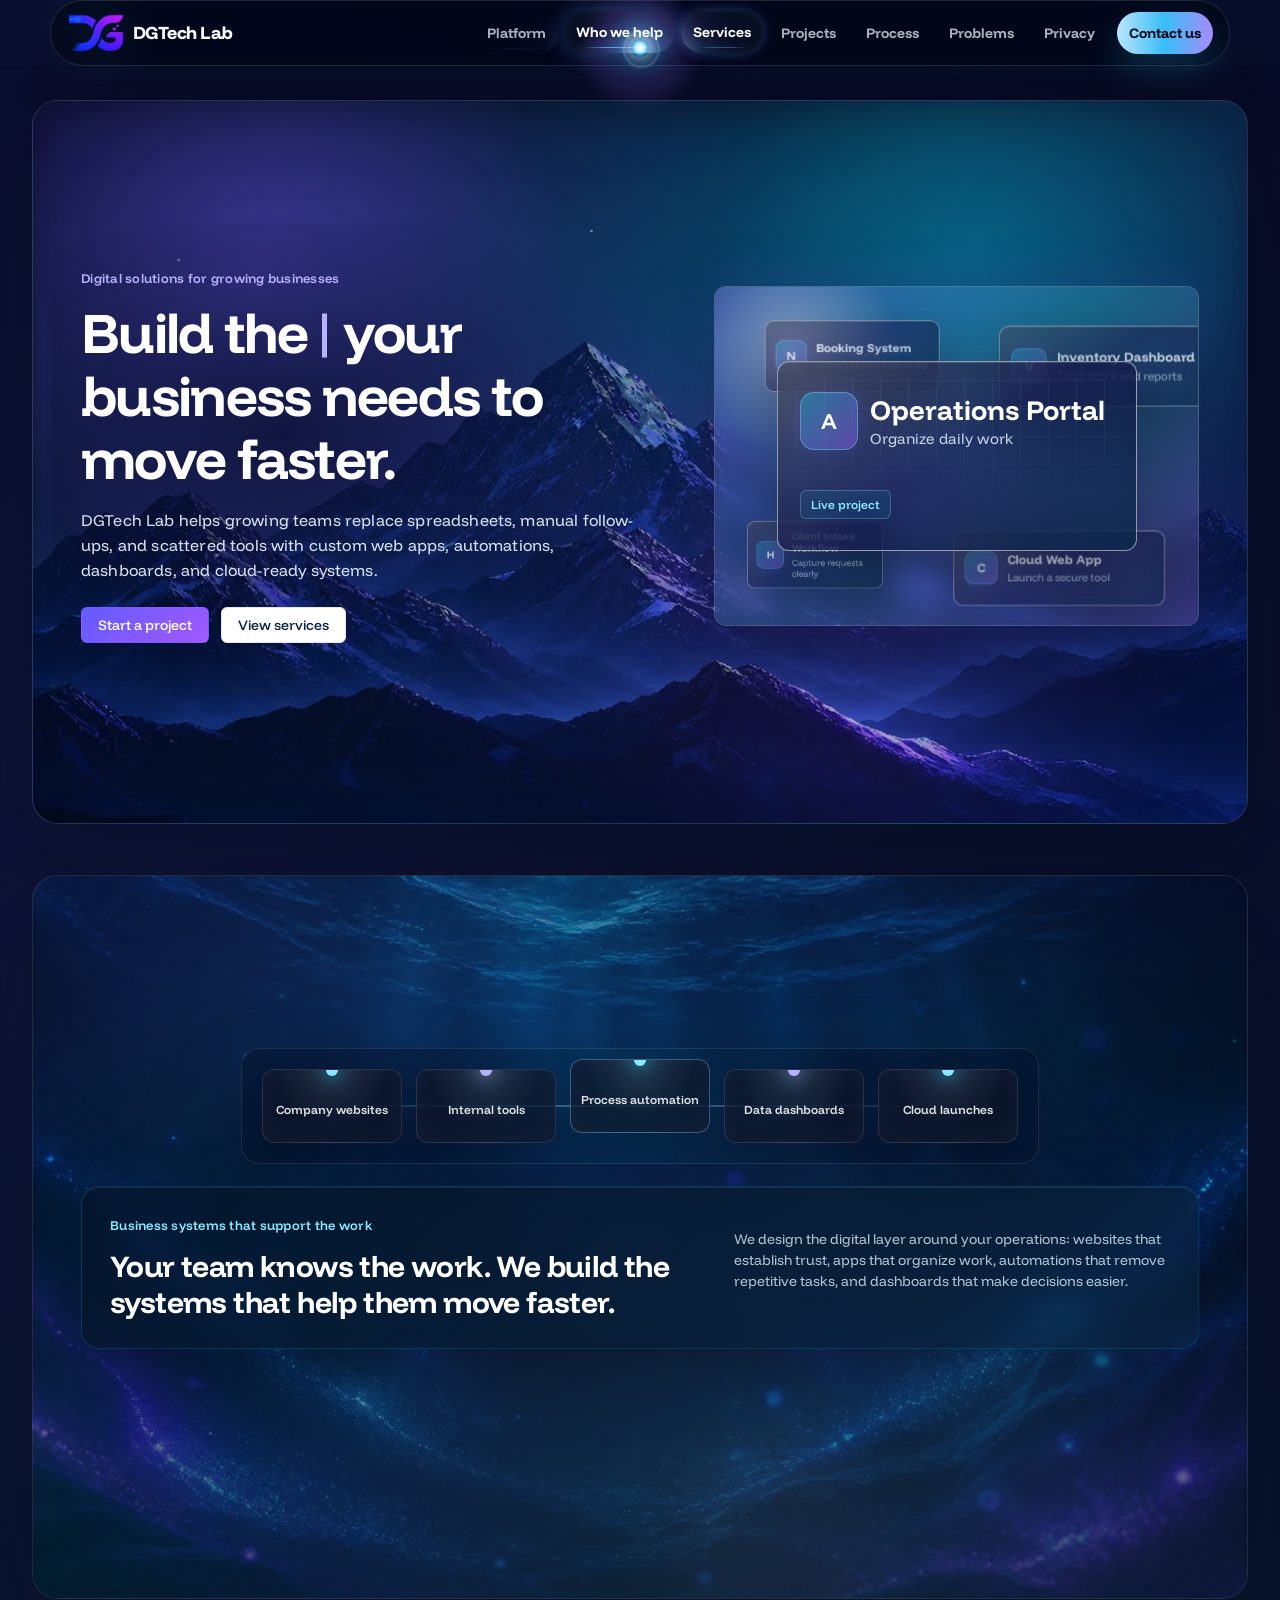
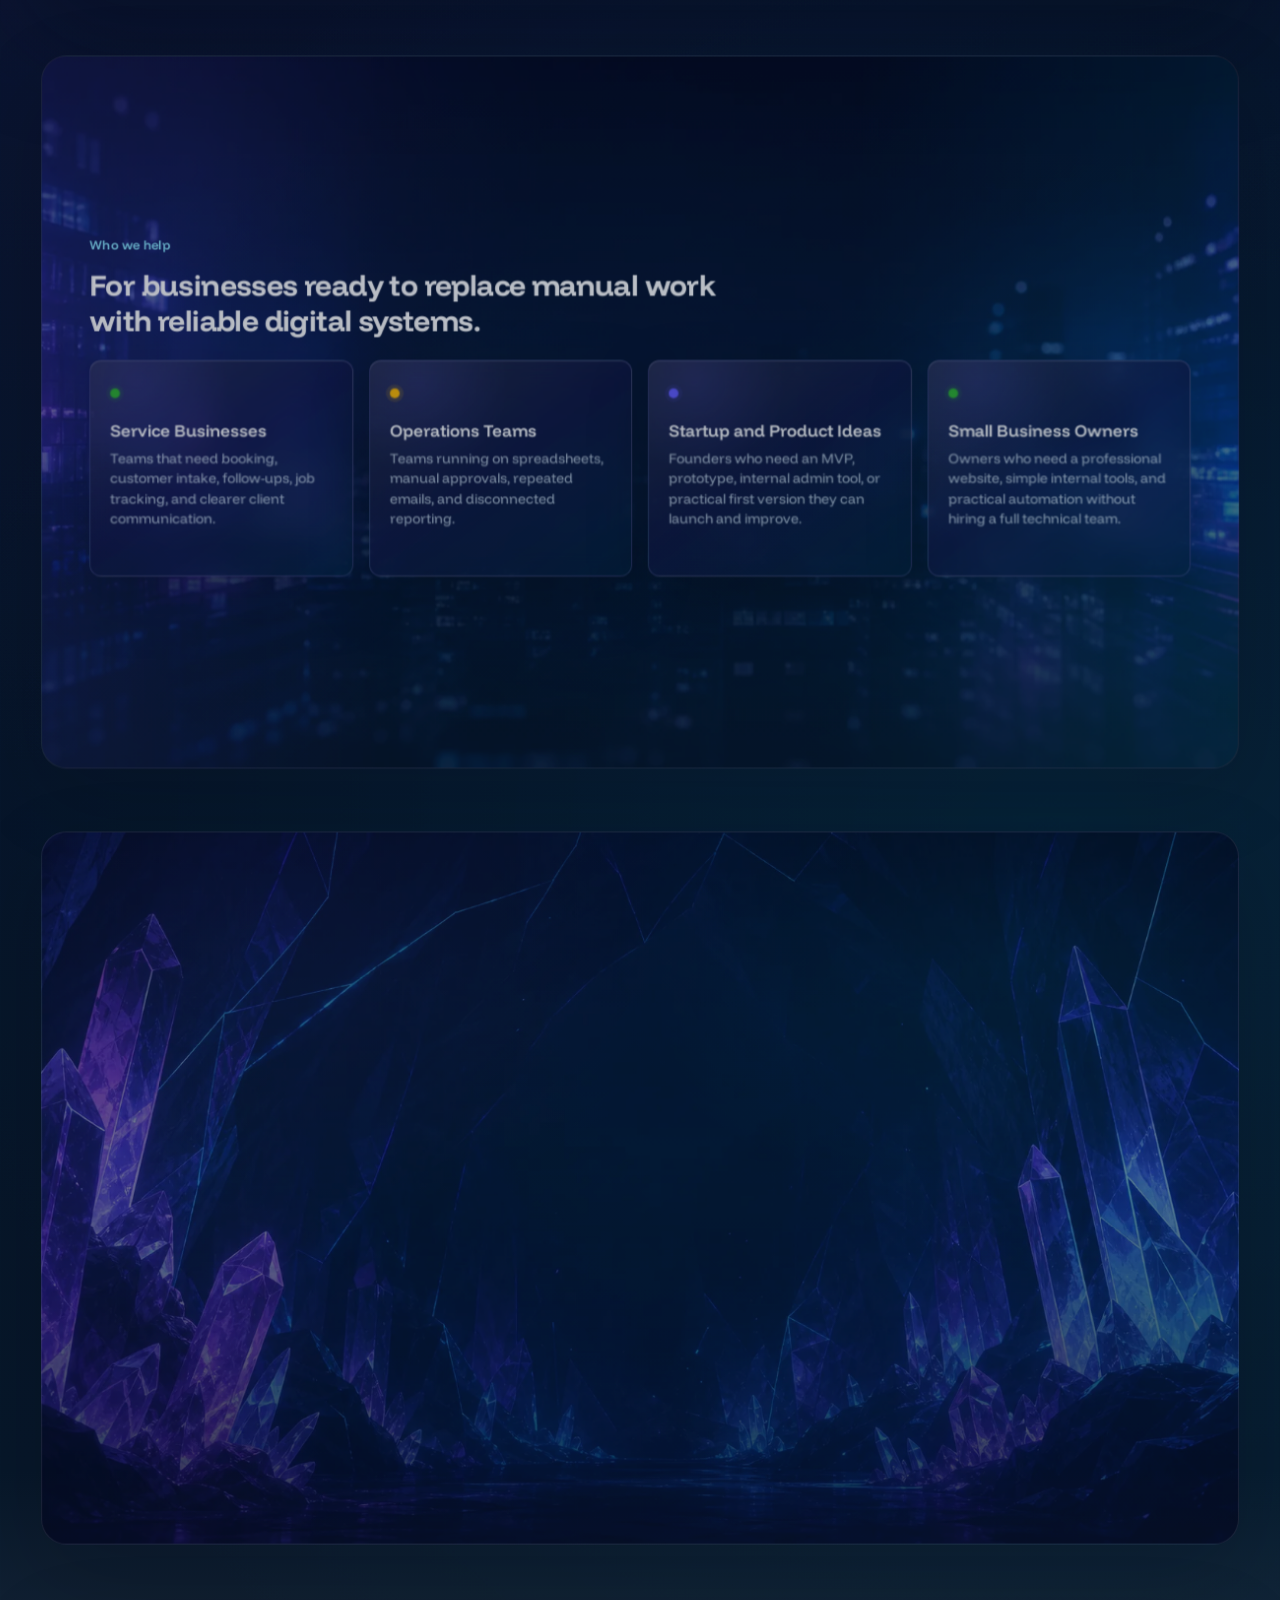
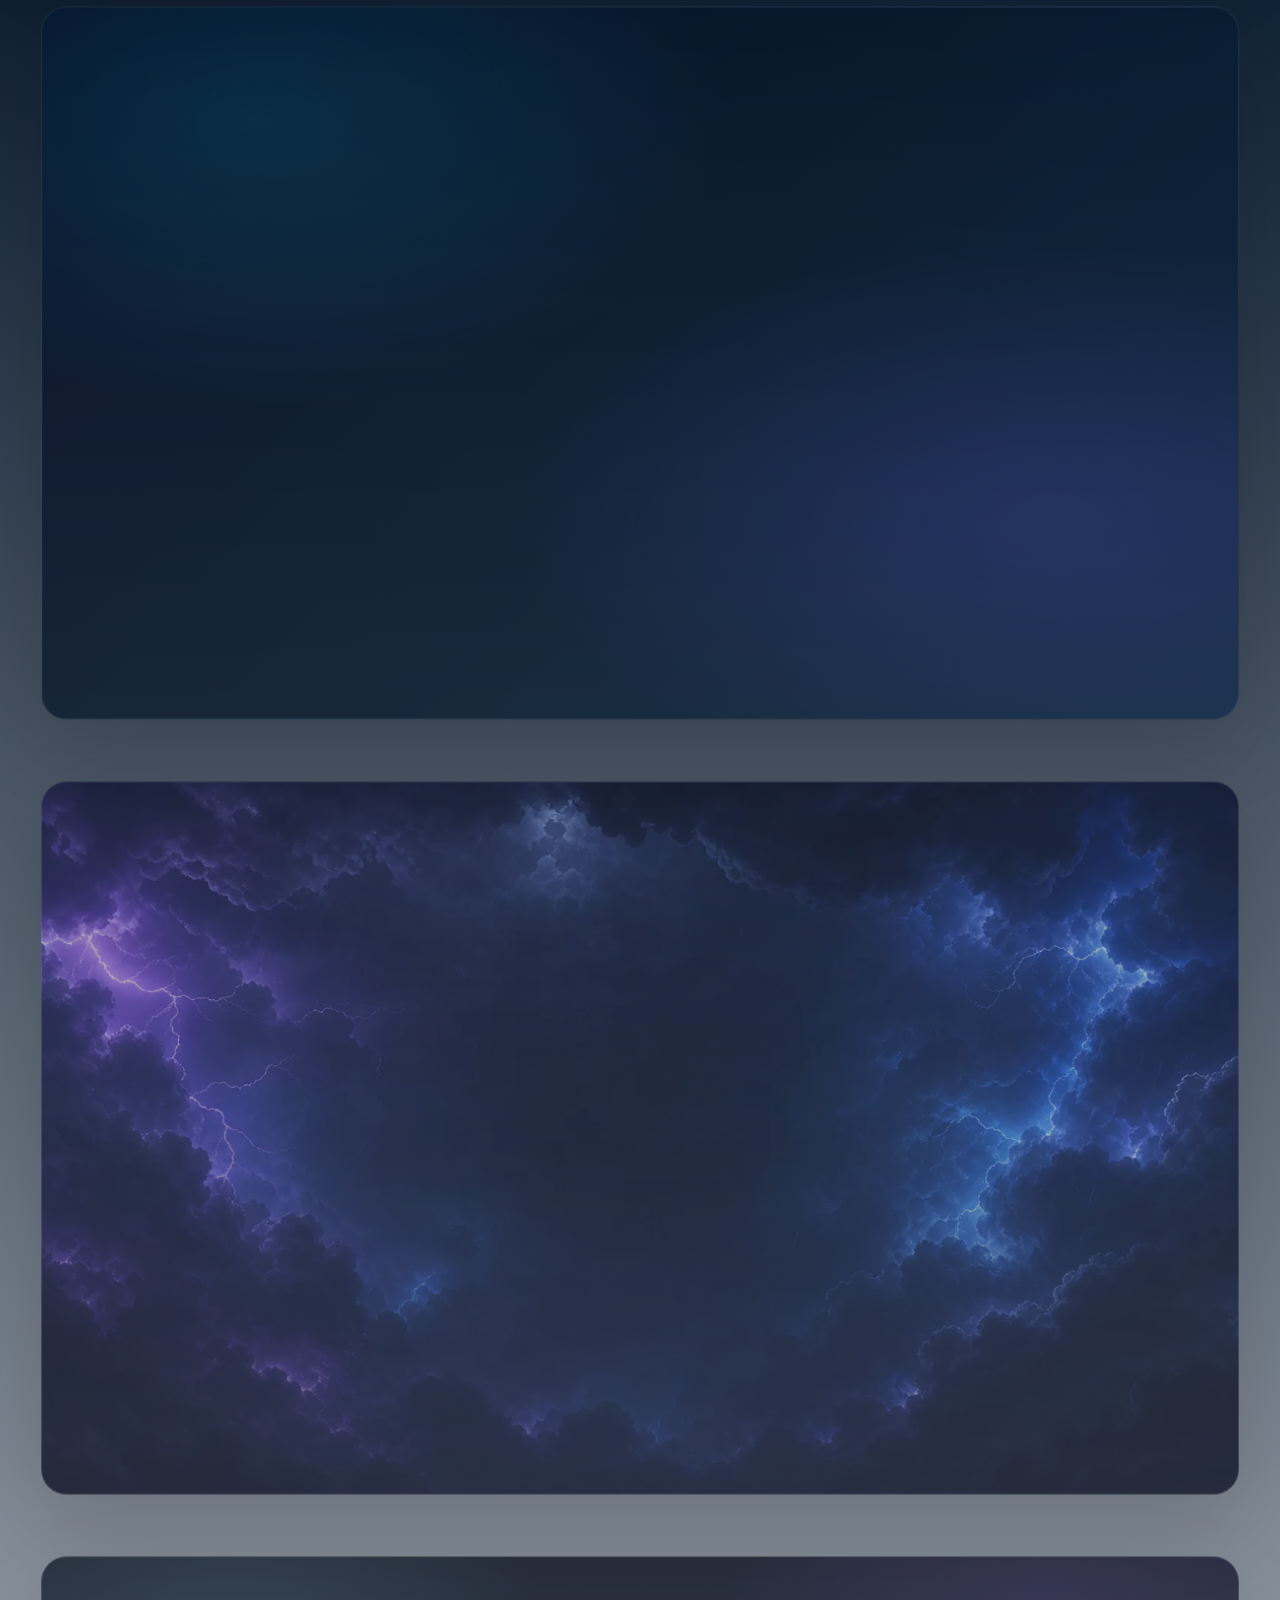
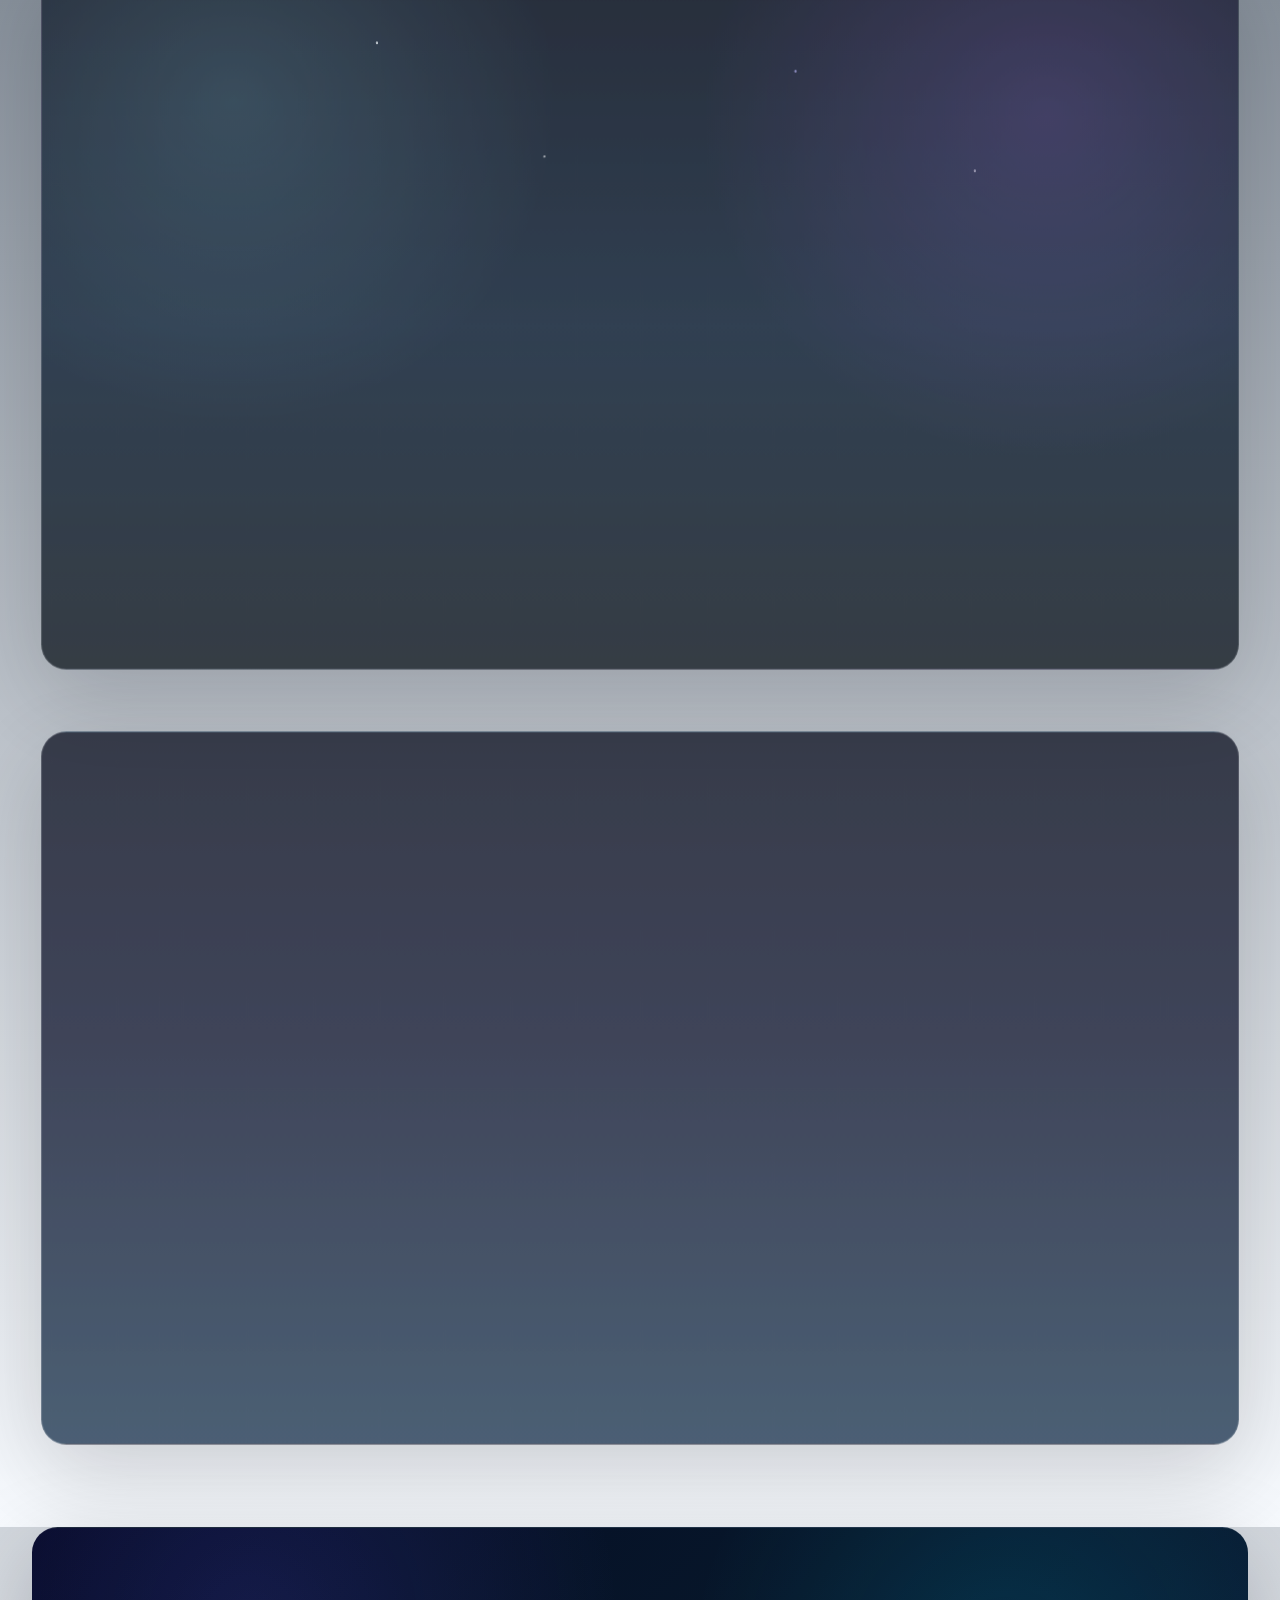
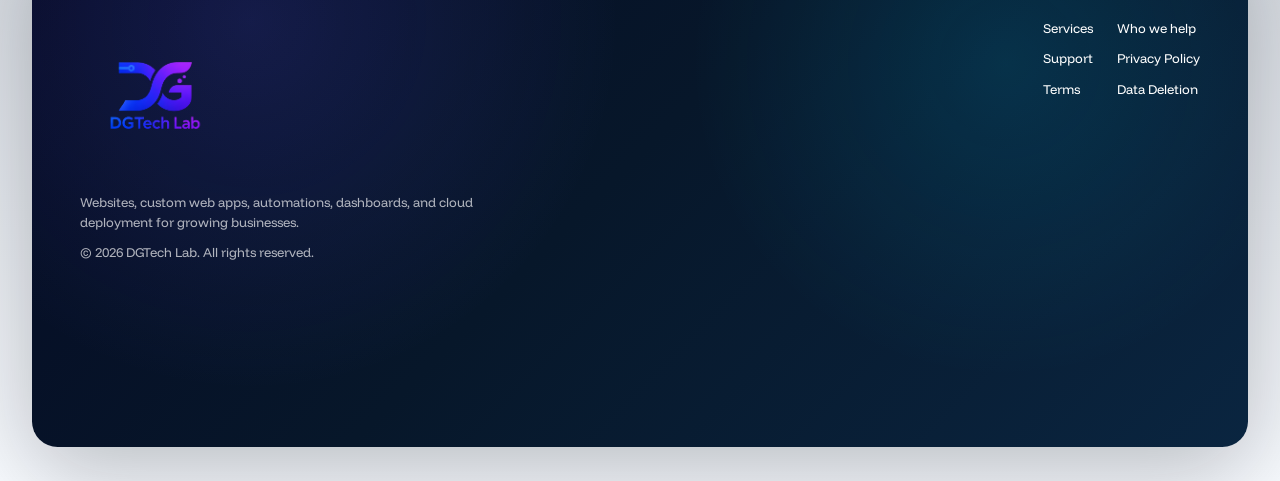
<file: index.html>
<!doctype html>
<html lang="en">
  <head>
    <meta charset="utf-8">
    <meta name="viewport" content="width=device-width, initial-scale=1">
    <title>DGTech Lab | Digital Solutions for Growing Businesses</title>
    <meta name="description" content="DGTech Lab builds practical digital solutions for businesses, including websites, internal tools, automations, cloud apps, dashboards, and workflow systems.">
    <link rel="preconnect" href="https://fonts.googleapis.com">
    <link rel="preconnect" href="https://fonts.gstatic.com" crossorigin>
    <link href="https://fonts.googleapis.com/css2?family=Funnel+Display:wght@400;500;600;700&display=swap" rel="stylesheet">
    <link rel="icon" href="assets/images/dgtechlab-site-icon-rounded.png" type="image/png">
    <link rel="apple-touch-icon" href="assets/images/dgtechlab-site-icon-rounded.png">
    <link rel="preload" href="assets/images/dgtechlab-logo-symbol-cropped.png" as="image" type="image/png">
    <link rel="preload" href="assets/images/generated/hero-mountain-foreground.webp" as="image" type="image/webp" fetchpriority="high">
    <link rel="stylesheet" href="assets/styles.css?v=mobile-menu">
    <script src="assets/site.js?v=mobile-menu" defer></script>
  </head>
  <body class="home-page">
    <div class="header-firefly" aria-hidden="true"></div>
    <header class="site-header">
      <a class="brand" href="index.html" aria-label="DGTech Lab home">
        <img class="brand-logo brand-logo-mark" src="assets/images/dgtechlab-logo-symbol-cropped.png" alt="" decoding="async" fetchpriority="high">
        <span>DGTech Lab</span>
      </a>
      <button class="menu-toggle" type="button" aria-label="Open menu" aria-controls="primary-navigation" aria-expanded="false">
        <span></span>
        <span></span>
        <span></span>
      </button>
      <nav class="nav" id="primary-navigation" aria-label="Primary navigation">
        <a href="#platform">Platform</a>
        <a href="#who">Who we help</a>
        <a href="#services">Services</a>
        <a href="#projects">Projects</a>
        <a href="#process">Process</a>
        <a href="#proof">Problems</a>
        <a href="privacy-policy.html">Privacy</a>
        <a class="nav-cta" href="#contact">Contact us</a>
      </nav>
    </header>

    <main>
      <section class="hero" data-reveal="fade">
        <img class="hero-mountain" src="assets/images/generated/hero-mountain-foreground.webp" alt="" aria-hidden="true" decoding="async" fetchpriority="high">
        <div class="hero-content">
          <p class="eyebrow">Digital solutions for growing businesses</p>
          <h1>Build the <span class="dynamic-word" data-words="apps,automations,dashboards,systems">apps</span> your business needs to move faster.</h1>
          <p class="hero-copy">DGTech Lab helps growing teams replace spreadsheets, manual follow-ups, and scattered tools with custom web apps, automations, dashboards, and cloud-ready systems.</p>
          <div class="hero-actions">
            <a class="button primary" href="#contact">Start a project</a>
            <a class="button secondary" href="#services">View services</a>
          </div>
        </div>
        <div class="hero-media company-card-stage" aria-label="Project company placeholders">
          <button class="company-card company-card-featured is-active" type="button" data-company-card data-slot="featured" aria-pressed="true">
            <span class="company-logo">A</span>
            <span class="company-info">
              <span class="company-name">Operations Portal</span>
              <span class="company-type">Organize daily work</span>
            </span>
            <span class="company-status">Live project</span>
          </button>
          <button class="company-card company-card-float company-card-sm" type="button" data-company-card data-slot="1" aria-pressed="false">
            <span class="company-logo">N</span>
            <span class="company-info">
              <span class="company-name">Booking System</span>
              <span class="company-type">Schedule and follow up</span>
            </span>
            <span class="company-status">Automation</span>
          </button>
          <button class="company-card company-card-float company-card-md" type="button" data-company-card data-slot="2" aria-pressed="false">
            <span class="company-logo">V</span>
            <span class="company-info">
              <span class="company-name">Inventory Dashboard</span>
              <span class="company-type">Track stock and reports</span>
            </span>
            <span class="company-status">Dashboard</span>
          </button>
          <button class="company-card company-card-float company-card-xs" type="button" data-company-card data-slot="3" aria-pressed="false">
            <span class="company-logo">H</span>
            <span class="company-info">
              <span class="company-name">Client Intake Workflow</span>
              <span class="company-type">Capture requests clearly</span>
            </span>
            <span class="company-status">Workflow</span>
          </button>
          <button class="company-card company-card-float company-card-lg" type="button" data-company-card data-slot="4" aria-pressed="false">
            <span class="company-logo">C</span>
            <span class="company-info">
              <span class="company-name">Cloud Web App</span>
              <span class="company-type">Launch a secure tool</span>
            </span>
            <span class="company-status">Web app</span>
          </button>
        </div>
      </section>

      <section class="ocean-depth" aria-label="DGTech Lab platform">
        <div class="trust-strip" aria-label="DGTech Lab capabilities" data-reveal="rise">
          <span>Company websites</span>
          <span>Internal tools</span>
          <span>Process automation</span>
          <span>Data dashboards</span>
          <span>Cloud launches</span>
        </div>

        <div class="intro" id="platform" aria-label="Company focus" data-reveal="split">
          <div>
            <p class="section-kicker">Business systems that support the work</p>
            <h2>Your team knows the work. We build the systems that help them move faster.</h2>
          </div>
          <p>We design the digital layer around your operations: websites that establish trust, apps that organize work, automations that remove repetitive tasks, and dashboards that make decisions easier.</p>
        </div>
      </section>

      <section class="section audience" id="who" data-reveal="rise">
        <canvas class="audience-lights" aria-hidden="true"></canvas>
        <div class="section-heading">
          <p class="section-kicker">Who we help</p>
          <h2>For businesses ready to replace manual work with reliable digital systems.</h2>
        </div>
        <div class="audience-grid">
          <article>
            <span class="status-dot live"></span>
            <h3>Service Businesses</h3>
            <p>Teams that need booking, customer intake, follow-ups, job tracking, and clearer client communication.</p>
          </article>
          <article>
            <span class="status-dot review"></span>
            <h3>Operations Teams</h3>
            <p>Teams running on spreadsheets, manual approvals, repeated emails, and disconnected reporting.</p>
          </article>
          <article>
            <span class="status-dot build"></span>
            <h3>Startup and Product Ideas</h3>
            <p>Founders who need an MVP, prototype, internal admin tool, or practical first version they can launch and improve.</p>
          </article>
          <article>
            <span class="status-dot live"></span>
            <h3>Small Business Owners</h3>
            <p>Owners who need a professional website, simple internal tools, and practical automation without hiring a full technical team.</p>
          </article>
        </div>
      </section>

      <section class="section" id="services" data-reveal="rise">
        <div class="section-heading">
          <p class="section-kicker">Services</p>
          <h2>Practical digital solutions for modern operations.</h2>
        </div>
        <div class="service-grid">
          <article class="service-card">
            <span class="service-icon">01</span>
            <span class="service-chip">Presence</span>
            <h3>Business Websites That Build Trust</h3>
            <p>Professional sites for presence, leads, service pages, policies, and platform review.</p>
          </article>
          <article class="service-card">
            <span class="service-icon">02</span>
            <span class="service-chip success">Operations</span>
            <h3>Custom Tools for Daily Operations</h3>
            <p>Booking, portals, inventory, approvals, reports, and daily workflow tools.</p>
          </article>
          <article class="service-card">
            <span class="service-icon">03</span>
            <span class="service-chip warning">Efficiency</span>
            <h3>Automation That Saves Time</h3>
            <p>Connect forms, sheets, email, CRMs, databases, alerts, and reports.</p>
          </article>
          <article class="service-card">
            <span class="service-icon">04</span>
            <span class="service-chip">Visibility</span>
            <h3>Dashboards for Clear Decisions</h3>
            <p>Clear reporting views that turn operating data into decisions.</p>
          </article>
          <article class="service-card">
            <span class="service-icon">05</span>
            <span class="service-chip success">Infrastructure</span>
            <h3>Cloud-Ready Launch Support</h3>
            <p>Production setup for apps, databases, domains, HTTPS, and launches.</p>
          </article>
          <article class="service-card">
            <span class="service-icon">06</span>
            <span class="service-chip warning">Strategy</span>
            <h3>Technical Planning and System Advice</h3>
            <p>Tool selection, integration planning, and scoped build roadmaps.</p>
          </article>
        </div>
      </section>

      <section class="section product-showcase" id="projects" aria-label="DGTech Lab solution areas" data-reveal="scale">
        <div class="section-heading">
          <p class="section-kicker">What we build</p>
          <h2>From public websites to internal business systems.</h2>
        </div>
        <div class="showcase-grid">
          <article class="showcase-card featured">
            <p class="showcase-label">DGTech Lab Sites</p>
            <h3>Launch a business-ready website with the pages platforms expect.</h3>
            <p>Company profile, service pages, support pages, privacy policy, and the key pages needed for platform verification or online trust.</p>
            <a class="showcase-button" href="#contact">Plan your site</a>
          </article>
          <article class="showcase-card">
            <p class="showcase-label">DGTech Lab Apps</p>
            <h3>Turn repeatable work into a focused web app.</h3>
            <p>Client portals, admin dashboards, order flows, approvals, reporting tools, and lightweight CRMs tailored to daily operations.</p>
            <a class="showcase-button" href="#contact">Discuss an app</a>
          </article>
          <article class="showcase-card">
            <p class="showcase-label">DGTech Lab Automations</p>
            <h3>Connect the tools your team already uses.</h3>
            <p>Forms, spreadsheets, email, cloud databases, notifications, files, and reports connected so your team does less manual follow-up.</p>
            <a class="showcase-button" href="#contact">Map a workflow</a>
          </article>
        </div>
      </section>

      <section class="band" id="process" data-reveal="fade">
        <div class="process-cloud-layer process-cloud-layer-back" aria-hidden="true"></div>
        <div class="process-cloud-layer process-cloud-layer-front" aria-hidden="true"></div>
        <div class="process-rain-mist" aria-hidden="true"></div>
        <div class="process-lightning-bolt" aria-hidden="true"></div>
        <div class="section-heading">
          <p class="section-kicker">How we work</p>
          <h2>We turn unclear business problems into working systems.</h2>
        </div>
        <div class="steps">
          <article>
            <span class="step-icon" aria-hidden="true"></span>
            <span class="step-title">The Challenge</span>
            <p>We clarify the manual work, scattered tools, unclear processes, and business pressure your team is dealing with.</p>
          </article>
          <article>
            <span class="step-icon" aria-hidden="true"></span>
            <span class="step-title">Discovery</span>
            <p>We map the real workflow, bottlenecks, users, data, tools, and decisions the system needs to support.</p>
          </article>
          <article>
            <span class="step-icon" aria-hidden="true"></span>
            <span class="step-title">Strategy</span>
            <p>We turn the challenge into a clear build path: scope, priorities, screens, integrations, hosting, and launch plan.</p>
          </article>
          <article>
            <span class="step-icon" aria-hidden="true"></span>
            <span class="step-title">Build</span>
            <p>We develop the website, app, automation, dashboard, or cloud setup in focused increments.</p>
          </article>
          <article>
            <span class="step-icon" aria-hidden="true"></span>
            <span class="step-title">Launch</span>
            <p>We test, deploy, connect domains, prepare policies, and move the solution into production.</p>
          </article>
          <article>
            <span class="step-icon" aria-hidden="true"></span>
            <span class="step-title">Clarity</span>
            <p>Your team gets a working system, clearer operations, and a practical foundation to improve after launch.</p>
          </article>
        </div>
      </section>

      <section class="section proof" id="proof" data-reveal="rise">
        <canvas class="proof-beam" aria-hidden="true"></canvas>
        <canvas class="proof-waves" aria-hidden="true"></canvas>
        <img class="proof-lighthouse" src="assets/images/generated/lighthouse-no-beam.webp" alt="" aria-hidden="true" loading="lazy" decoding="async">
        <div class="section-heading">
          <p class="section-kicker">Common problems we solve</p>
          <h2>Practical problems we help businesses solve.</h2>
        </div>
        <div class="proof-grid">
          <article>
            <p>"We need a website that looks legitimate and has the key pages required before we launch apps."</p>
            <span>Public presence</span>
          </article>
          <article>
            <p>"We are losing time copying data between forms, spreadsheets, email, and reports."</p>
            <span>Workflow automation</span>
          </article>
          <article>
            <p>"We want a custom system, but we need a first version that is clear, useful, and maintainable."</p>
            <span>Custom development</span>
          </article>
        </div>
      </section>

      <section class="section split" id="contact" data-reveal="split">
        <div>
          <p class="section-kicker">Start the conversation</p>
          <h2>Tell us what you are trying to build or improve.</h2>
          <p>Send us a short message about your website, app, automation, dashboard, or cloud setup. We'll help you shape the right first version.</p>
        </div>
        <div class="contact-panel">
          <p class="contact-label">Contact</p>
          <a href="mailto:admin@dgtechlab.com">admin@dgtechlab.com</a>
          <p>Share what is slowing your team down or what you want to launch next. We'll help turn it into a practical build plan.</p>
        </div>
      </section>

    </main>

    <footer class="footer">
      <div class="footer-brand">
        <a class="brand" href="index.html" aria-label="DGTech Lab home">
          <img class="brand-logo brand-logo-footer" src="assets/images/dgtechlab-logo-footer-lockup.png" alt="" loading="lazy" decoding="async">
        </a>
        <p>Websites, custom web apps, automations, dashboards, and cloud deployment for growing businesses.</p>
        <p>&copy; 2026 DGTech Lab. All rights reserved.</p>
      </div>
      <nav aria-label="Footer navigation">
        <a href="index.html#services">Services</a>
        <a href="index.html#who">Who we help</a>
        <a href="support.html">Support</a>
        <a href="privacy-policy.html">Privacy Policy</a>
        <a href="terms-of-service.html">Terms</a>
        <a href="data-deletion.html">Data Deletion</a>
      </nav>
    </footer>
  </body>
</html>
</file>
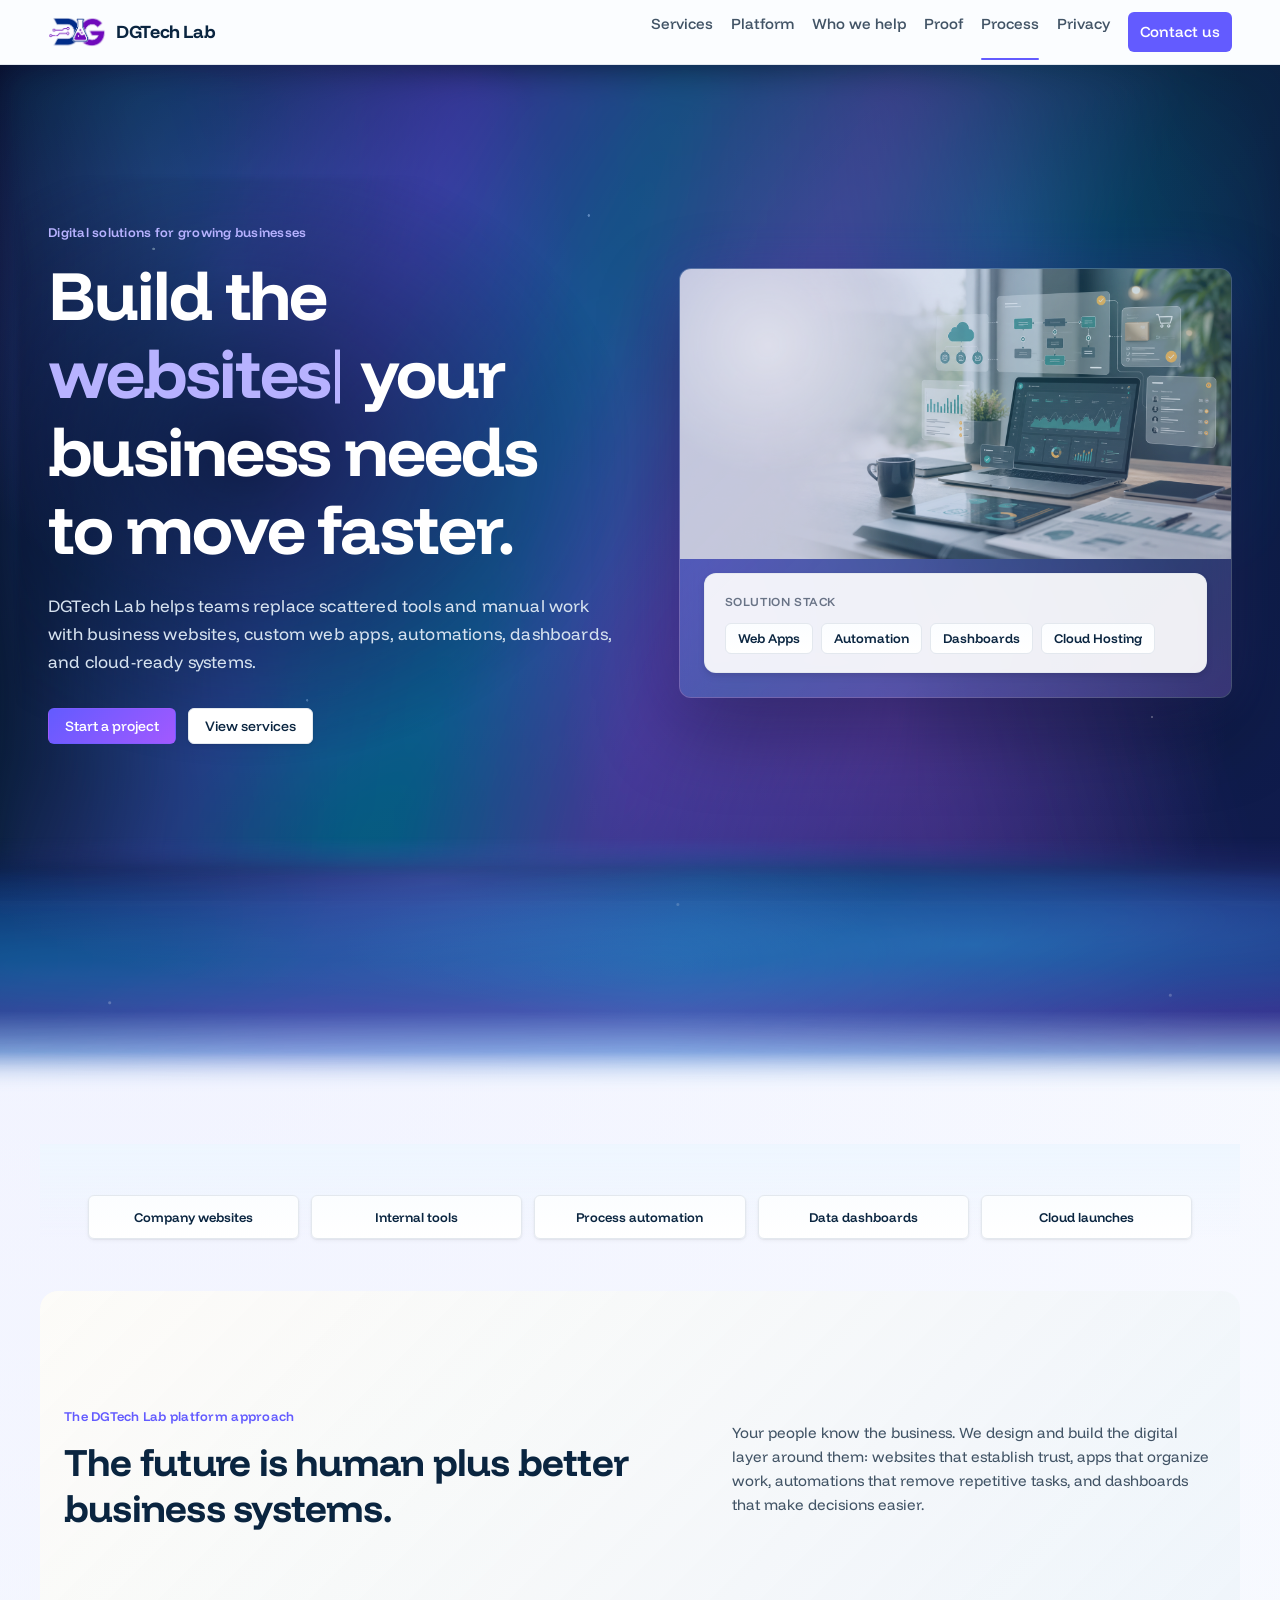
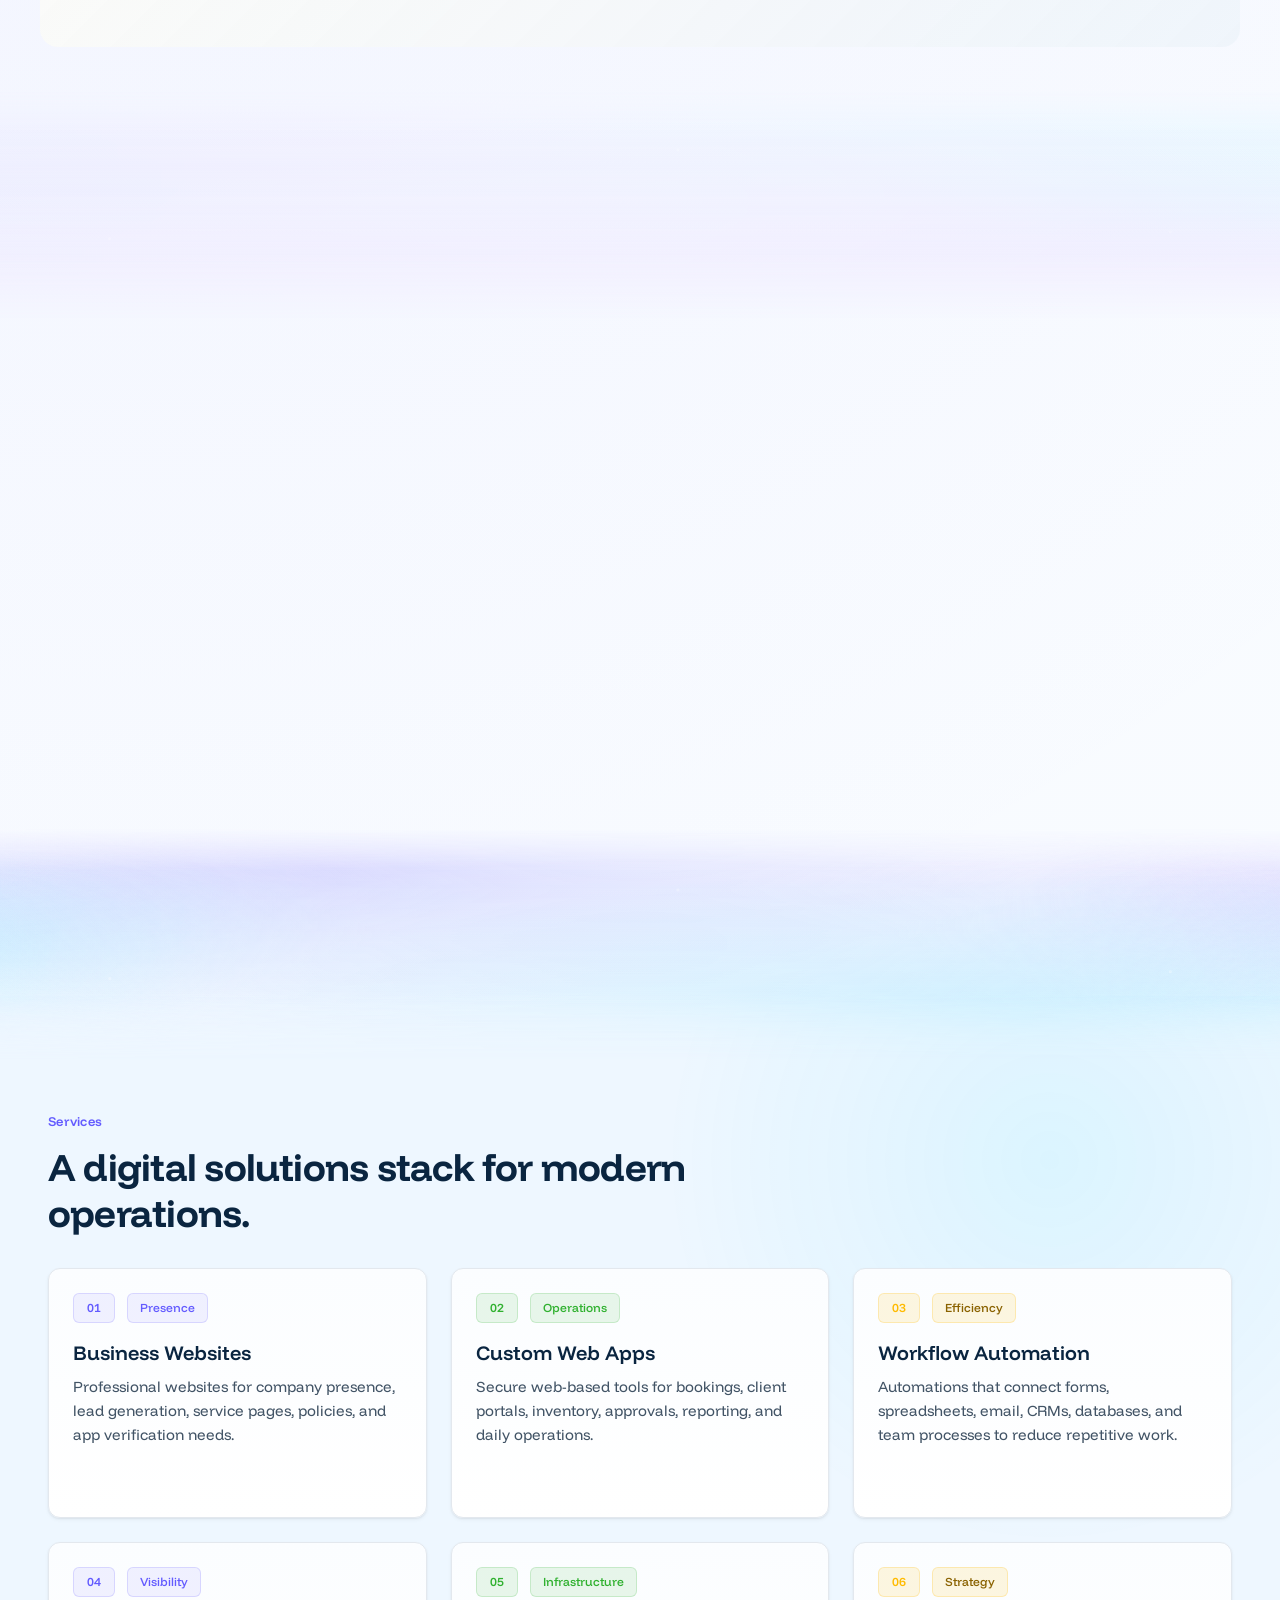
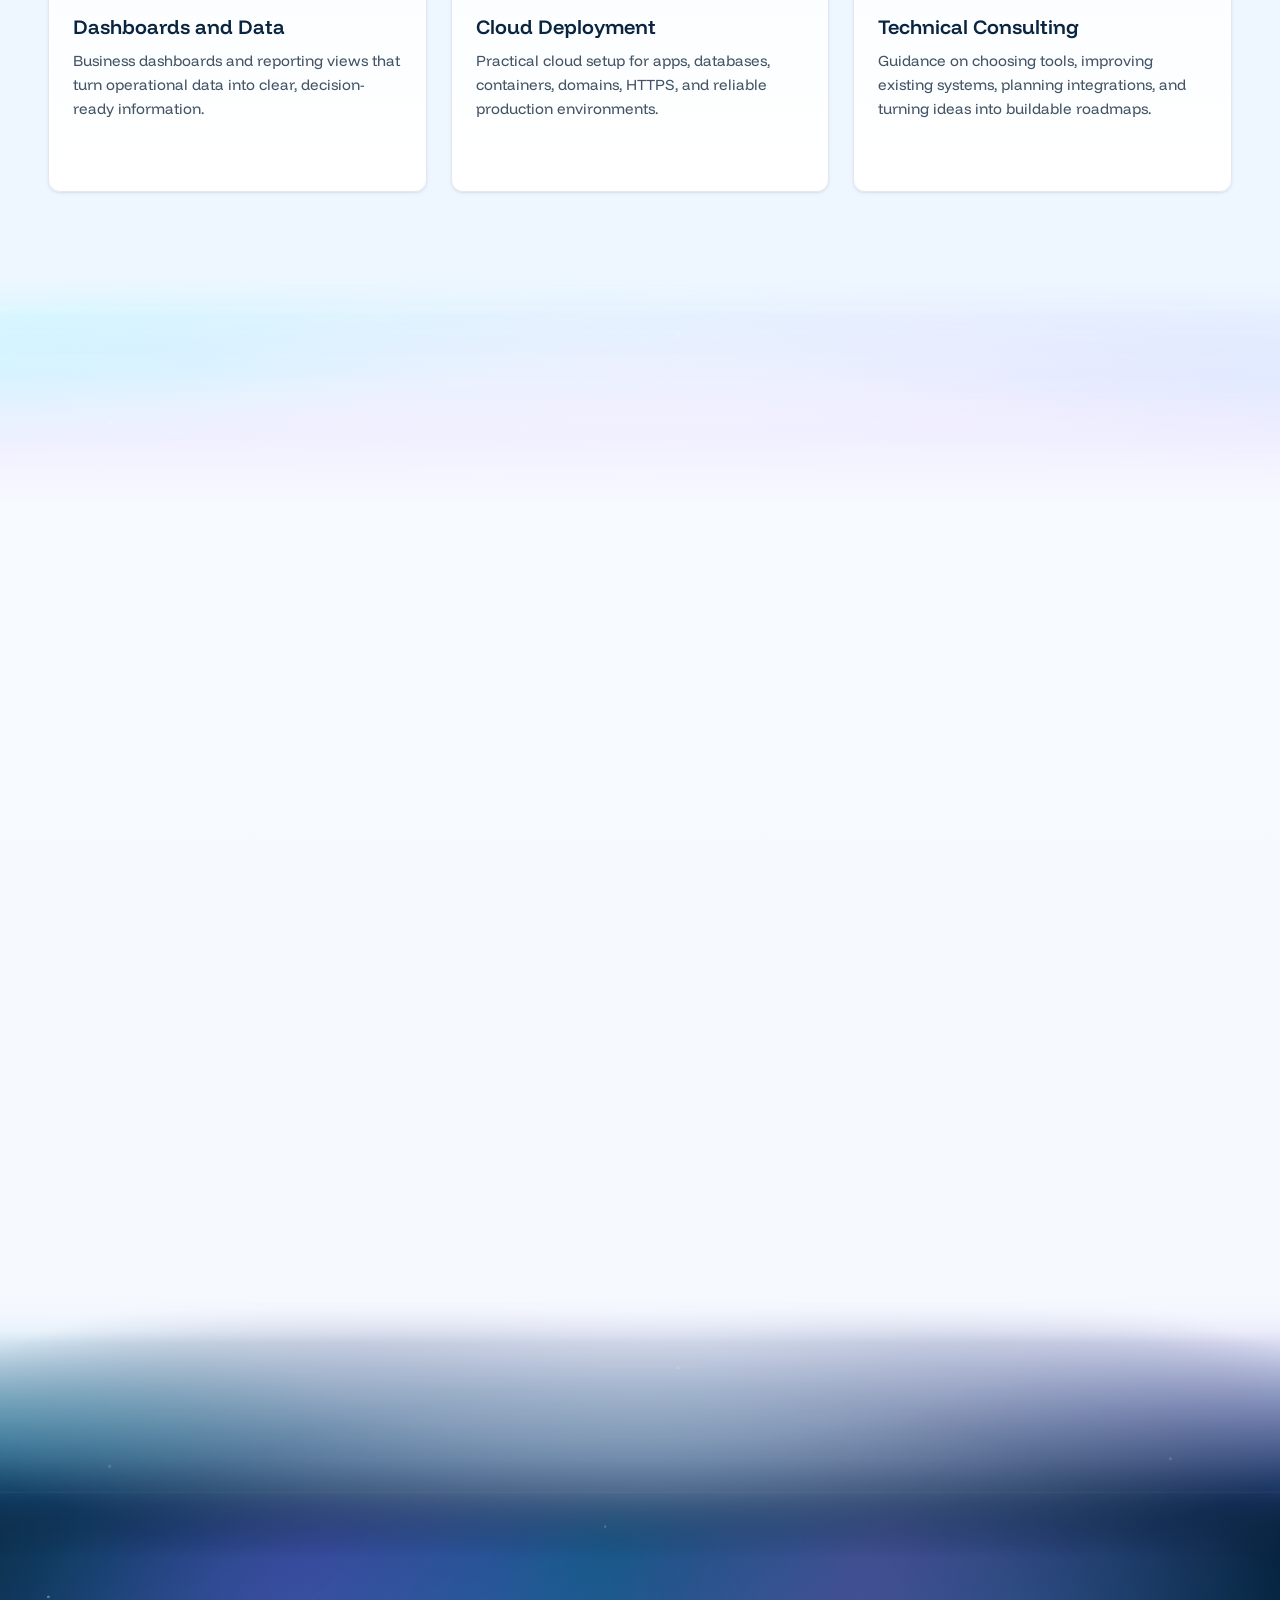
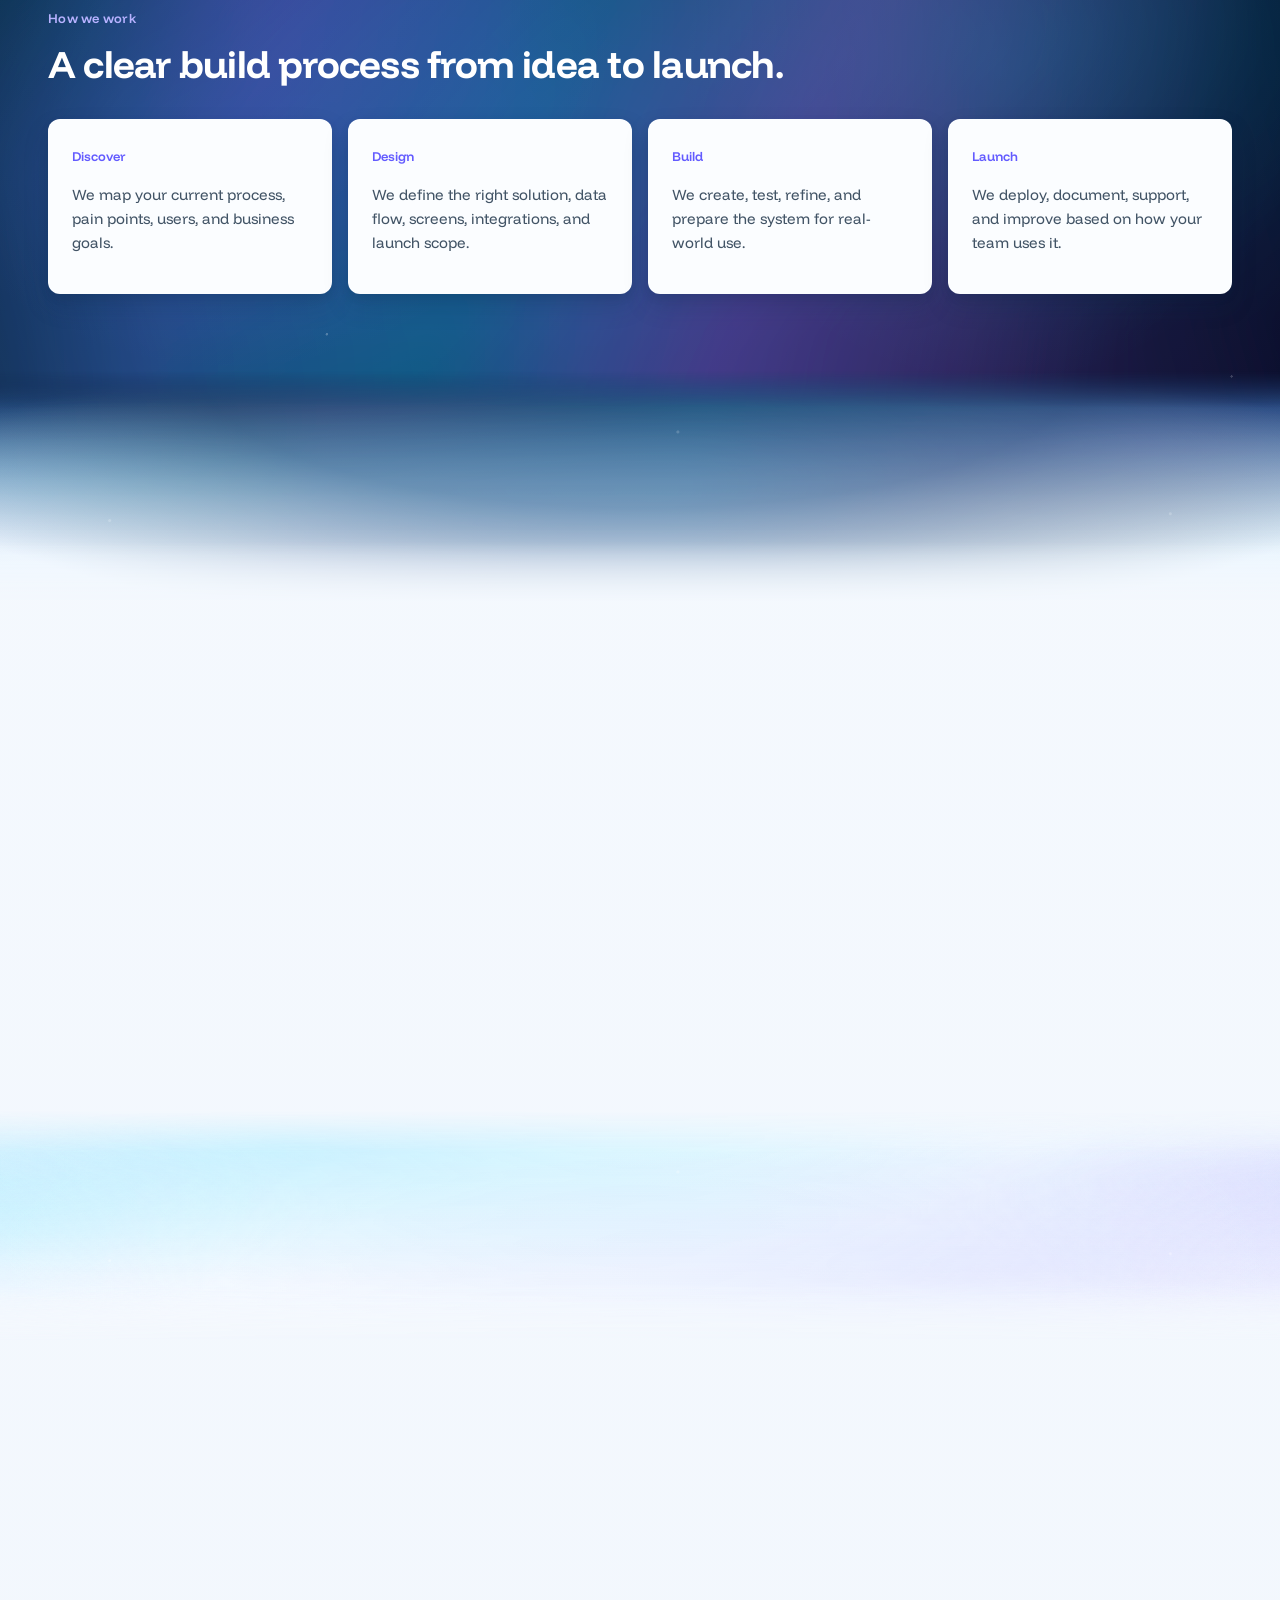
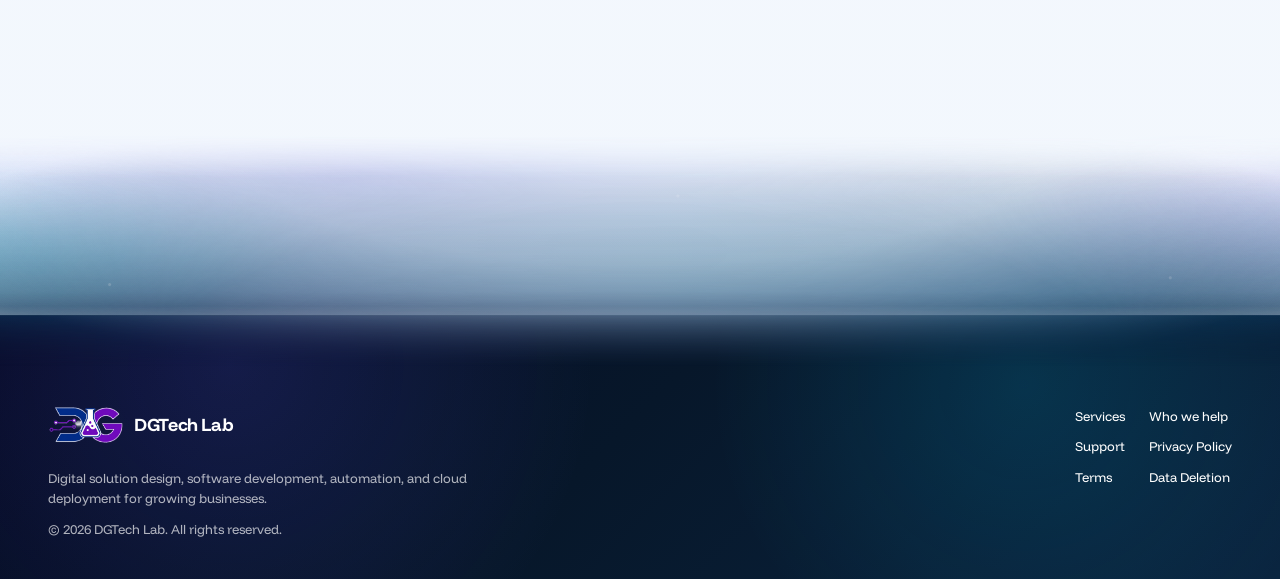
<file: Backup/index.html>
<!doctype html>
<html lang="en">
  <head>
    <meta charset="utf-8">
    <meta name="viewport" content="width=device-width, initial-scale=1">
    <title>DGTech Lab | Digital Solutions for Growing Businesses</title>
    <meta name="description" content="DGTech Lab builds practical digital solutions for businesses, including websites, internal tools, automations, cloud apps, dashboards, and workflow systems.">
    <link rel="preconnect" href="https://fonts.googleapis.com">
    <link rel="preconnect" href="https://fonts.gstatic.com" crossorigin>
    <link href="https://fonts.googleapis.com/css2?family=Funnel+Display:wght@300;400;500;600;700;800&display=swap" rel="stylesheet">
    <link rel="preload" href="assets/images/dgtechlab-logo-mark.png" as="image">
    <link rel="preload" href="assets/images/dgtechlab-hero.png" as="image">
    <link rel="stylesheet" href="assets/styles.css">
    <script src="assets/site.js" defer></script>
  </head>
  <body>
    <header class="site-header">
      <a class="brand" href="index.html" aria-label="DGTech Lab home">
        <img class="brand-logo brand-logo-mark" src="assets/images/dgtechlab-logo-mark.png" alt="">
        <span>DGTech Lab</span>
      </a>
      <nav class="nav" aria-label="Primary navigation">
        <a href="#services">Services</a>
        <a href="#platform">Platform</a>
        <a href="#who">Who we help</a>
        <a href="#proof">Proof</a>
        <a href="#process">Process</a>
        <a href="privacy-policy.html">Privacy</a>
        <a class="nav-cta" href="#contact">Contact us</a>
      </nav>
    </header>

    <main>
      <section class="hero" data-reveal="fade">
        <div class="hero-content">
          <p class="eyebrow">Digital solutions for growing businesses</p>
          <h1>Build the <span class="dynamic-word" data-words="systems,websites,apps,workflows">systems</span> your business needs to move faster.</h1>
          <p class="hero-copy">DGTech Lab helps teams replace scattered tools and manual work with business websites, custom web apps, automations, dashboards, and cloud-ready systems.</p>
          <div class="hero-actions">
            <a class="button primary" href="#contact">Start a project</a>
            <a class="button secondary" href="#services">View services</a>
          </div>
        </div>
        <div class="hero-media">
          <img src="assets/images/dgtechlab-hero.png" alt="Digital dashboards and workflow automation screens on a modern business workspace.">
          <div class="solution-stack" aria-label="DGTech Lab solution stack">
            <p>Solution stack</p>
            <div>
              <span>Web Apps</span>
              <span>Automation</span>
              <span>Dashboards</span>
              <span>Cloud Hosting</span>
            </div>
          </div>
        </div>
      </section>

      <div class="style_transition w-variant-dgtech-hero-to-light is-dark" aria-hidden="true"></div>

      <section class="trust-strip" aria-label="DGTech Lab capabilities" data-reveal="rise">
        <span>Company websites</span>
        <span>Internal tools</span>
        <span>Process automation</span>
        <span>Data dashboards</span>
        <span>Cloud launches</span>
      </section>

      <section class="intro" id="platform" aria-label="Company focus" data-reveal="split">
        <div>
          <p class="section-kicker">The DGTech Lab platform approach</p>
          <h2>The future is human plus better business systems.</h2>
        </div>
        <p>Your people know the business. We design and build the digital layer around them: websites that establish trust, apps that organize work, automations that remove repetitive tasks, and dashboards that make decisions easier.</p>
      </section>

      <div class="style_transition w-variant-dgtech-light-flow" aria-hidden="true"></div>

      <section class="section audience" id="who" data-reveal="rise">
        <div class="section-heading">
          <p class="section-kicker">Who we help</p>
          <h2>For businesses ready to move from scattered tools to reliable systems.</h2>
        </div>
        <div class="audience-grid">
          <article>
            <span class="status-dot live"></span>
            <h3>Service Businesses</h3>
            <p>Teams that need booking, customer intake, follow-ups, job tracking, and better client communication.</p>
          </article>
          <article>
            <span class="status-dot review"></span>
            <h3>Operations Teams</h3>
            <p>Businesses running on spreadsheets, manual approvals, repeated emails, and disconnected reporting.</p>
          </article>
          <article>
            <span class="status-dot build"></span>
            <h3>Startup and Product Ideas</h3>
            <p>Founders who need an MVP, prototype, internal admin tool, or cloud-ready first version.</p>
          </article>
        </div>
      </section>

      <div class="style_transition w-variant-dgtech-purple-to-blue" aria-hidden="true"></div>

      <section class="section" id="services" data-reveal="rise">
        <div class="section-heading">
          <p class="section-kicker">Services</p>
          <h2>A digital solutions stack for modern operations.</h2>
        </div>
        <div class="service-grid">
          <article class="service-card">
            <span class="service-icon">01</span>
            <span class="service-chip">Presence</span>
            <h3>Business Websites</h3>
            <p>Professional websites for company presence, lead generation, service pages, policies, and app verification needs.</p>
          </article>
          <article class="service-card">
            <span class="service-icon">02</span>
            <span class="service-chip success">Operations</span>
            <h3>Custom Web Apps</h3>
            <p>Secure web-based tools for bookings, client portals, inventory, approvals, reporting, and daily operations.</p>
          </article>
          <article class="service-card">
            <span class="service-icon">03</span>
            <span class="service-chip warning">Efficiency</span>
            <h3>Workflow Automation</h3>
            <p>Automations that connect forms, spreadsheets, email, CRMs, databases, and team processes to reduce repetitive work.</p>
          </article>
          <article class="service-card">
            <span class="service-icon">04</span>
            <span class="service-chip">Visibility</span>
            <h3>Dashboards and Data</h3>
            <p>Business dashboards and reporting views that turn operational data into clear, decision-ready information.</p>
          </article>
          <article class="service-card">
            <span class="service-icon">05</span>
            <span class="service-chip success">Infrastructure</span>
            <h3>Cloud Deployment</h3>
            <p>Practical cloud setup for apps, databases, containers, domains, HTTPS, and reliable production environments.</p>
          </article>
          <article class="service-card">
            <span class="service-icon">06</span>
            <span class="service-chip warning">Strategy</span>
            <h3>Technical Consulting</h3>
            <p>Guidance on choosing tools, improving existing systems, planning integrations, and turning ideas into buildable roadmaps.</p>
          </article>
        </div>
      </section>

      <div class="style_transition w-variant-dgtech-light-glow" aria-hidden="true"></div>

      <section class="section product-showcase" aria-label="DGTech Lab solution areas" data-reveal="scale">
        <div class="section-heading">
          <p class="section-kicker">What we build</p>
          <h2>From public presence to internal systems.</h2>
        </div>
        <div class="showcase-grid">
          <article class="showcase-card featured">
            <p class="showcase-label">DGTech Lab Sites</p>
            <h3>Launch a business-ready website with the pages platforms expect.</h3>
            <p>Company profile, service pages, support pages, privacy policy, data deletion instructions, and a clean foundation for Google or app-store verification.</p>
            <a href="#contact">Plan your site -></a>
          </article>
          <article class="showcase-card">
            <p class="showcase-label">DGTech Lab Apps</p>
            <h3>Turn repeatable work into a focused web app.</h3>
            <p>Client portals, admin dashboards, order flows, approvals, reporting tools, and lightweight CRMs tailored to the way your business operates.</p>
            <a href="#contact">Discuss an app -></a>
          </article>
          <article class="showcase-card">
            <p class="showcase-label">DGTech Lab Automations</p>
            <h3>Connect the tools your team already uses.</h3>
            <p>Forms, spreadsheets, email, cloud databases, notifications, files, and reporting pipelines working together with less manual follow-up.</p>
            <a href="#contact">Map a workflow -></a>
          </article>
        </div>
      </section>

      <div class="style_transition w-variant-dgtech-light-to-dark is-dark" aria-hidden="true"></div>

      <section class="band" id="process" data-reveal="fade">
        <div class="section-heading">
          <p class="section-kicker">How we work</p>
          <h2>A clear build process from idea to launch.</h2>
        </div>
        <div class="steps">
          <article>
            <span>Discover</span>
            <p>We map your current process, pain points, users, and business goals.</p>
          </article>
          <article>
            <span>Design</span>
            <p>We define the right solution, data flow, screens, integrations, and launch scope.</p>
          </article>
          <article>
            <span>Build</span>
            <p>We create, test, refine, and prepare the system for real-world use.</p>
          </article>
          <article>
            <span>Launch</span>
            <p>We deploy, document, support, and improve based on how your team uses it.</p>
          </article>
        </div>
      </section>

      <div class="style_transition w-variant-dgtech-dark-to-light" aria-hidden="true"></div>

      <section class="section proof" id="proof" data-reveal="rise">
        <div class="section-heading">
          <p class="section-kicker">Why teams choose this kind of build</p>
          <h2>Designed for practical business outcomes, not software theater.</h2>
        </div>
        <div class="proof-grid">
          <article>
            <p>“We need a website that looks legitimate and has the policy pages required before we launch apps.”</p>
            <span>Public presence</span>
          </article>
          <article>
            <p>“We are losing time copying data between forms, spreadsheets, email, and reports.”</p>
            <span>Workflow automation</span>
          </article>
          <article>
            <p>“We want a custom system, but we need a first version that is clear, useful, and maintainable.”</p>
            <span>Custom development</span>
          </article>
        </div>
      </section>

      <div class="style_transition w-variant-dgtech-blue-to-light" aria-hidden="true"></div>

      <section class="section split" id="contact" data-reveal="split">
        <div>
          <p class="section-kicker">Start the conversation</p>
          <h2>Ready to build your next business system?</h2>
          <p>Whether you need a company website, a custom tool, an automation, or a cloud-hosted app, DGTech Lab can help shape the right first version and build from there.</p>
        </div>
        <div class="contact-panel">
          <p class="contact-label">Contact</p>
          <a href="mailto:hello@dgtechlab.com">hello@dgtechlab.com</a>
          <p>DGTech Lab provides digital solution design, software development, and technical consulting for businesses.</p>
        </div>
      </section>

      <div class="style_transition w-variant-dgtech-light-to-footer is-dark" aria-hidden="true"></div>
    </main>

    <footer class="footer">
      <div class="footer-brand">
        <a class="brand" href="index.html" aria-label="DGTech Lab home">
          <img class="brand-logo brand-logo-mark" src="assets/images/dgtechlab-logo-mark.png" alt="">
          <span>DGTech Lab</span>
        </a>
        <p>Digital solution design, software development, automation, and cloud deployment for growing businesses.</p>
        <p>&copy; 2026 DGTech Lab. All rights reserved.</p>
      </div>
      <nav aria-label="Footer navigation">
        <a href="index.html#services">Services</a>
        <a href="index.html#who">Who we help</a>
        <a href="support.html">Support</a>
        <a href="privacy-policy.html">Privacy Policy</a>
        <a href="terms-of-service.html">Terms</a>
        <a href="data-deletion.html">Data Deletion</a>
      </nav>
    </footer>
  </body>
</html>
</file>
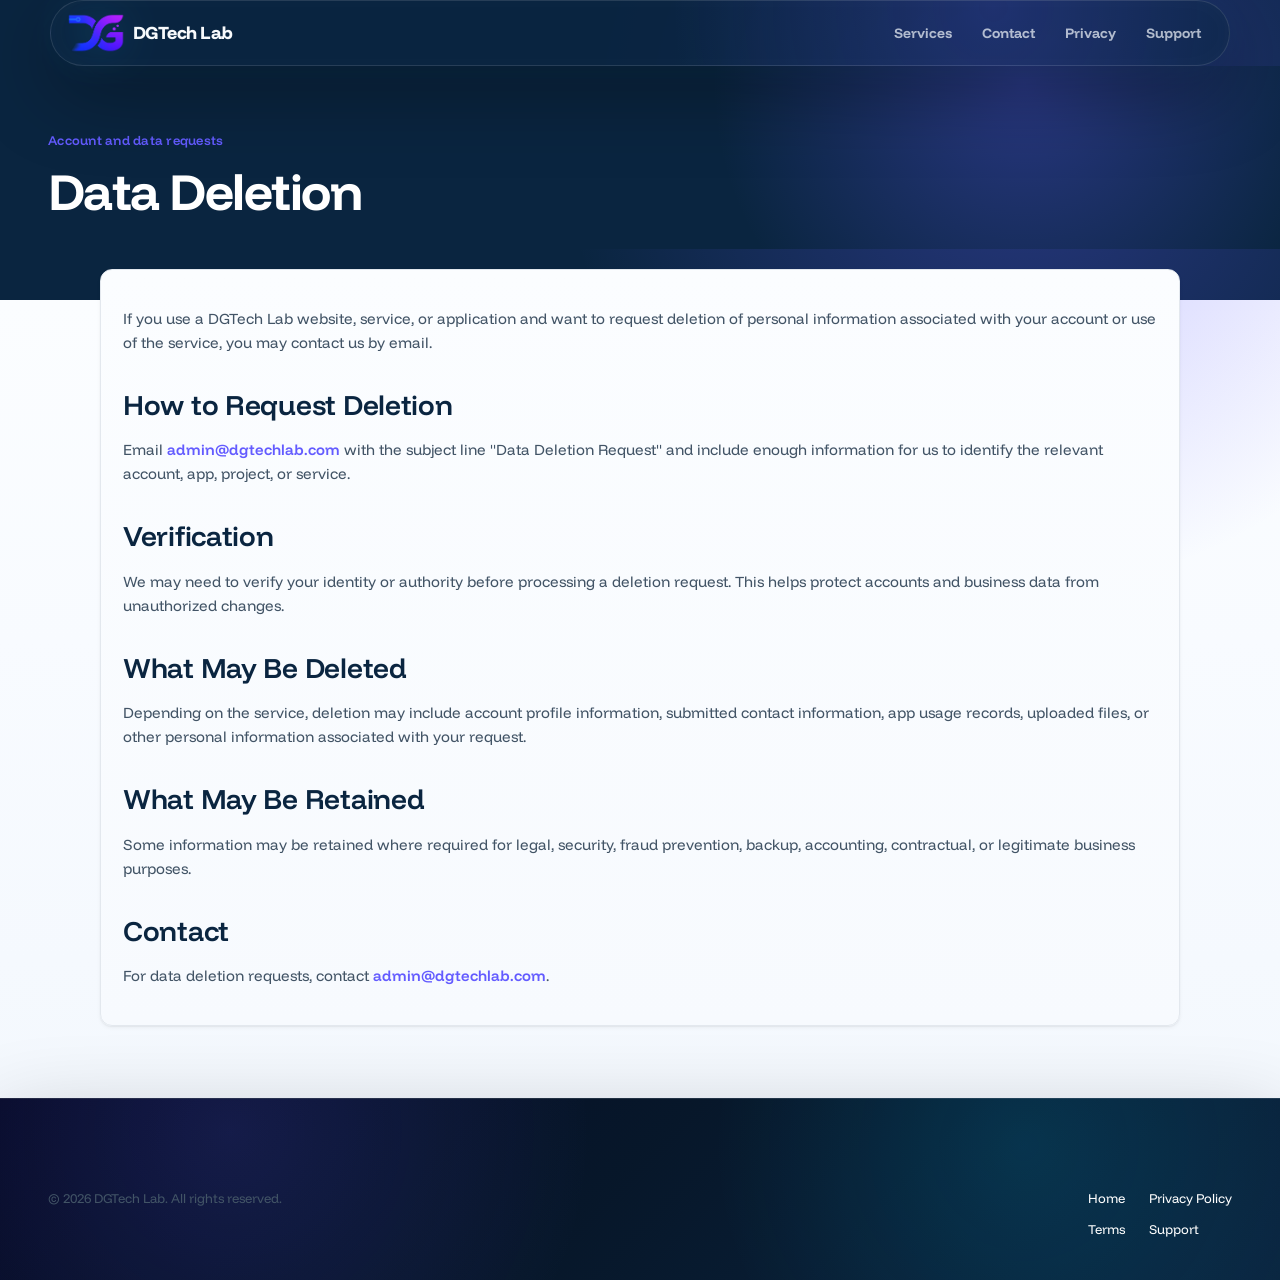
<file: data-deletion.html>
<!doctype html>
<html lang="en">
  <head>
    <meta charset="utf-8">
    <meta name="viewport" content="width=device-width, initial-scale=1">
    <title>Data Deletion | DGTech Lab</title>
    <meta name="description" content="Data deletion instructions for DGTech Lab services and applications.">
    <link rel="preconnect" href="https://fonts.googleapis.com">
    <link rel="preconnect" href="https://fonts.gstatic.com" crossorigin>
    <link href="https://fonts.googleapis.com/css2?family=Funnel+Display:wght@400;500;600;700&display=swap" rel="stylesheet">
    <link rel="icon" href="assets/images/dgtechlab-site-icon-rounded.png" type="image/png">
    <link rel="apple-touch-icon" href="assets/images/dgtechlab-site-icon-rounded.png">
    <link rel="preload" href="assets/images/dgtechlab-logo-symbol-cropped.png" as="image" type="image/png">
    <link rel="stylesheet" href="assets/styles.css?v=mobile-menu">
    <script src="assets/site.js?v=mobile-menu" defer></script>
  </head>
  <body>
    <div class="header-firefly" aria-hidden="true"></div>
    <header class="site-header">
      <a class="brand" href="index.html" aria-label="DGTech Lab home"><img class="brand-logo brand-logo-mark" src="assets/images/dgtechlab-logo-symbol-cropped.png" alt="" decoding="async" fetchpriority="high"><span>DGTech Lab</span></a>
      <button class="menu-toggle" type="button" aria-label="Open menu" aria-controls="primary-navigation" aria-expanded="false">
        <span></span>
        <span></span>
        <span></span>
      </button>
      <nav class="nav" id="primary-navigation" aria-label="Primary navigation">
        <a href="index.html#services">Services</a>
        <a href="index.html#contact">Contact</a>
        <a href="privacy-policy.html">Privacy</a>
        <a href="support.html">Support</a>
      </nav>
    </header>

    <main>
      <section class="legal-hero" data-reveal="fade">
        <p class="eyebrow">Account and data requests</p>
        <h1>Data Deletion</h1>
      </section>
      <div class="style_transition w-variant-dgtech-hero-to-light is-dark" aria-hidden="true"></div>
      <article class="legal-page" data-reveal="rise">
        <p>If you use a DGTech Lab website, service, or application and want to request deletion of personal information associated with your account or use of the service, you may contact us by email.</p>

        <h2>How to Request Deletion</h2>
        <p>Email <a href="mailto:admin@dgtechlab.com">admin@dgtechlab.com</a> with the subject line "Data Deletion Request" and include enough information for us to identify the relevant account, app, project, or service.</p>

        <h2>Verification</h2>
        <p>We may need to verify your identity or authority before processing a deletion request. This helps protect accounts and business data from unauthorized changes.</p>

        <h2>What May Be Deleted</h2>
        <p>Depending on the service, deletion may include account profile information, submitted contact information, app usage records, uploaded files, or other personal information associated with your request.</p>

        <h2>What May Be Retained</h2>
        <p>Some information may be retained where required for legal, security, fraud prevention, backup, accounting, contractual, or legitimate business purposes.</p>

        <h2>Contact</h2>
        <p>For data deletion requests, contact <a href="mailto:admin@dgtechlab.com">admin@dgtechlab.com</a>.</p>
      </article>
    </main>

    <footer class="footer">
      <p>&copy; 2026 DGTech Lab. All rights reserved.</p>
      <nav aria-label="Footer navigation">
        <a href="index.html">Home</a>
        <a href="privacy-policy.html">Privacy Policy</a>
        <a href="terms-of-service.html">Terms</a>
        <a href="support.html">Support</a>
      </nav>
    </footer>
  </body>
</html>
</file>
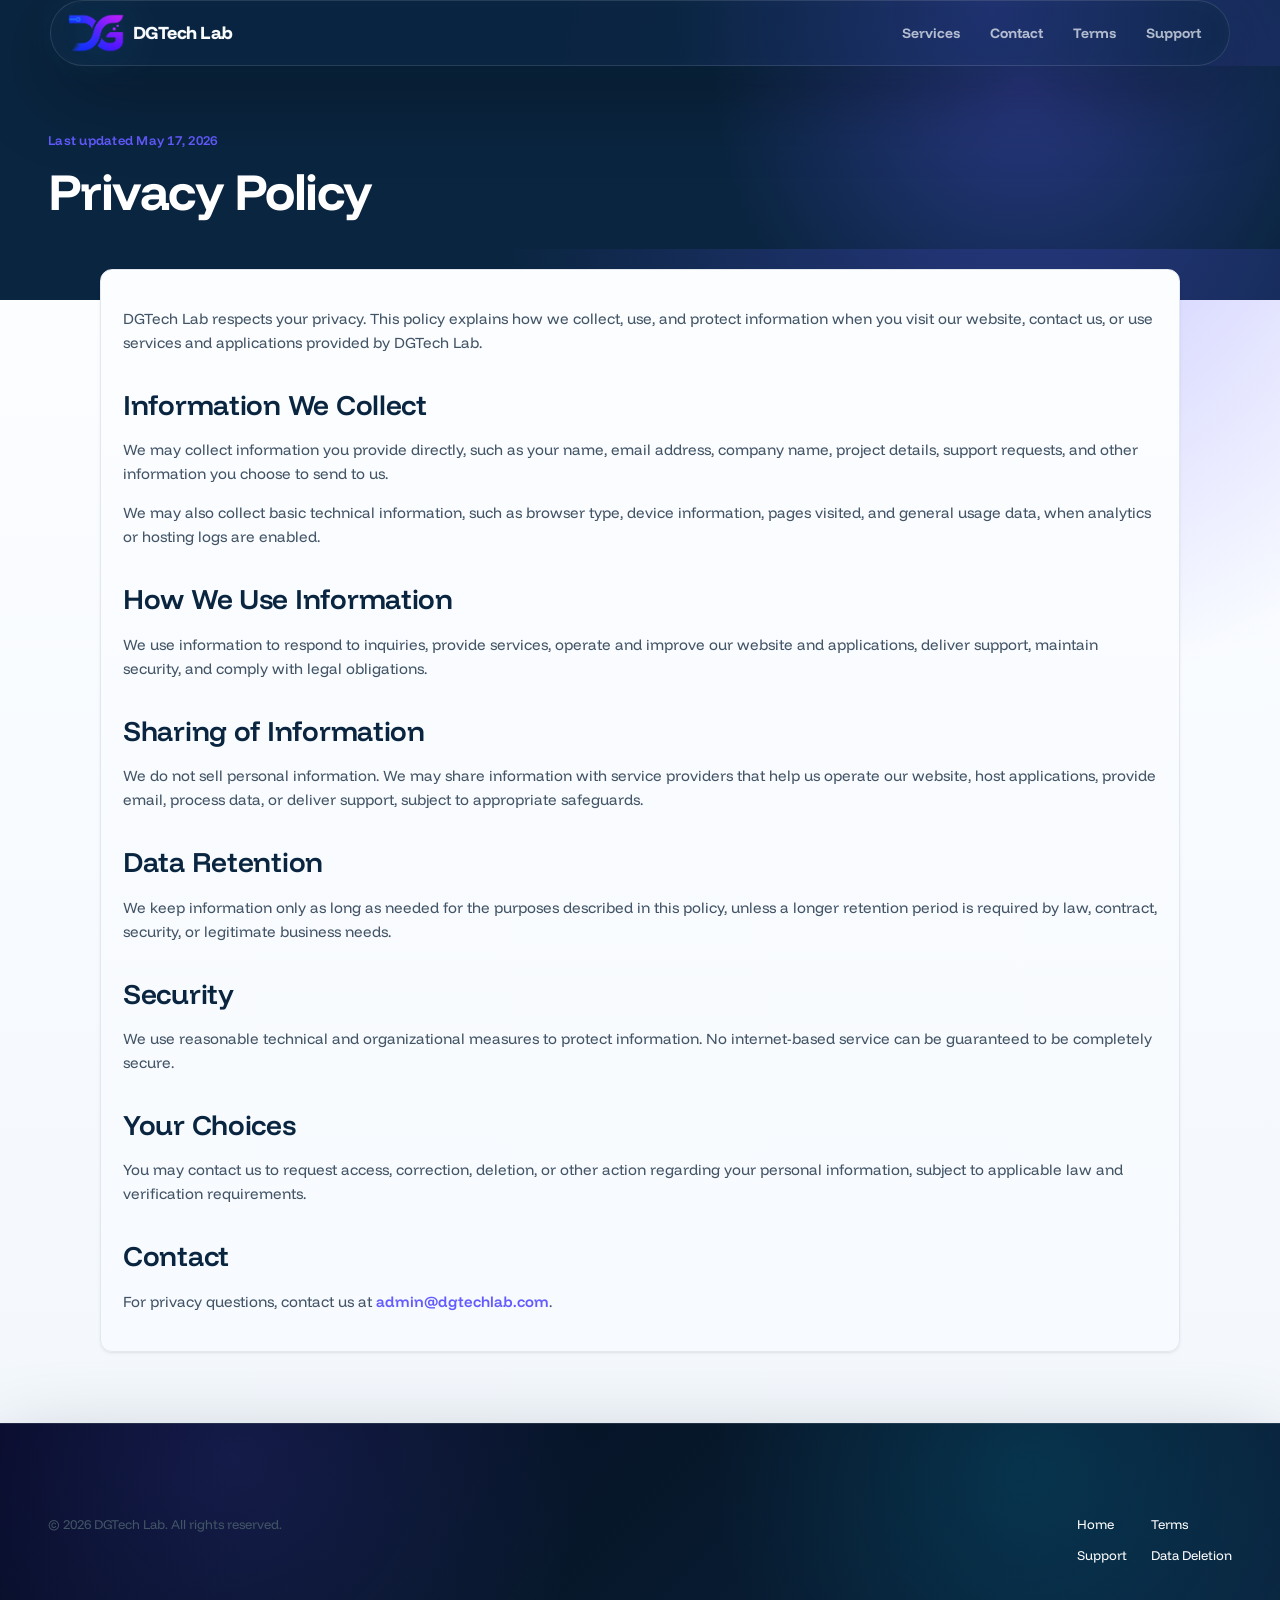
<file: privacy-policy.html>
<!doctype html>
<html lang="en">
  <head>
    <meta charset="utf-8">
    <meta name="viewport" content="width=device-width, initial-scale=1">
    <title>Privacy Policy | DGTech Lab</title>
    <meta name="description" content="Privacy Policy for DGTech Lab.">
    <link rel="preconnect" href="https://fonts.googleapis.com">
    <link rel="preconnect" href="https://fonts.gstatic.com" crossorigin>
    <link href="https://fonts.googleapis.com/css2?family=Funnel+Display:wght@400;500;600;700&display=swap" rel="stylesheet">
    <link rel="icon" href="assets/images/dgtechlab-site-icon-rounded.png" type="image/png">
    <link rel="apple-touch-icon" href="assets/images/dgtechlab-site-icon-rounded.png">
    <link rel="preload" href="assets/images/dgtechlab-logo-symbol-cropped.png" as="image" type="image/png">
    <link rel="stylesheet" href="assets/styles.css?v=mobile-menu">
    <script src="assets/site.js?v=mobile-menu" defer></script>
  </head>
  <body>
    <div class="header-firefly" aria-hidden="true"></div>
    <header class="site-header">
      <a class="brand" href="index.html" aria-label="DGTech Lab home"><img class="brand-logo brand-logo-mark" src="assets/images/dgtechlab-logo-symbol-cropped.png" alt="" decoding="async" fetchpriority="high"><span>DGTech Lab</span></a>
      <button class="menu-toggle" type="button" aria-label="Open menu" aria-controls="primary-navigation" aria-expanded="false">
        <span></span>
        <span></span>
        <span></span>
      </button>
      <nav class="nav" id="primary-navigation" aria-label="Primary navigation">
        <a href="index.html#services">Services</a>
        <a href="index.html#contact">Contact</a>
        <a href="terms-of-service.html">Terms</a>
        <a href="support.html">Support</a>
      </nav>
    </header>

    <main>
      <section class="legal-hero" data-reveal="fade">
        <p class="eyebrow">Last updated May 17, 2026</p>
        <h1>Privacy Policy</h1>
      </section>
      <div class="style_transition w-variant-dgtech-hero-to-light is-dark" aria-hidden="true"></div>
      <article class="legal-page" data-reveal="rise">
        <p>DGTech Lab respects your privacy. This policy explains how we collect, use, and protect information when you visit our website, contact us, or use services and applications provided by DGTech Lab.</p>

        <h2>Information We Collect</h2>
        <p>We may collect information you provide directly, such as your name, email address, company name, project details, support requests, and other information you choose to send to us.</p>
        <p>We may also collect basic technical information, such as browser type, device information, pages visited, and general usage data, when analytics or hosting logs are enabled.</p>

        <h2>How We Use Information</h2>
        <p>We use information to respond to inquiries, provide services, operate and improve our website and applications, deliver support, maintain security, and comply with legal obligations.</p>

        <h2>Sharing of Information</h2>
        <p>We do not sell personal information. We may share information with service providers that help us operate our website, host applications, provide email, process data, or deliver support, subject to appropriate safeguards.</p>

        <h2>Data Retention</h2>
        <p>We keep information only as long as needed for the purposes described in this policy, unless a longer retention period is required by law, contract, security, or legitimate business needs.</p>

        <h2>Security</h2>
        <p>We use reasonable technical and organizational measures to protect information. No internet-based service can be guaranteed to be completely secure.</p>

        <h2>Your Choices</h2>
        <p>You may contact us to request access, correction, deletion, or other action regarding your personal information, subject to applicable law and verification requirements.</p>

        <h2>Contact</h2>
        <p>For privacy questions, contact us at <a href="mailto:admin@dgtechlab.com">admin@dgtechlab.com</a>.</p>
      </article>
    </main>

    <footer class="footer">
      <p>&copy; 2026 DGTech Lab. All rights reserved.</p>
      <nav aria-label="Footer navigation">
        <a href="index.html">Home</a>
        <a href="terms-of-service.html">Terms</a>
        <a href="support.html">Support</a>
        <a href="data-deletion.html">Data Deletion</a>
      </nav>
    </footer>
  </body>
</html>
</file>
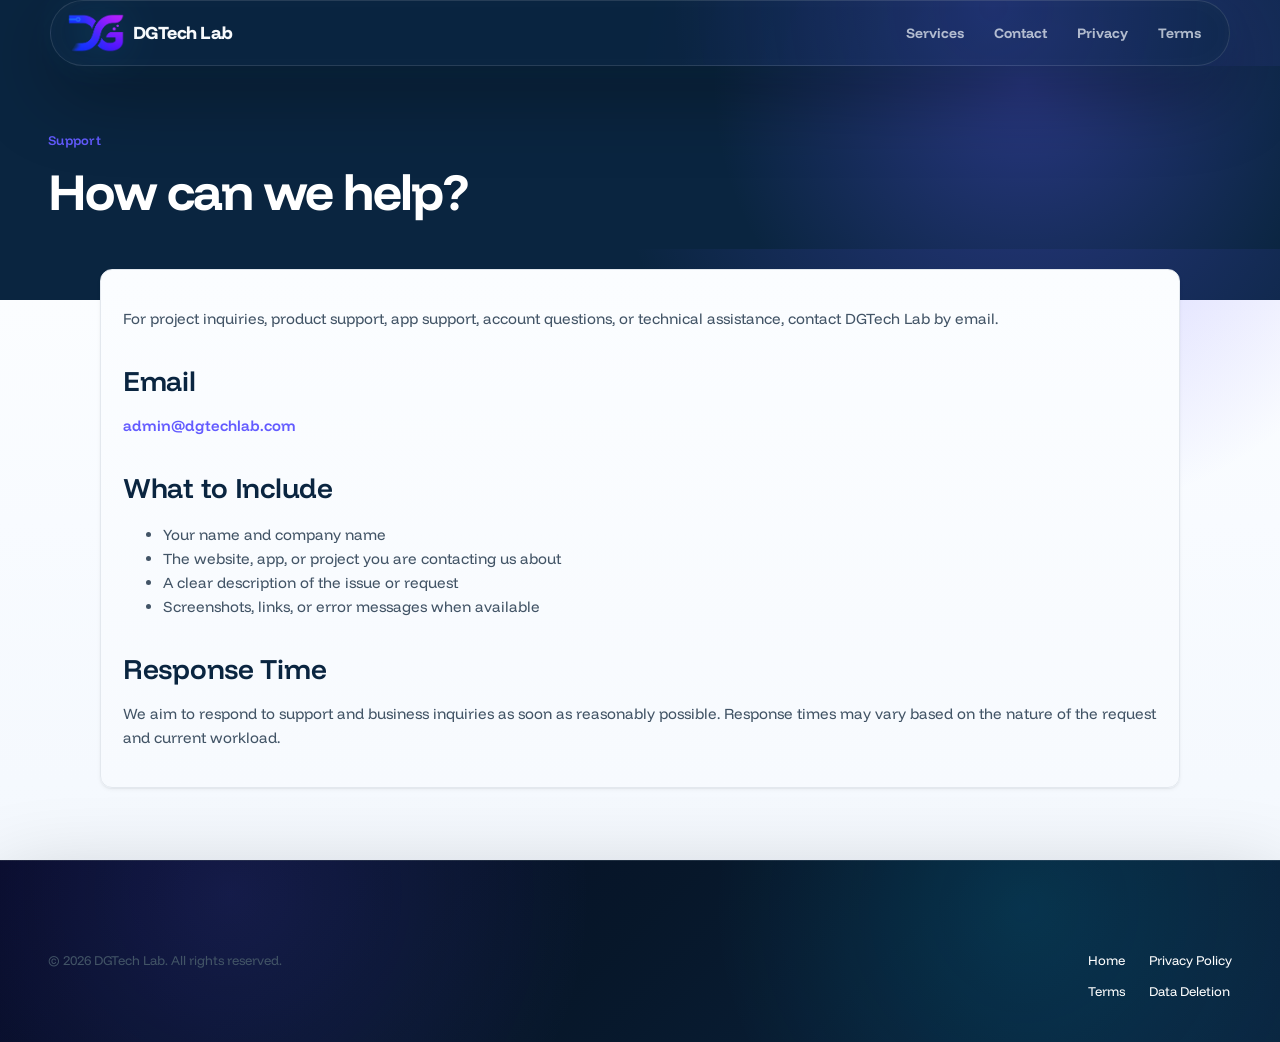
<file: support.html>
<!doctype html>
<html lang="en">
  <head>
    <meta charset="utf-8">
    <meta name="viewport" content="width=device-width, initial-scale=1">
    <title>Support | DGTech Lab</title>
    <meta name="description" content="Support and contact information for DGTech Lab.">
    <link rel="preconnect" href="https://fonts.googleapis.com">
    <link rel="preconnect" href="https://fonts.gstatic.com" crossorigin>
    <link href="https://fonts.googleapis.com/css2?family=Funnel+Display:wght@400;500;600;700&display=swap" rel="stylesheet">
    <link rel="icon" href="assets/images/dgtechlab-site-icon-rounded.png" type="image/png">
    <link rel="apple-touch-icon" href="assets/images/dgtechlab-site-icon-rounded.png">
    <link rel="preload" href="assets/images/dgtechlab-logo-symbol-cropped.png" as="image" type="image/png">
    <link rel="stylesheet" href="assets/styles.css?v=mobile-menu">
    <script src="assets/site.js?v=mobile-menu" defer></script>
  </head>
  <body>
    <div class="header-firefly" aria-hidden="true"></div>
    <header class="site-header">
      <a class="brand" href="index.html" aria-label="DGTech Lab home"><img class="brand-logo brand-logo-mark" src="assets/images/dgtechlab-logo-symbol-cropped.png" alt="" decoding="async" fetchpriority="high"><span>DGTech Lab</span></a>
      <button class="menu-toggle" type="button" aria-label="Open menu" aria-controls="primary-navigation" aria-expanded="false">
        <span></span>
        <span></span>
        <span></span>
      </button>
      <nav class="nav" id="primary-navigation" aria-label="Primary navigation">
        <a href="index.html#services">Services</a>
        <a href="index.html#contact">Contact</a>
        <a href="privacy-policy.html">Privacy</a>
        <a href="terms-of-service.html">Terms</a>
      </nav>
    </header>

    <main>
      <section class="legal-hero" data-reveal="fade">
        <p class="eyebrow">Support</p>
        <h1>How can we help?</h1>
      </section>
      <div class="style_transition w-variant-dgtech-hero-to-light is-dark" aria-hidden="true"></div>
      <article class="legal-page" data-reveal="rise">
        <p>For project inquiries, product support, app support, account questions, or technical assistance, contact DGTech Lab by email.</p>

        <h2>Email</h2>
        <p><a href="mailto:admin@dgtechlab.com">admin@dgtechlab.com</a></p>

        <h2>What to Include</h2>
        <ul>
          <li>Your name and company name</li>
          <li>The website, app, or project you are contacting us about</li>
          <li>A clear description of the issue or request</li>
          <li>Screenshots, links, or error messages when available</li>
        </ul>

        <h2>Response Time</h2>
        <p>We aim to respond to support and business inquiries as soon as reasonably possible. Response times may vary based on the nature of the request and current workload.</p>
      </article>
    </main>

    <footer class="footer">
      <p>&copy; 2026 DGTech Lab. All rights reserved.</p>
      <nav aria-label="Footer navigation">
        <a href="index.html">Home</a>
        <a href="privacy-policy.html">Privacy Policy</a>
        <a href="terms-of-service.html">Terms</a>
        <a href="data-deletion.html">Data Deletion</a>
      </nav>
    </footer>
  </body>
</html>
</file>
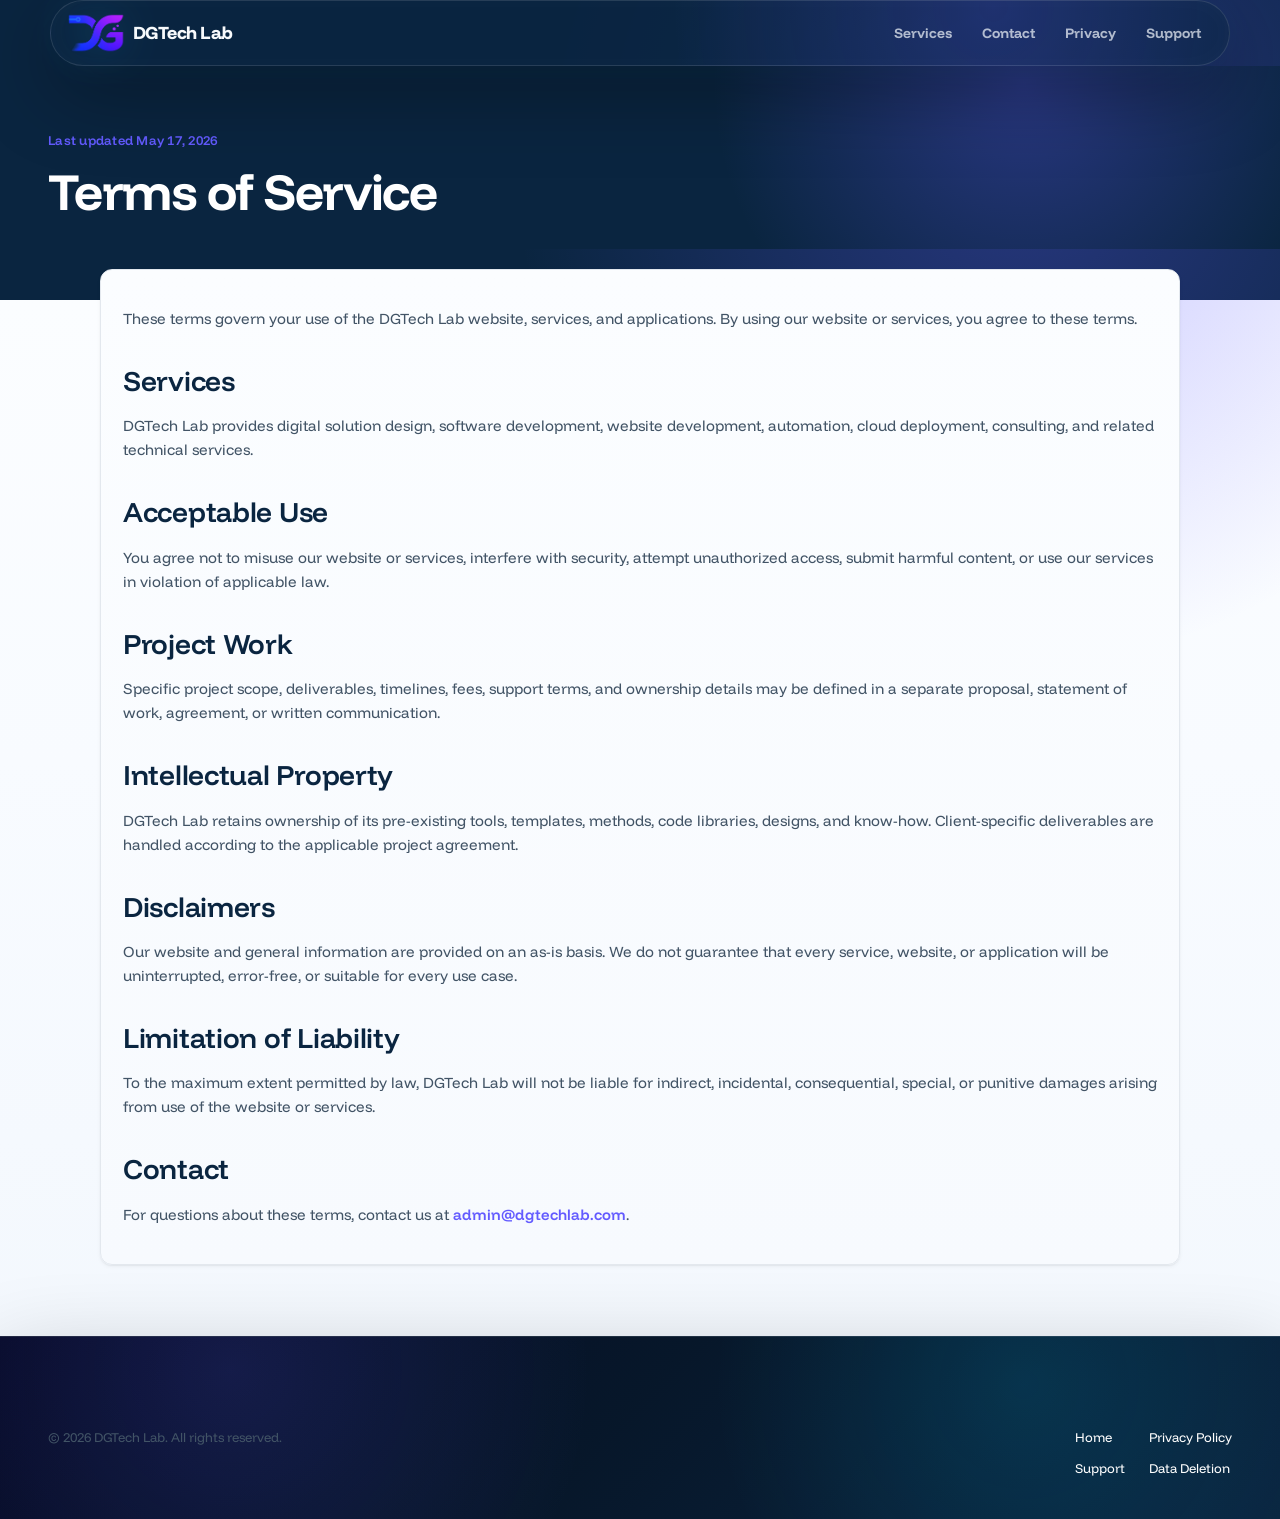
<file: terms-of-service.html>
<!doctype html>
<html lang="en">
  <head>
    <meta charset="utf-8">
    <meta name="viewport" content="width=device-width, initial-scale=1">
    <title>Terms of Service | DGTech Lab</title>
    <meta name="description" content="Terms of Service for DGTech Lab.">
    <link rel="preconnect" href="https://fonts.googleapis.com">
    <link rel="preconnect" href="https://fonts.gstatic.com" crossorigin>
    <link href="https://fonts.googleapis.com/css2?family=Funnel+Display:wght@400;500;600;700&display=swap" rel="stylesheet">
    <link rel="icon" href="assets/images/dgtechlab-site-icon-rounded.png" type="image/png">
    <link rel="apple-touch-icon" href="assets/images/dgtechlab-site-icon-rounded.png">
    <link rel="preload" href="assets/images/dgtechlab-logo-symbol-cropped.png" as="image" type="image/png">
    <link rel="stylesheet" href="assets/styles.css?v=mobile-menu">
    <script src="assets/site.js?v=mobile-menu" defer></script>
  </head>
  <body>
    <div class="header-firefly" aria-hidden="true"></div>
    <header class="site-header">
      <a class="brand" href="index.html" aria-label="DGTech Lab home"><img class="brand-logo brand-logo-mark" src="assets/images/dgtechlab-logo-symbol-cropped.png" alt="" decoding="async" fetchpriority="high"><span>DGTech Lab</span></a>
      <button class="menu-toggle" type="button" aria-label="Open menu" aria-controls="primary-navigation" aria-expanded="false">
        <span></span>
        <span></span>
        <span></span>
      </button>
      <nav class="nav" id="primary-navigation" aria-label="Primary navigation">
        <a href="index.html#services">Services</a>
        <a href="index.html#contact">Contact</a>
        <a href="privacy-policy.html">Privacy</a>
        <a href="support.html">Support</a>
      </nav>
    </header>

    <main>
      <section class="legal-hero" data-reveal="fade">
        <p class="eyebrow">Last updated May 17, 2026</p>
        <h1>Terms of Service</h1>
      </section>
      <div class="style_transition w-variant-dgtech-hero-to-light is-dark" aria-hidden="true"></div>
      <article class="legal-page" data-reveal="rise">
        <p>These terms govern your use of the DGTech Lab website, services, and applications. By using our website or services, you agree to these terms.</p>

        <h2>Services</h2>
        <p>DGTech Lab provides digital solution design, software development, website development, automation, cloud deployment, consulting, and related technical services.</p>

        <h2>Acceptable Use</h2>
        <p>You agree not to misuse our website or services, interfere with security, attempt unauthorized access, submit harmful content, or use our services in violation of applicable law.</p>

        <h2>Project Work</h2>
        <p>Specific project scope, deliverables, timelines, fees, support terms, and ownership details may be defined in a separate proposal, statement of work, agreement, or written communication.</p>

        <h2>Intellectual Property</h2>
        <p>DGTech Lab retains ownership of its pre-existing tools, templates, methods, code libraries, designs, and know-how. Client-specific deliverables are handled according to the applicable project agreement.</p>

        <h2>Disclaimers</h2>
        <p>Our website and general information are provided on an as-is basis. We do not guarantee that every service, website, or application will be uninterrupted, error-free, or suitable for every use case.</p>

        <h2>Limitation of Liability</h2>
        <p>To the maximum extent permitted by law, DGTech Lab will not be liable for indirect, incidental, consequential, special, or punitive damages arising from use of the website or services.</p>

        <h2>Contact</h2>
        <p>For questions about these terms, contact us at <a href="mailto:admin@dgtechlab.com">admin@dgtechlab.com</a>.</p>
      </article>
    </main>

    <footer class="footer">
      <p>&copy; 2026 DGTech Lab. All rights reserved.</p>
      <nav aria-label="Footer navigation">
        <a href="index.html">Home</a>
        <a href="privacy-policy.html">Privacy Policy</a>
        <a href="support.html">Support</a>
        <a href="data-deletion.html">Data Deletion</a>
      </nav>
    </footer>
  </body>
</html>
</file>
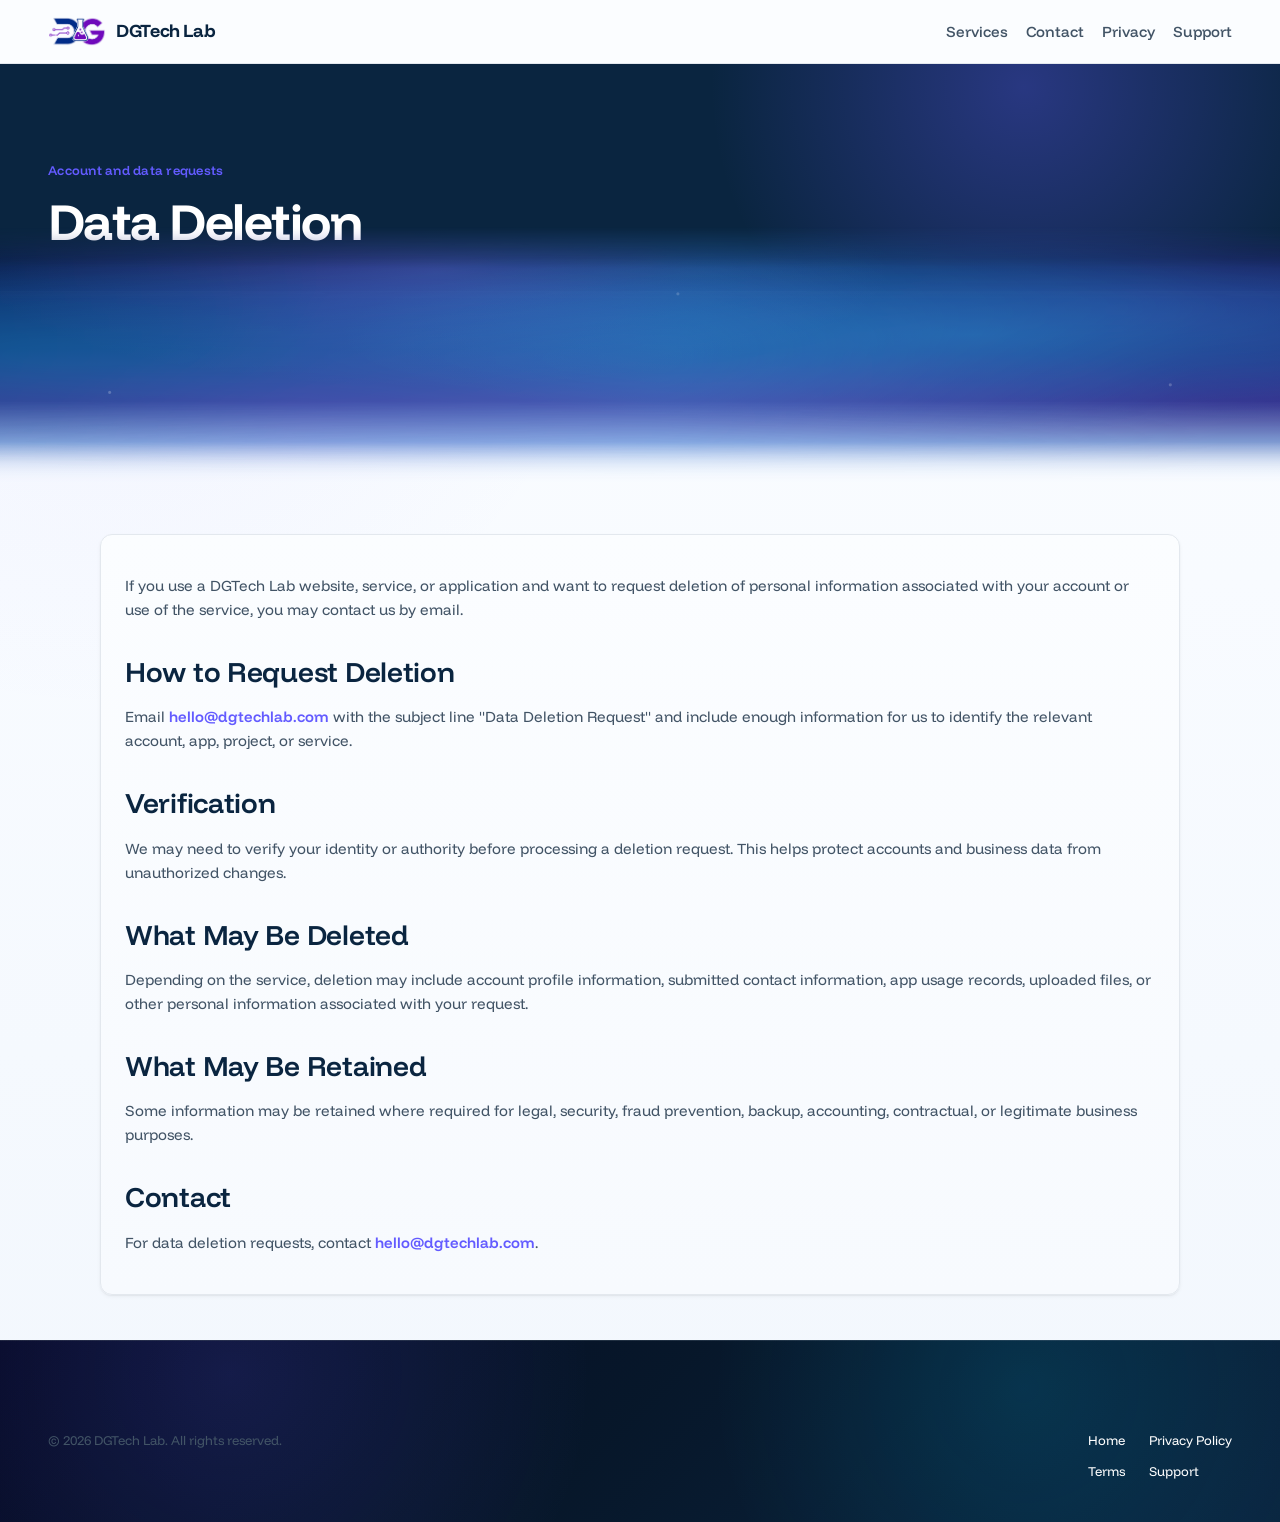
<file: Backup/data-deletion.html>
<!doctype html>
<html lang="en">
  <head>
    <meta charset="utf-8">
    <meta name="viewport" content="width=device-width, initial-scale=1">
    <title>Data Deletion | DGTech Lab</title>
    <meta name="description" content="Data deletion instructions for DGTech Lab services and applications.">
    <link rel="stylesheet" href="assets/styles.css">
    <script src="assets/site.js" defer></script>
  </head>
  <body>
    <header class="site-header">
      <a class="brand" href="index.html" aria-label="DGTech Lab home"><img class="brand-logo brand-logo-mark" src="assets/images/dgtechlab-logo-mark.png" alt=""><span>DGTech Lab</span></a>
      <nav class="nav" aria-label="Primary navigation">
        <a href="index.html#services">Services</a>
        <a href="index.html#contact">Contact</a>
        <a href="privacy-policy.html">Privacy</a>
        <a href="support.html">Support</a>
      </nav>
    </header>

    <main>
      <section class="legal-hero" data-reveal="fade">
        <p class="eyebrow">Account and data requests</p>
        <h1>Data Deletion</h1>
      </section>
      <div class="style_transition w-variant-dgtech-hero-to-light is-dark" aria-hidden="true"></div>
      <article class="legal-page" data-reveal="rise">
        <p>If you use a DGTech Lab website, service, or application and want to request deletion of personal information associated with your account or use of the service, you may contact us by email.</p>

        <h2>How to Request Deletion</h2>
        <p>Email <a href="mailto:hello@dgtechlab.com">hello@dgtechlab.com</a> with the subject line "Data Deletion Request" and include enough information for us to identify the relevant account, app, project, or service.</p>

        <h2>Verification</h2>
        <p>We may need to verify your identity or authority before processing a deletion request. This helps protect accounts and business data from unauthorized changes.</p>

        <h2>What May Be Deleted</h2>
        <p>Depending on the service, deletion may include account profile information, submitted contact information, app usage records, uploaded files, or other personal information associated with your request.</p>

        <h2>What May Be Retained</h2>
        <p>Some information may be retained where required for legal, security, fraud prevention, backup, accounting, contractual, or legitimate business purposes.</p>

        <h2>Contact</h2>
        <p>For data deletion requests, contact <a href="mailto:hello@dgtechlab.com">hello@dgtechlab.com</a>.</p>
      </article>
    </main>

    <footer class="footer">
      <p>&copy; 2026 DGTech Lab. All rights reserved.</p>
      <nav aria-label="Footer navigation">
        <a href="index.html">Home</a>
        <a href="privacy-policy.html">Privacy Policy</a>
        <a href="terms-of-service.html">Terms</a>
        <a href="support.html">Support</a>
      </nav>
    </footer>
  </body>
</html>
</file>
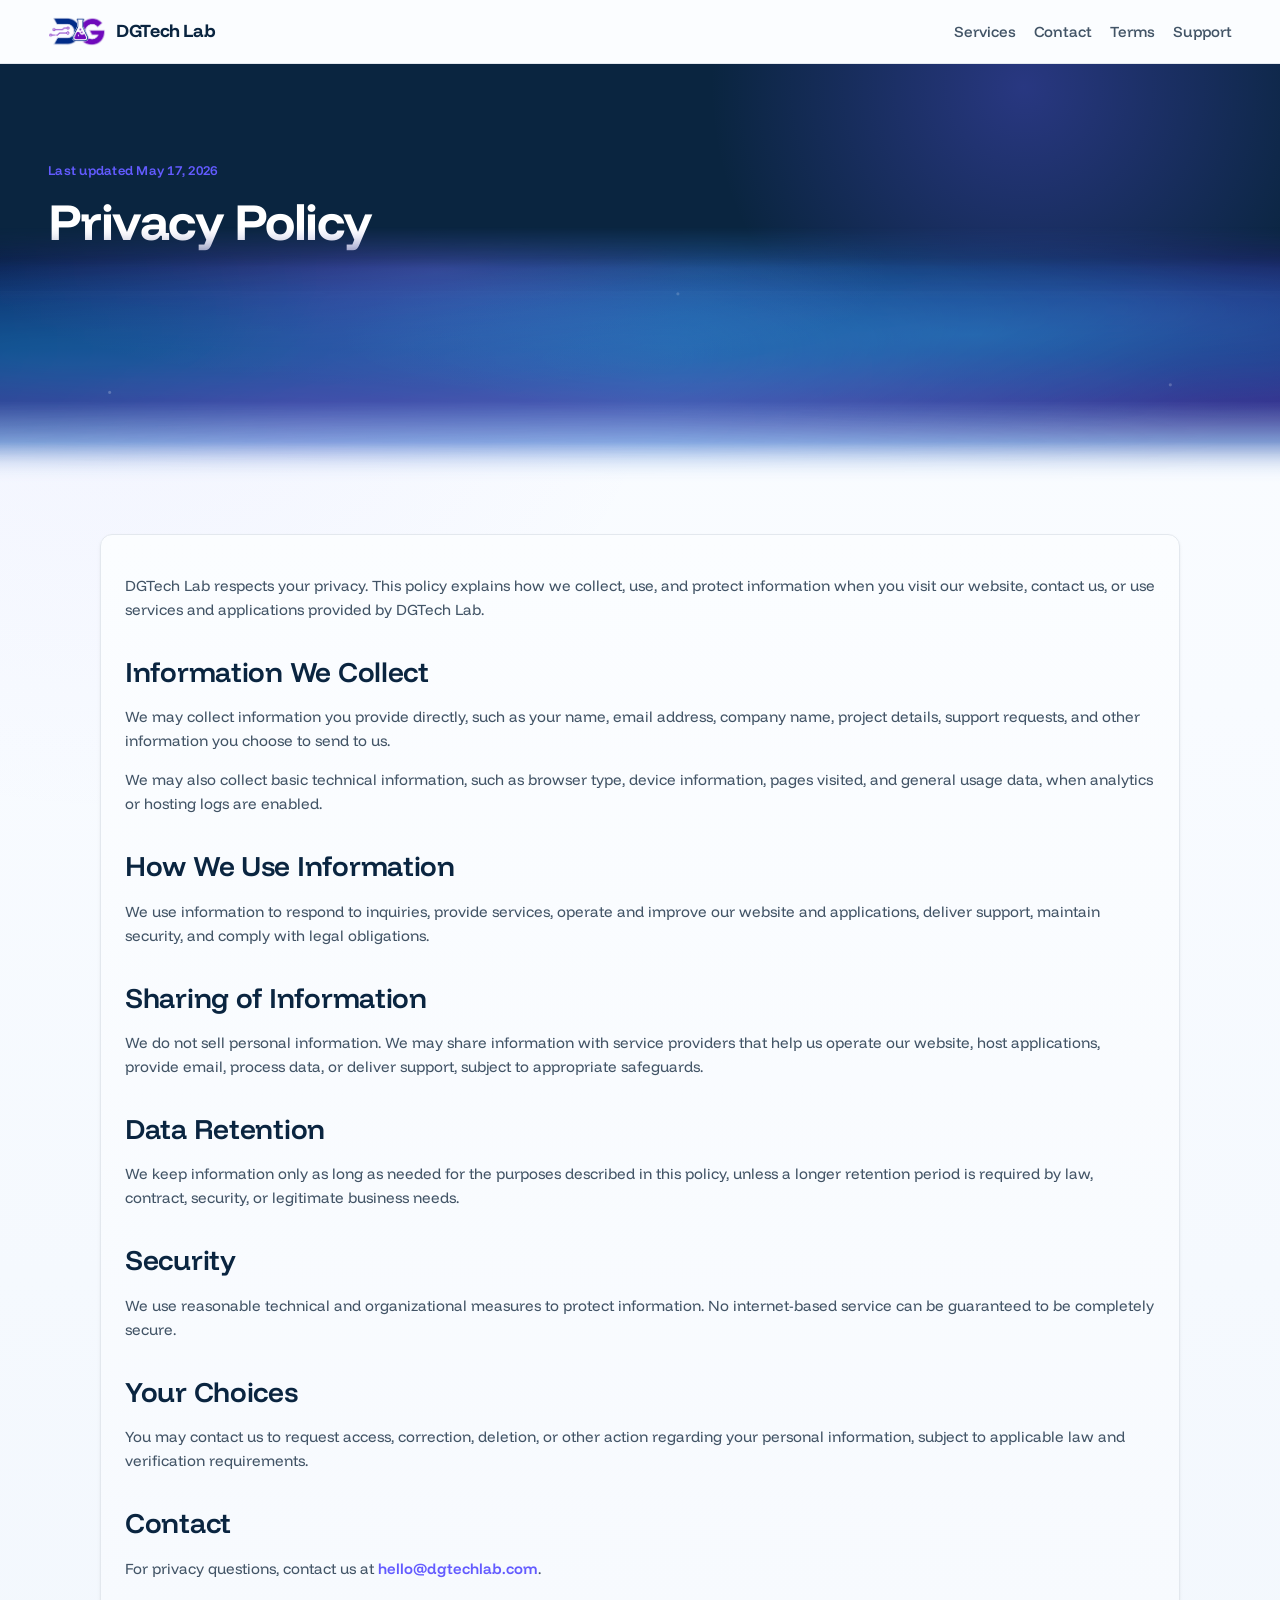
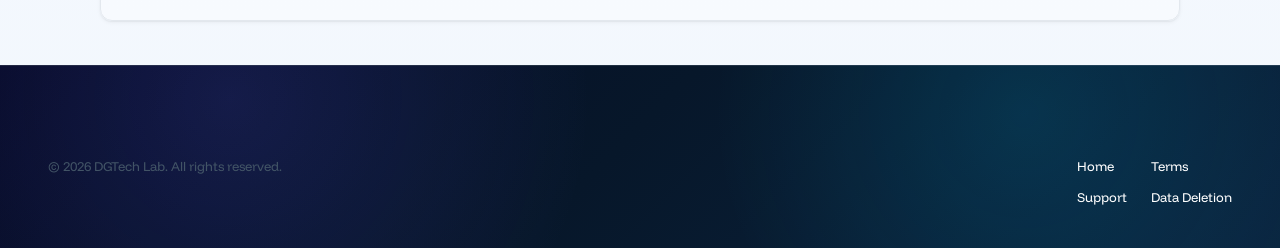
<file: Backup/privacy-policy.html>
<!doctype html>
<html lang="en">
  <head>
    <meta charset="utf-8">
    <meta name="viewport" content="width=device-width, initial-scale=1">
    <title>Privacy Policy | DGTech Lab</title>
    <meta name="description" content="Privacy Policy for DGTech Lab.">
    <link rel="stylesheet" href="assets/styles.css">
    <script src="assets/site.js" defer></script>
  </head>
  <body>
    <header class="site-header">
      <a class="brand" href="index.html" aria-label="DGTech Lab home"><img class="brand-logo brand-logo-mark" src="assets/images/dgtechlab-logo-mark.png" alt=""><span>DGTech Lab</span></a>
      <nav class="nav" aria-label="Primary navigation">
        <a href="index.html#services">Services</a>
        <a href="index.html#contact">Contact</a>
        <a href="terms-of-service.html">Terms</a>
        <a href="support.html">Support</a>
      </nav>
    </header>

    <main>
      <section class="legal-hero" data-reveal="fade">
        <p class="eyebrow">Last updated May 17, 2026</p>
        <h1>Privacy Policy</h1>
      </section>
      <div class="style_transition w-variant-dgtech-hero-to-light is-dark" aria-hidden="true"></div>
      <article class="legal-page" data-reveal="rise">
        <p>DGTech Lab respects your privacy. This policy explains how we collect, use, and protect information when you visit our website, contact us, or use services and applications provided by DGTech Lab.</p>

        <h2>Information We Collect</h2>
        <p>We may collect information you provide directly, such as your name, email address, company name, project details, support requests, and other information you choose to send to us.</p>
        <p>We may also collect basic technical information, such as browser type, device information, pages visited, and general usage data, when analytics or hosting logs are enabled.</p>

        <h2>How We Use Information</h2>
        <p>We use information to respond to inquiries, provide services, operate and improve our website and applications, deliver support, maintain security, and comply with legal obligations.</p>

        <h2>Sharing of Information</h2>
        <p>We do not sell personal information. We may share information with service providers that help us operate our website, host applications, provide email, process data, or deliver support, subject to appropriate safeguards.</p>

        <h2>Data Retention</h2>
        <p>We keep information only as long as needed for the purposes described in this policy, unless a longer retention period is required by law, contract, security, or legitimate business needs.</p>

        <h2>Security</h2>
        <p>We use reasonable technical and organizational measures to protect information. No internet-based service can be guaranteed to be completely secure.</p>

        <h2>Your Choices</h2>
        <p>You may contact us to request access, correction, deletion, or other action regarding your personal information, subject to applicable law and verification requirements.</p>

        <h2>Contact</h2>
        <p>For privacy questions, contact us at <a href="mailto:hello@dgtechlab.com">hello@dgtechlab.com</a>.</p>
      </article>
    </main>

    <footer class="footer">
      <p>&copy; 2026 DGTech Lab. All rights reserved.</p>
      <nav aria-label="Footer navigation">
        <a href="index.html">Home</a>
        <a href="terms-of-service.html">Terms</a>
        <a href="support.html">Support</a>
        <a href="data-deletion.html">Data Deletion</a>
      </nav>
    </footer>
  </body>
</html>
</file>
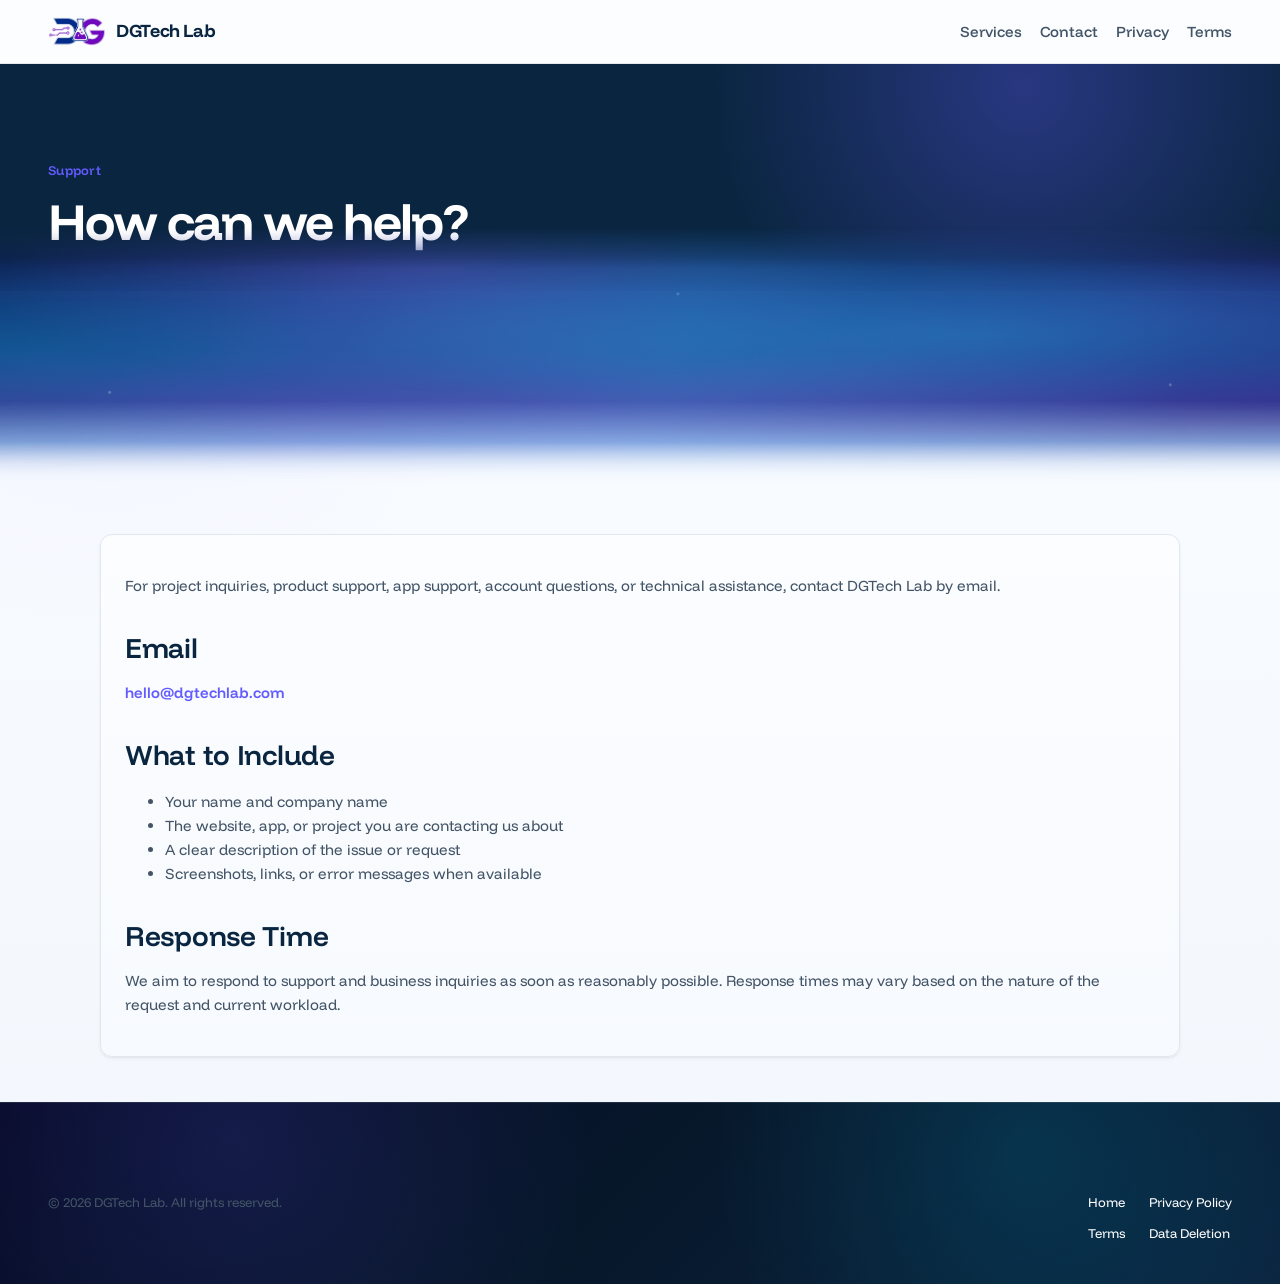
<file: Backup/support.html>
<!doctype html>
<html lang="en">
  <head>
    <meta charset="utf-8">
    <meta name="viewport" content="width=device-width, initial-scale=1">
    <title>Support | DGTech Lab</title>
    <meta name="description" content="Support and contact information for DGTech Lab.">
    <link rel="stylesheet" href="assets/styles.css">
    <script src="assets/site.js" defer></script>
  </head>
  <body>
    <header class="site-header">
      <a class="brand" href="index.html" aria-label="DGTech Lab home"><img class="brand-logo brand-logo-mark" src="assets/images/dgtechlab-logo-mark.png" alt=""><span>DGTech Lab</span></a>
      <nav class="nav" aria-label="Primary navigation">
        <a href="index.html#services">Services</a>
        <a href="index.html#contact">Contact</a>
        <a href="privacy-policy.html">Privacy</a>
        <a href="terms-of-service.html">Terms</a>
      </nav>
    </header>

    <main>
      <section class="legal-hero" data-reveal="fade">
        <p class="eyebrow">Support</p>
        <h1>How can we help?</h1>
      </section>
      <div class="style_transition w-variant-dgtech-hero-to-light is-dark" aria-hidden="true"></div>
      <article class="legal-page" data-reveal="rise">
        <p>For project inquiries, product support, app support, account questions, or technical assistance, contact DGTech Lab by email.</p>

        <h2>Email</h2>
        <p><a href="mailto:hello@dgtechlab.com">hello@dgtechlab.com</a></p>

        <h2>What to Include</h2>
        <ul>
          <li>Your name and company name</li>
          <li>The website, app, or project you are contacting us about</li>
          <li>A clear description of the issue or request</li>
          <li>Screenshots, links, or error messages when available</li>
        </ul>

        <h2>Response Time</h2>
        <p>We aim to respond to support and business inquiries as soon as reasonably possible. Response times may vary based on the nature of the request and current workload.</p>
      </article>
    </main>

    <footer class="footer">
      <p>&copy; 2026 DGTech Lab. All rights reserved.</p>
      <nav aria-label="Footer navigation">
        <a href="index.html">Home</a>
        <a href="privacy-policy.html">Privacy Policy</a>
        <a href="terms-of-service.html">Terms</a>
        <a href="data-deletion.html">Data Deletion</a>
      </nav>
    </footer>
  </body>
</html>
</file>
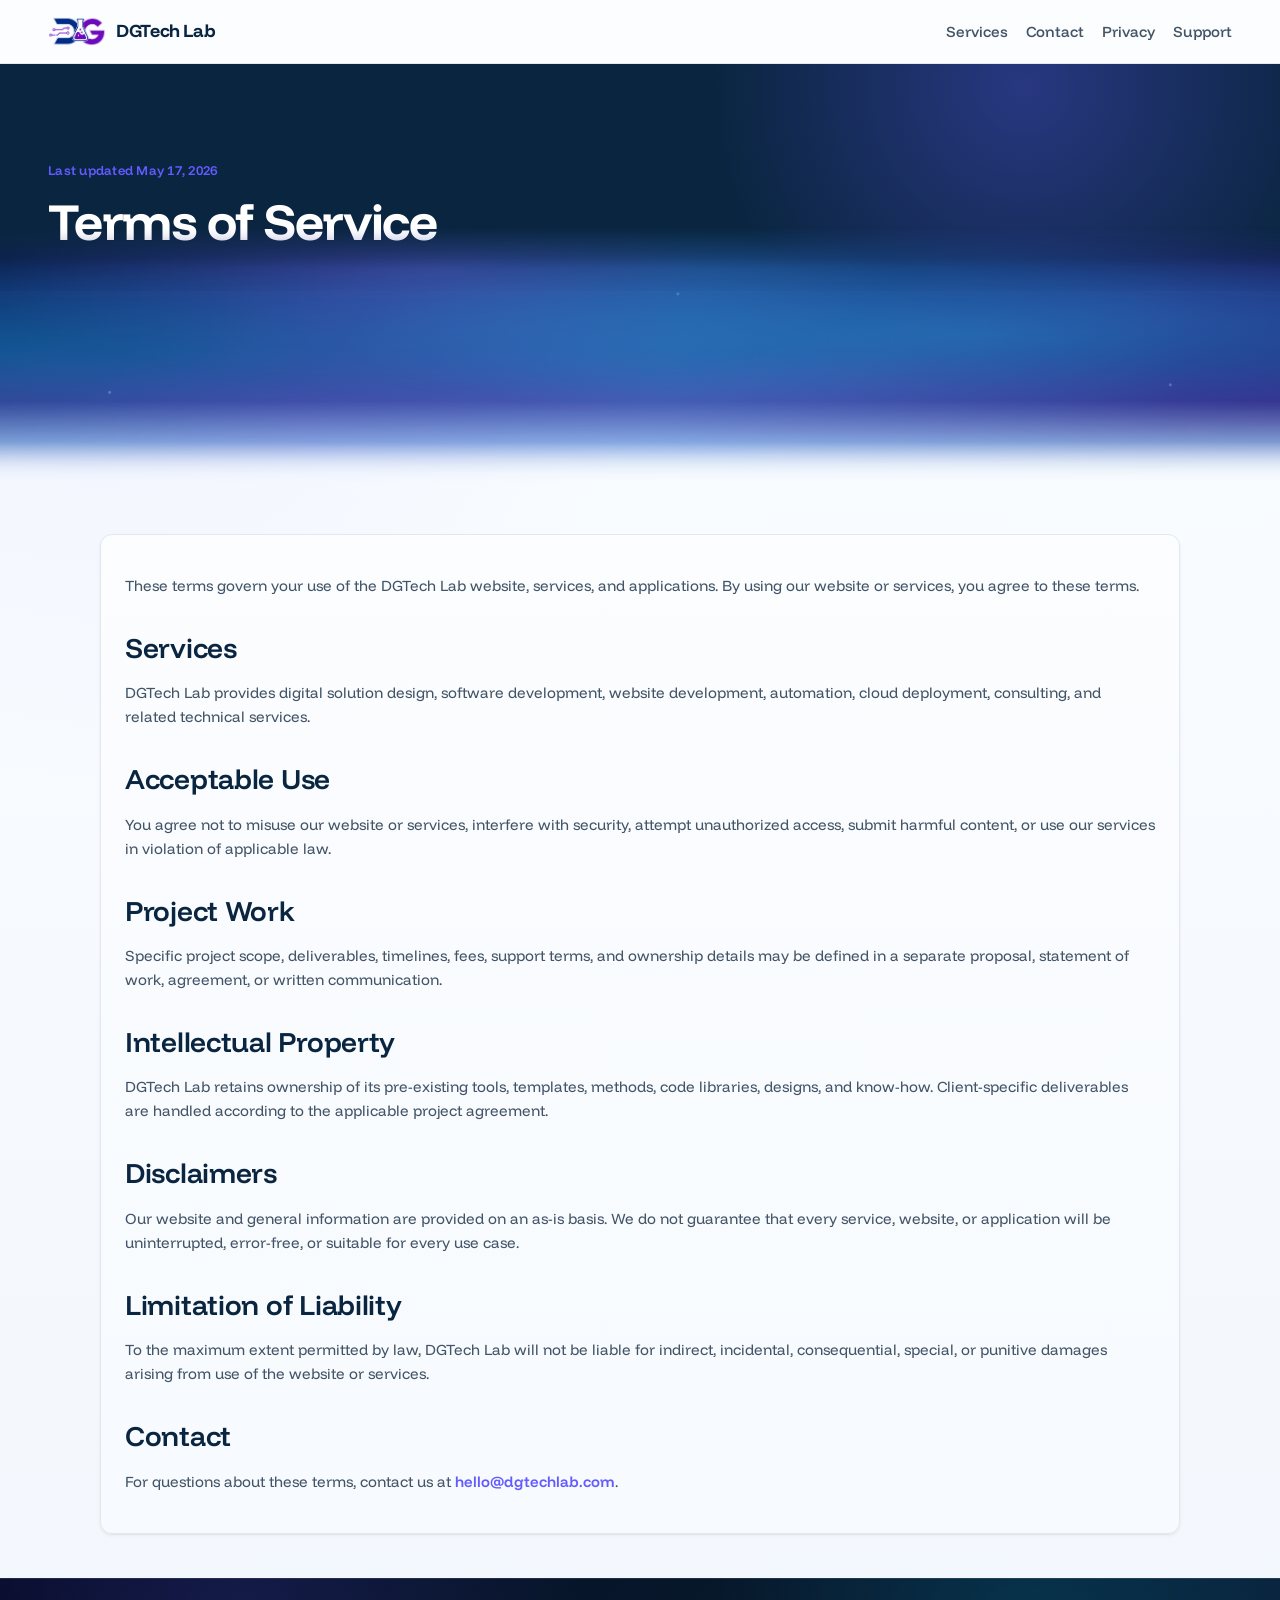
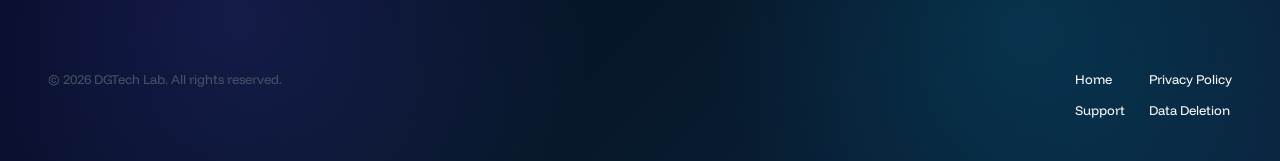
<file: Backup/terms-of-service.html>
<!doctype html>
<html lang="en">
  <head>
    <meta charset="utf-8">
    <meta name="viewport" content="width=device-width, initial-scale=1">
    <title>Terms of Service | DGTech Lab</title>
    <meta name="description" content="Terms of Service for DGTech Lab.">
    <link rel="stylesheet" href="assets/styles.css">
    <script src="assets/site.js" defer></script>
  </head>
  <body>
    <header class="site-header">
      <a class="brand" href="index.html" aria-label="DGTech Lab home"><img class="brand-logo brand-logo-mark" src="assets/images/dgtechlab-logo-mark.png" alt=""><span>DGTech Lab</span></a>
      <nav class="nav" aria-label="Primary navigation">
        <a href="index.html#services">Services</a>
        <a href="index.html#contact">Contact</a>
        <a href="privacy-policy.html">Privacy</a>
        <a href="support.html">Support</a>
      </nav>
    </header>

    <main>
      <section class="legal-hero" data-reveal="fade">
        <p class="eyebrow">Last updated May 17, 2026</p>
        <h1>Terms of Service</h1>
      </section>
      <div class="style_transition w-variant-dgtech-hero-to-light is-dark" aria-hidden="true"></div>
      <article class="legal-page" data-reveal="rise">
        <p>These terms govern your use of the DGTech Lab website, services, and applications. By using our website or services, you agree to these terms.</p>

        <h2>Services</h2>
        <p>DGTech Lab provides digital solution design, software development, website development, automation, cloud deployment, consulting, and related technical services.</p>

        <h2>Acceptable Use</h2>
        <p>You agree not to misuse our website or services, interfere with security, attempt unauthorized access, submit harmful content, or use our services in violation of applicable law.</p>

        <h2>Project Work</h2>
        <p>Specific project scope, deliverables, timelines, fees, support terms, and ownership details may be defined in a separate proposal, statement of work, agreement, or written communication.</p>

        <h2>Intellectual Property</h2>
        <p>DGTech Lab retains ownership of its pre-existing tools, templates, methods, code libraries, designs, and know-how. Client-specific deliverables are handled according to the applicable project agreement.</p>

        <h2>Disclaimers</h2>
        <p>Our website and general information are provided on an as-is basis. We do not guarantee that every service, website, or application will be uninterrupted, error-free, or suitable for every use case.</p>

        <h2>Limitation of Liability</h2>
        <p>To the maximum extent permitted by law, DGTech Lab will not be liable for indirect, incidental, consequential, special, or punitive damages arising from use of the website or services.</p>

        <h2>Contact</h2>
        <p>For questions about these terms, contact us at <a href="mailto:hello@dgtechlab.com">hello@dgtechlab.com</a>.</p>
      </article>
    </main>

    <footer class="footer">
      <p>&copy; 2026 DGTech Lab. All rights reserved.</p>
      <nav aria-label="Footer navigation">
        <a href="index.html">Home</a>
        <a href="privacy-policy.html">Privacy Policy</a>
        <a href="support.html">Support</a>
        <a href="data-deletion.html">Data Deletion</a>
      </nav>
    </footer>
  </body>
</html>
</file>
<file: assets/styles.css>
:root {
  color-scheme: light;
  --primary: #635BFF;
  --primary-hover: #7A73FF;
  --secondary: #0A2540;
  --neutral: #697386;
  --background: #F8FBFF;
  --surface: #F6F9FC;
  --surface-soft: #EEF4FB;
  --surface-card: #FBFDFF;
  --transition-page: #EEF6FF;
  --transition-cyan: #DFF9FF;
  --transition-violet: #ECE8FF;
  --section-blue: #EEF7FF;
  --section-purple: #F1EEFF;
  --text-primary: #0A2540;
  --text-secondary: #425466;
  --border: #E3E8EE;
  --success: #30B130;
  --warning: #FFBB00;
  --error: #DF1B41;
  --gradient: linear-gradient(135deg, #635BFF 0%, #A259FF 100%);
  --shadow-1: 0 2px 4px rgba(0, 0, 0, 0.04), 0 1px 2px rgba(0, 0, 0, 0.06);
  --shadow-2: 0 4px 8px rgba(0, 0, 0, 0.06), 0 2px 4px rgba(0, 0, 0, 0.06);
  --shadow-3: 0 12px 24px rgba(0, 0, 0, 0.08), 0 4px 8px rgba(0, 0, 0, 0.04);
  --navy-shadow: 0 18px 50px rgba(10, 37, 64, 0.30);
}

* {
  box-sizing: border-box;
}

html {
  scroll-behavior: smooth;
  scroll-padding: 104px 0 56px;
}

html:has(body.home-page) {
  scroll-snap-type: y mandatory;
}

[id] {
  scroll-margin-top: 104px;
}

body {
  margin: 0;
  overflow-x: hidden;
  color: var(--text-primary);
  background:
    radial-gradient(circle at 80% 10%, rgba(99, 91, 255, 0.34), transparent 30%),
    linear-gradient(180deg, var(--secondary) 0 300px, #FBFDFF 300px, var(--background) 50%, #F2F7FD 100%);
  font-family: "Funnel Display", Inter, ui-sans-serif, system-ui, -apple-system, BlinkMacSystemFont, "Segoe UI", sans-serif;
  line-height: 1.6;
  animation: pageEnter 500ms ease both;
}

body.home-page {
  background:
    radial-gradient(circle at 12% 12%, rgba(99, 91, 255, 0.1), transparent 28%),
    radial-gradient(circle at 82% 38%, rgba(0, 210, 255, 0.08), transparent 28%),
    linear-gradient(180deg, #050A24 0%, #07172A 48%, #F8FBFF 100%);
}

body:not(.home-page) .site-header {
  background:
    radial-gradient(circle at 80% 10%, rgba(99, 91, 255, 0.22), transparent 34%),
    rgba(10, 37, 64, 0.86);
  border-color: rgba(255, 255, 255, 0.12);
}

body.is-loaded {
  opacity: 1;
  transform: translateY(0);
}

body.is-leaving {
  opacity: 0;
  transform: translateY(-8px);
  transition: opacity 260ms ease, transform 260ms ease;
}

body:not(.home-page) main {
  padding-top: 0;
}

body.home-page main {
  display: grid;
  gap: clamp(28px, 4vw, 56px);
  padding: clamp(18px, 3vw, 34px) 0 clamp(48px, 6vw, 84px);
  background:
    radial-gradient(circle at 12% 12%, rgba(99, 91, 255, 0.1), transparent 28%),
    radial-gradient(circle at 82% 38%, rgba(0, 210, 255, 0.08), transparent 28%),
    linear-gradient(180deg, #050A24 0%, #07172A 48%, #F8FBFF 100%);
}

@supports (content-visibility: auto) {
  body.home-page main > .audience,
  body.home-page main > #services,
  body.home-page main > .product-showcase,
  body.home-page main > #process,
  body.home-page main > .proof,
  body.home-page main > #contact {
    content-visibility: auto;
    contain-intrinsic-size: auto 920px;
  }

  .legal-page {
    content-visibility: auto;
    contain-intrinsic-size: auto 760px;
  }
}

a {
  color: inherit;
  text-decoration: none;
}

img {
  display: block;
  max-width: 100%;
}

.site-header {
  position: sticky;
  top: 0;
  z-index: 30;
  display: flex;
  align-items: center;
  justify-content: space-between;
  gap: clamp(18px, 3vw, 28px);
  width: min(1180px, calc(100% - 36px));
  min-height: 66px;
  margin: 0 auto;
  padding: 10px 16px;
  border: 1px solid rgba(186, 230, 253, 0.14);
  border-radius: 999px;
  color: #F8FAFC;
  background: rgba(2, 6, 23, 0.88);
  box-shadow:
    0 24px 80px rgba(0, 0, 0, 0.36),
    inset 0 0 30px rgba(255, 255, 255, 0.025),
    0 0 40px rgba(56, 189, 248, 0.06);
  backdrop-filter: blur(18px);
  animation: headerEnter 500ms ease both;
}

.brand {
  display: inline-flex;
  align-items: center;
  gap: 8px;
  color: #F8FAFC;
  font-size: 18px;
  font-weight: 800;
  letter-spacing: -0.03em;
  white-space: nowrap;
}

.brand-logo {
  flex: 0 0 auto;
  object-fit: contain;
}

.brand-logo-mark {
  width: 58px;
  height: 40px;
  filter: drop-shadow(0 0 18px rgba(56, 189, 248, 0.18)) saturate(1.12);
}

.brand-mark {
  display: inline-grid;
  width: 36px;
  height: 36px;
  place-items: center;
  border-radius: 10px;
  color: #FFFFFF;
  background: var(--gradient);
  font-size: 13px;
  font-weight: 700;
  box-shadow: 0 12px 26px rgba(99, 91, 255, 0.22);
}

.nav {
  display: flex;
  align-items: center;
  flex-wrap: nowrap;
  justify-content: flex-end;
  gap: 6px;
  color: rgba(226, 232, 240, 0.76);
  font-size: 14px;
  font-weight: 700;
}

.nav a {
  --item-glow: 0;
  --item-x: 50%;
  --item-y: 50%;
  position: relative;
  isolation: isolate;
  overflow: hidden;
  padding: 10px 12px;
  border-radius: 999px;
  transition: color 180ms ease, background 180ms ease, box-shadow 180ms ease, transform 180ms ease;
}

.nav a:not(.nav-cta)::before {
  content: "";
  position: absolute;
  inset: 0;
  z-index: -1;
  opacity: var(--item-glow);
  background:
    radial-gradient(circle at var(--item-x) var(--item-y), rgba(255, 255, 255, 0.6), transparent 9%),
    radial-gradient(circle at var(--item-x) var(--item-y), rgba(186, 230, 253, 0.48), transparent 24%),
    radial-gradient(circle at var(--item-x) var(--item-y), rgba(56, 189, 248, 0.36), transparent 45%),
    radial-gradient(circle at var(--item-x) var(--item-y), rgba(139, 92, 246, 0.38), transparent 66%);
  transition: opacity 130ms ease;
}

.nav a:not(.nav-cta)::after {
  content: "";
  position: absolute;
  left: 16%;
  right: 16%;
  bottom: 5px;
  height: 1px;
  border-radius: 9999px;
  background: linear-gradient(90deg, transparent, #38BDF8, #A78BFA, transparent);
  box-shadow:
    0 0 10px rgba(56, 189, 248, 0.8),
    0 0 18px rgba(167, 139, 250, 0.55);
  opacity: var(--item-glow);
  transform: none;
  transition: opacity 130ms ease;
}

.nav a:hover,
.footer a:hover {
  color: #FFFFFF;
}

.nav a.is-active:not(.nav-cta),
.nav a.is-lit:not(.nav-cta),
.nav a:not(.nav-cta):hover {
  --item-glow: max(var(--item-glow), 0.9);
  color: #FFFFFF;
  background: rgba(15, 23, 42, 0.52);
  box-shadow:
    0 0 calc(30px * var(--item-glow)) rgba(56, 189, 248, 0.22),
    0 0 calc(38px * var(--item-glow)) rgba(139, 92, 246, 0.16),
    inset 0 0 calc(20px * var(--item-glow)) rgba(186, 230, 253, 0.06);
  transform: translateY(-1px);
}

.nav-cta {
  margin-left: 4px;
  color: #020617;
  background: linear-gradient(90deg, #BAE6FD, #38BDF8, #A78BFA);
  box-shadow: 0 14px 34px rgba(56, 189, 248, 0.22);
}

.nav .nav-cta:hover {
  color: #020617;
  background: linear-gradient(90deg, #E0F2FE, #67E8F9, #C4B5FD);
  box-shadow: 0 16px 42px rgba(56, 189, 248, 0.3);
}

.header-firefly {
  position: fixed;
  left: var(--mouse-x, 50vw);
  top: var(--mouse-y, 50vh);
  z-index: 999;
  width: 13px;
  height: 13px;
  border-radius: 50%;
  pointer-events: none;
  background:
    radial-gradient(circle, #FFFFFF 0 14%, #E0F2FE 24%, #38BDF8 48%, rgba(56, 189, 248, 0) 72%);
  box-shadow:
    0 0 10px rgba(224, 242, 254, 0.95),
    0 0 24px rgba(56, 189, 248, 0.9),
    0 0 54px rgba(139, 92, 246, 0.62),
    0 0 88px rgba(109, 93, 252, 0.28);
  mix-blend-mode: screen;
  opacity: 0;
  transform: translate(-50%, -50%) scale(var(--firefly-scale, 1));
  transition: opacity 180ms ease;
}

.header-firefly::before {
  content: "";
  position: absolute;
  inset: -42px;
  border-radius: inherit;
  background:
    radial-gradient(circle, rgba(56, 189, 248, 0.2), rgba(139, 92, 246, 0.14) 45%, transparent 70%);
  animation: headerFireflyBreathe 1.8s ease-in-out infinite alternate;
}

.header-firefly::after {
  content: "";
  position: absolute;
  left: -6px;
  top: -6px;
  width: 25px;
  height: 25px;
  border: 1px solid rgba(186, 230, 253, 0.38);
  border-radius: inherit;
  opacity: 0.75;
  animation: headerFireflyRing 1.4s ease-out infinite;
}

body.has-header-firefly .header-firefly {
  opacity: 1;
}

.menu-toggle {
  display: none;
  position: relative;
  width: 44px;
  height: 44px;
  align-items: center;
  justify-content: center;
  gap: 5px;
  border: 1px solid rgba(16, 24, 40, 0.12);
  border-radius: 8px;
  color: var(--text-primary);
  background: rgba(255, 255, 255, 0.86);
  box-shadow: 0 12px 28px rgba(15, 23, 42, 0.08);
  cursor: pointer;
  transition: border-color 180ms ease, background 180ms ease, box-shadow 180ms ease;
}

.menu-toggle span {
  display: block;
  width: 20px;
  height: 2px;
  border-radius: 9999px;
  background: currentColor;
  transition: opacity 180ms ease, transform 180ms ease;
}

.menu-toggle:hover {
  border-color: rgba(99, 91, 255, 0.32);
  background: #FFFFFF;
  box-shadow: 0 14px 34px rgba(99, 91, 255, 0.14);
}

.menu-toggle:focus-visible,
.nav a:focus-visible {
  outline: 3px solid rgba(99, 91, 255, 0.28);
  outline-offset: 3px;
}

.hero {
  position: relative;
  display: grid;
  grid-template-columns: minmax(0, 0.86fr) minmax(360px, 0.84fr);
  align-items: center;
  gap: clamp(32px, 5vw, 64px);
  min-height: calc(100svh - 64px);
  margin-bottom: 0;
  padding: clamp(56px, 8vw, 96px) clamp(24px, 4vw, 48px) clamp(88px, 10vw, 140px);
  color: #FFFFFF;
  background:
    radial-gradient(circle at 18% 24%, rgba(127, 91, 255, 0.34), transparent 28%),
    radial-gradient(circle at 78% 20%, rgba(0, 210, 255, 0.18), transparent 24%),
    radial-gradient(circle at 70% 78%, rgba(162, 89, 255, 0.28), transparent 30%),
    linear-gradient(135deg, #050A24 0%, #0A2540 48%, #101A4D 100%);
  overflow: hidden;
  isolation: isolate;
}

.hero::before,
.hero::after {
  content: "";
  position: absolute;
  inset: 0;
  pointer-events: none;
}

.hero::before {
  z-index: 0;
  background:
    radial-gradient(circle at 12% 22%, rgba(255, 255, 255, 0.9) 0 1px, transparent 1.6px),
    radial-gradient(circle at 24% 76%, rgba(255, 255, 255, 0.75) 0 1px, transparent 1.4px),
    radial-gradient(circle at 46% 18%, rgba(255, 255, 255, 0.85) 0 1px, transparent 1.5px),
    radial-gradient(circle at 68% 42%, rgba(255, 255, 255, 0.7) 0 1px, transparent 1.4px),
    radial-gradient(circle at 86% 28%, rgba(255, 255, 255, 0.85) 0 1px, transparent 1.5px),
    radial-gradient(circle at 90% 78%, rgba(255, 255, 255, 0.65) 0 1px, transparent 1.4px);
  opacity: 0.52;
  animation: galaxyStarDrift 18s linear infinite alternate;
}

.hero::after {
  z-index: 0;
  background:
    radial-gradient(ellipse at 24% 18%, rgba(99, 91, 255, 0.22), transparent 42%),
    radial-gradient(ellipse at 76% 24%, rgba(0, 210, 255, 0.16), transparent 38%),
    radial-gradient(ellipse at 62% 72%, rgba(162, 89, 255, 0.18), transparent 44%),
    radial-gradient(ellipse at 28% 54%, rgba(99, 91, 255, 0.2), transparent 46%),
    radial-gradient(ellipse at 70% 28%, rgba(0, 210, 255, 0.12), transparent 44%);
  filter: blur(18px) saturate(1.16);
  opacity: 0.9;
  animation:
    auroraCurtainDrift 5s ease-in-out infinite alternate,
    auroraPalettePulse 4s ease-in-out infinite;
}

.hero::before,
.hero::after,
.ocean-depth::before,
.ocean-depth::after,
#services::after,
.product-showcase::after,
.showcase-card::after,
.band::before,
.process-cloud-layer-back,
.process-cloud-layer-front,
.proof::after {
  animation-play-state: paused;
}

.hero.effects-active::before,
.hero.effects-active::after,
.ocean-depth.effects-active::before,
.ocean-depth.effects-active::after,
#services.effects-active::after,
.product-showcase.effects-active::after,
.product-showcase.effects-active .showcase-card::after,
.band.effects-active::before,
.band.effects-active .process-cloud-layer-back,
.band.effects-active .process-cloud-layer-front,
.proof.effects-active::after {
  animation-play-state: running;
}

.hero-content {
  position: relative;
  z-index: 2;
  width: min(680px, 100%);
}

.hero-mountain {
  position: absolute;
  left: 50%;
  bottom: clamp(-34px, -3vw, -16px);
  z-index: 1;
  width: min(128vw, 2040px);
  max-width: none;
  transform: translateX(-50%);
  opacity: 0.66;
  pointer-events: none;
  user-select: none;
  filter: drop-shadow(0 -18px 44px rgba(99, 91, 255, 0.18)) saturate(1.08);
}

.hero-content::before {
  content: "";
  position: absolute;
  inset: -44px -30px -34px;
  z-index: -1;
  border-radius: 28px;
  background: radial-gradient(ellipse at 36% 46%, rgba(5, 10, 36, 0.68), transparent 68%);
  filter: blur(2px);
}

.hero-media {
  position: relative;
  z-index: 2;
  min-height: 430px;
  overflow: hidden;
  border-radius: 12px;
  background: rgba(255, 255, 255, 0.08);
  border: 1px solid rgba(255, 255, 255, 0.16);
  box-shadow: 0 30px 80px rgba(0, 0, 0, 0.34), 0 0 60px rgba(99, 91, 255, 0.2);
  backdrop-filter: blur(14px);
}

.hero-media::before {
  content: "";
  position: absolute;
  inset: 0;
  background:
    radial-gradient(circle at 16% 18%, rgba(255, 255, 255, 0.42), transparent 22%),
    linear-gradient(135deg, rgba(99, 91, 255, 0.34), rgba(0, 210, 255, 0.12) 48%, rgba(162, 89, 255, 0.18));
  pointer-events: none;
}

.hero-media::after {
  content: "";
  position: absolute;
  inset: 8%;
  border-radius: 999px;
  background:
    radial-gradient(circle at 54% 42%, rgba(139, 232, 255, 0.26), transparent 34%),
    radial-gradient(circle at 44% 58%, rgba(162, 89, 255, 0.22), transparent 38%);
  filter: blur(24px);
  opacity: 0.74;
  pointer-events: none;
}

.company-card-stage {
  min-height: 460px;
}

.company-card {
  position: absolute;
  z-index: 2;
  display: grid;
  grid-template-columns: auto 1fr;
  align-items: center;
  gap: 12px;
  border: 1px solid rgba(227, 232, 238, 0.58);
  border-radius: 12px;
  color: #FFFFFF;
  background:
    linear-gradient(145deg, rgba(255, 255, 255, 0.2), rgba(99, 91, 255, 0.12) 48%, rgba(0, 210, 255, 0.1)),
    rgba(5, 10, 36, 0.72);
  box-shadow: 0 24px 70px rgba(0, 0, 0, 0.32), inset 0 1px 0 rgba(255, 255, 255, 0.16);
  backdrop-filter: blur(18px);
  font: inherit;
  text-align: left;
  cursor: pointer;
  transform: translate3d(var(--card-x), var(--card-y), 0) scale(var(--card-scale));
  transform-origin: center;
  transition:
    width 420ms cubic-bezier(0.22, 1, 0.36, 1),
    min-height 420ms cubic-bezier(0.22, 1, 0.36, 1),
    padding 420ms cubic-bezier(0.22, 1, 0.36, 1),
    opacity 260ms ease,
    box-shadow 260ms ease,
    transform 520ms cubic-bezier(0.22, 1, 0.36, 1);
}

.company-card:hover,
.company-card:focus-visible {
  border-color: rgba(139, 232, 255, 0.72);
  box-shadow: 0 30px 80px rgba(0, 0, 0, 0.38), 0 0 38px rgba(0, 210, 255, 0.2), inset 0 1px 0 rgba(255, 255, 255, 0.2);
}

.company-card:focus-visible {
  outline: 2px solid rgba(139, 232, 255, 0.82);
  outline-offset: 4px;
}

.company-card-featured {
  top: 50%;
  left: 50%;
  width: min(86%, 420px);
  min-height: 250px;
  padding: 28px;
  grid-template-columns: auto 1fr;
  --card-x: -50%;
  --card-y: -50%;
  --card-scale: 1;
}

.company-card-featured::before {
  content: "";
  position: absolute;
  inset: 18px;
  z-index: -1;
  border-radius: inherit;
  background:
    linear-gradient(90deg, rgba(139, 232, 255, 0.16) 1px, transparent 1px),
    linear-gradient(rgba(183, 178, 255, 0.14) 1px, transparent 1px);
  background-size: 28px 28px;
  mask-image: linear-gradient(180deg, rgba(0, 0, 0, 0.55), transparent 78%);
}

.company-card-float {
  min-height: 112px;
  padding: 16px;
  opacity: 0.76;
  animation: companyCardFloat 5.4s ease-in-out infinite alternate;
}

.company-card-float[data-slot="1"] {
  top: 10%;
  left: 7%;
  width: 250px;
  --card-x: 0;
  --card-y: 0;
  --card-scale: 0.78;
  animation-delay: -0.8s;
}

.company-card-float[data-slot="2"] {
  top: 14%;
  right: -4%;
  width: 280px;
  --card-x: 0;
  --card-y: 0;
  --card-scale: 0.88;
  animation-delay: -2.1s;
}

.company-card-float[data-slot="3"] {
  left: 2%;
  bottom: 8%;
  width: 218px;
  --card-x: 0;
  --card-y: 0;
  --card-scale: 0.68;
  animation-delay: -3.2s;
}

.company-card-float[data-slot="4"] {
  right: 4%;
  bottom: 4%;
  width: 300px;
  --card-x: 0;
  --card-y: 0;
  --card-scale: 0.82;
  animation-delay: -1.4s;
}

.company-card.is-active {
  z-index: 5;
  opacity: 1;
  animation: none;
}

.company-logo {
  display: grid;
  width: 46px;
  height: 46px;
  place-items: center;
  border: 1px solid rgba(139, 232, 255, 0.36);
  border-radius: 10px;
  color: #FFFFFF;
  background: linear-gradient(135deg, rgba(0, 210, 255, 0.34), rgba(162, 89, 255, 0.44));
  box-shadow: 0 0 22px rgba(99, 91, 255, 0.18);
  font-size: 17px;
  font-weight: 700;
}

.company-card-featured .company-logo {
  width: 68px;
  height: 68px;
  border-radius: 14px;
  font-size: 26px;
}

.company-info {
  display: grid;
  gap: 4px;
  min-width: 0;
}

.company-status {
  overflow: hidden;
  text-overflow: ellipsis;
  white-space: nowrap;
}

.company-name {
  color: #FFFFFF;
  font-size: 17px;
  font-weight: 700;
  line-height: 1.15;
  overflow-wrap: anywhere;
}

.company-card-featured .company-name {
  font-size: clamp(1.5rem, 3vw, 2.15rem);
  letter-spacing: 0;
}

.company-type {
  color: rgba(226, 242, 255, 0.76);
  font-size: 13px;
  line-height: 1.25;
  overflow-wrap: anywhere;
}

.company-card-featured .company-type {
  color: rgba(226, 242, 255, 0.84);
  font-size: 15px;
}

.company-status {
  grid-column: 1 / -1;
  justify-self: start;
  min-height: 28px;
  margin-top: 10px;
  padding: 4px 10px;
  border: 1px solid rgba(139, 232, 255, 0.28);
  border-radius: 6px;
  color: #8BE8FF;
  background: rgba(0, 210, 255, 0.08);
  font-size: 12px;
  font-weight: 600;
}

.company-card-float .company-status {
  display: none;
}

.solution-stack {
  position: absolute;
  left: 24px;
  right: 24px;
  bottom: 24px;
  padding: 18px 20px;
  border: 1px solid rgba(227, 232, 238, 0.8);
  border-radius: 12px;
  color: var(--text-primary);
  background: rgba(255, 255, 255, 0.92);
  box-shadow: var(--shadow-2);
}

.solution-stack p {
  margin: 0 0 12px;
  color: var(--neutral);
  font-size: 12px;
  font-weight: 600;
  letter-spacing: 0.05em;
  text-transform: uppercase;
}

.solution-stack div {
  display: flex;
  flex-wrap: wrap;
  gap: 8px;
}

.solution-stack span,
.trust-strip span,
.service-chip {
  display: inline-flex;
  align-items: center;
  min-height: 28px;
  padding: 4px 12px;
  border: 1px solid var(--border);
  border-radius: 6px;
  color: var(--text-primary);
  background: linear-gradient(180deg, var(--surface-card), #FFFFFF);
  font-size: 13px;
  font-weight: 600;
}

.eyebrow,
.section-kicker {
  margin: 0 0 12px;
  color: var(--primary);
  font-size: 13px;
  font-weight: 600;
  letter-spacing: 0.02em;
}

.hero .eyebrow {
  color: #B7B2FF;
}

h1,
h2,
h3,
p {
  overflow-wrap: anywhere;
}

h1 {
  max-width: 720px;
  margin: 0;
  color: #FFFFFF;
  font-size: clamp(3rem, 5.4vw, 4.6rem);
  font-weight: 700;
  line-height: 1.13;
  letter-spacing: -0.03em;
}

.dynamic-word {
  display: inline-block;
  color: #B7B2FF;
  margin-right: 0.08em;
}

.dynamic-word::after {
  content: "";
  display: inline-block;
  width: 0.08em;
  height: 0.78em;
  margin-left: 0.06em;
  background: currentColor;
  transform: translateY(0.08em);
  animation: caretBlink 950ms steps(2, start) infinite;
}

h2 {
  margin: 0;
  color: var(--text-primary);
  font-size: clamp(1.9rem, 3vw, 2.5rem);
  font-weight: 700;
  line-height: 1.2;
  letter-spacing: -0.02em;
}

h3 {
  margin: 16px 0 8px;
  color: var(--text-primary);
  font-size: 20px;
  font-weight: 600;
  line-height: 1.4;
}

p {
  color: var(--text-secondary);
}

.hero-copy {
  max-width: 660px;
  margin: 24px 0 0;
  color: #D6E2EF;
  font-size: 17px;
  line-height: 1.65;
  letter-spacing: 0.01em;
}

.hero-actions {
  display: flex;
  flex-wrap: wrap;
  gap: 12px;
  margin-top: 32px;
}

.button {
  display: inline-flex;
  align-items: center;
  justify-content: center;
  min-height: 36px;
  padding: 10px 16px;
  border: 1px solid transparent;
  border-radius: 6px;
  font-size: 14px;
  font-weight: 500;
  line-height: 1;
  transition: background 150ms ease, border-color 150ms ease, color 150ms ease, transform 150ms ease;
}

.button.primary {
  color: #FFFFFF;
  background: var(--gradient);
}

.button.secondary {
  color: var(--text-primary);
  background: #FFFFFF;
  border-color: var(--border);
  box-shadow: var(--shadow-1);
}

.button:hover {
  transform: translateY(-1px);
}

.button.primary:hover {
  background: linear-gradient(135deg, #7A73FF 0%, #A259FF 100%);
}

.button.secondary:hover {
  color: var(--primary);
  border-color: rgba(99, 91, 255, 0.34);
}

.intro,
.section,
.band {
  padding: clamp(80px, 9vw, 120px) clamp(24px, 4vw, 48px);
}

.ocean-depth {
  --platform-progress: 0;
  --platform-darkness: 0.56;
  --platform-sun-y: 86%;
  --platform-sun-core: 0;
  --platform-sun-mid: 0;
  --platform-sun-halo: 0.05;
  --platform-rays-cyan: 0.01;
  --platform-rays-violet: 0.01;
  --platform-ray-angle: 0deg;
  --platform-haze: 0.1;
  --platform-bioglow: 0.12;
  --platform-particle-a: 0.46;
  --platform-particle-b: 0.4;
  --platform-particle-c: 0.3;
  --platform-particle-d: 0.34;
  --platform-darkness-mid: 0.26;
  --platform-darkness-low: 0.34;
  position: relative;
  margin-top: 0;
  padding: clamp(72px, 7vw, 112px) 0 clamp(40px, 6vw, 80px);
  overflow: hidden;
  color: #FFFFFF;
  background:
    linear-gradient(180deg, rgba(5, 10, 36, 0.46) 0%, rgba(2, 17, 31, 0.28) 42%, rgba(2, 17, 31, 0.72) 100%),
    radial-gradient(ellipse at 18% 12%, rgba(99, 91, 255, 0.18), transparent 34%),
    radial-gradient(ellipse at 78% 24%, rgba(0, 210, 255, 0.12), transparent 30%),
    url("images/generated/ocean-depth-background.webp") center / cover no-repeat,
    linear-gradient(180deg, #07172A 0%, #061C34 42%, #02111F 100%);
  isolation: isolate;
}

.ocean-depth,
.audience,
#services,
.product-showcase,
.band,
.proof,
.split {
  content-visibility: auto;
  contain-intrinsic-size: 860px;
}

.ocean-depth::before,
.ocean-depth::after {
  content: "";
  position: absolute;
  inset: -18%;
  pointer-events: none;
}

.ocean-depth::before {
  z-index: 0;
  background:
    radial-gradient(circle at 12% 22%, rgba(0, 210, 255, var(--platform-particle-a)) 0 1px, transparent 2px),
    radial-gradient(circle at 24% 70%, rgba(183, 178, 255, var(--platform-particle-b)) 0 1px, transparent 2px),
    radial-gradient(circle at 46% 34%, rgba(0, 210, 255, var(--platform-particle-c)) 0 1.5px, transparent 2.8px),
    radial-gradient(circle at 68% 64%, rgba(162, 89, 255, var(--platform-particle-d)) 0 1px, transparent 2px),
    radial-gradient(circle at 86% 30%, rgba(0, 210, 255, var(--platform-particle-d)) 0 1px, transparent 2px),
    radial-gradient(circle at 92% 82%, rgba(183, 178, 255, var(--platform-particle-c)) 0 1.5px, transparent 2.8px);
  filter: blur(0.2px);
  opacity: 0.68;
  animation: oceanParticleFloat 10s ease-in-out infinite alternate;
}

.ocean-depth::after {
  z-index: 0;
  background:
    conic-gradient(from var(--platform-ray-angle) at 58% 78%, transparent 0deg, rgba(139, 232, 255, var(--platform-rays-cyan)) 16deg, transparent 32deg, transparent 74deg, rgba(183, 178, 255, var(--platform-rays-violet)) 92deg, transparent 112deg, transparent 182deg, rgba(0, 210, 255, var(--platform-rays-cyan)) 198deg, transparent 220deg, transparent 360deg),
    radial-gradient(circle at 58% var(--platform-sun-y), rgba(255, 255, 255, var(--platform-sun-core)) 0 5%, rgba(139, 232, 255, var(--platform-sun-mid)) 12%, rgba(99, 91, 255, var(--platform-sun-halo)) 30%, transparent 48%),
    radial-gradient(ellipse at 58% 72%, rgba(139, 232, 255, var(--platform-haze)), transparent 38%),
    linear-gradient(180deg, rgba(2, 6, 23, var(--platform-darkness)) 0%, rgba(2, 17, 31, var(--platform-darkness-mid)) 52%, rgba(2, 17, 31, var(--platform-darkness-low)) 100%),
    linear-gradient(120deg, transparent 8%, rgba(0, 210, 255, 0.14) 28%, rgba(99, 91, 255, 0.1) 46%, transparent 72%),
    radial-gradient(ellipse at 24% 78%, rgba(0, 210, 255, 0.08), transparent 36%),
    radial-gradient(ellipse at 72% 72%, rgba(162, 89, 255, 0.08), transparent 38%);
  filter: blur(8px) saturate(1.08);
  mix-blend-mode: screen;
  opacity: 0.56;
  animation: oceanWaveDrift 8s ease-in-out infinite alternate;
}

.ocean-depth > * {
  position: relative;
  z-index: 1;
}

.trust-strip {
  position: relative;
  z-index: 1;
  display: grid;
  grid-template-columns: repeat(5, minmax(0, 1fr));
  gap: 16px;
  max-width: 1200px;
  margin: 0 auto clamp(28px, 4vw, 56px);
  padding: 34px clamp(24px, 4vw, 48px);
  border: 1px solid rgba(148, 163, 184, 0.16);
  border-radius: 28px;
  background:
    radial-gradient(circle at 50% 50%, rgba(0, 210, 255, 0.1), transparent 54%),
    rgba(2, 6, 23, 0.28);
  box-shadow: 0 28px 80px rgba(0, 0, 0, 0.24), inset 0 0 38px rgba(255, 255, 255, 0.025);
  backdrop-filter: blur(16px);
  overflow: hidden;
}

.trust-strip::before,
.trust-strip::after {
  content: "";
  position: absolute;
  top: 50%;
  pointer-events: none;
}

.trust-strip::before {
  left: 8%;
  right: 8%;
  z-index: 0;
  height: 2px;
  transform: translateY(-50%);
  background: linear-gradient(90deg, transparent, rgba(139, 232, 255, 0.38), rgba(183, 178, 255, 0.34), transparent);
  box-shadow: 0 0 22px rgba(0, 210, 255, 0.22);
}

.trust-strip::after {
  left: -16%;
  z-index: 2;
  width: 130px;
  height: 4px;
  border-radius: 999px;
  background: linear-gradient(90deg, transparent, #DFF9FF, #8BE8FF, transparent);
  box-shadow: 0 0 18px rgba(0, 210, 255, 0.92), 0 0 38px rgba(183, 178, 255, 0.56);
  transform: translate(-50%, -50%);
  animation: platformSignalSweep 4.8s linear infinite;
}

.trust-strip span {
  position: relative;
  z-index: 3;
  justify-content: center;
  min-height: 108px;
  padding: 24px 16px 18px;
  color: rgba(255, 255, 255, 0.88);
  background:
    radial-gradient(circle at 50% 0%, rgba(223, 249, 255, 0.12), transparent 56%),
    rgba(15, 23, 42, 0.72);
  border-color: rgba(148, 163, 184, 0.2);
  border-radius: 18px;
  box-shadow: 0 22px 54px rgba(0, 0, 0, 0.22), inset 0 0 26px rgba(255, 255, 255, 0.035);
  backdrop-filter: blur(14px);
  text-align: center;
  transition: background 220ms ease, border-color 220ms ease, box-shadow 220ms ease, transform 220ms ease;
  overflow: hidden;
}

.trust-strip span::before {
  content: "";
  position: absolute;
  left: 50%;
  top: -6px;
  width: 12px;
  height: 12px;
  border-radius: 999px;
  background: #8BE8FF;
  box-shadow: 0 0 18px rgba(0, 210, 255, 0.9), 0 0 38px rgba(183, 178, 255, 0.44);
  transform: translateX(-50%);
}

.trust-strip span::after {
  content: "";
  position: absolute;
  inset: 0;
  background: linear-gradient(135deg, transparent, rgba(255, 255, 255, 0.09), transparent);
  opacity: 0;
  pointer-events: none;
  transition: opacity 220ms ease;
}

.trust-strip span:nth-child(2)::before,
.trust-strip span:nth-child(4)::before {
  background: #B7B2FF;
  box-shadow: 0 0 18px rgba(183, 178, 255, 0.9), 0 0 38px rgba(0, 210, 255, 0.44);
}

.trust-strip span:nth-child(3) {
  border-color: rgba(139, 232, 255, 0.34);
  transform: translateY(-10px);
}

.trust-strip span:hover {
  border-color: rgba(139, 232, 255, 0.48);
  background:
    radial-gradient(circle at 50% 0%, rgba(223, 249, 255, 0.18), transparent 56%),
    rgba(15, 23, 42, 0.82);
  box-shadow: 0 28px 70px rgba(0, 0, 0, 0.32), 0 0 42px rgba(0, 210, 255, 0.16), inset 0 0 32px rgba(255, 255, 255, 0.055);
  transform: translateY(-8px);
}

.trust-strip span:nth-child(3):hover {
  transform: translateY(-16px);
}

.trust-strip span:hover::after {
  opacity: 1;
}

.intro {
  display: grid;
  grid-template-columns: minmax(0, 0.88fr) minmax(280px, 0.72fr);
  align-items: start;
  gap: clamp(32px, 6vw, 80px);
  max-width: 1200px;
  margin: 0 auto;
  padding: clamp(28px, 4vw, 48px);
  border-radius: 18px;
  border: 1px solid rgba(0, 210, 255, 0.16);
  background: linear-gradient(135deg, rgba(5, 20, 38, 0.72), rgba(8, 35, 60, 0.62));
  box-shadow: 0 24px 70px rgba(0, 0, 0, 0.26), inset 0 1px 0 rgba(255, 255, 255, 0.08);
  backdrop-filter: blur(16px);
}

#platform {
  margin-top: 0;
  margin-bottom: clamp(40px, 6vw, 80px);
}

.intro > p,
.split p,
.legal-page p,
.legal-page li {
  color: var(--text-secondary);
  font-size: 15px;
  line-height: 1.6;
}

.ocean-depth .intro h2 {
  color: #FFFFFF;
}

.ocean-depth .intro > p {
  color: rgba(226, 242, 255, 0.78);
}

.ocean-depth .section-kicker {
  color: #8BE8FF;
}

.section {
  max-width: 1296px;
  margin: 0 auto;
}

.section-heading {
  width: min(100%, 1200px);
  max-width: 1200px;
  margin: 0 auto 32px;
}

.section-heading h2 {
  max-width: 780px;
}

.audience {
  position: relative;
  z-index: 1;
  margin-top: 0;
  padding-top: clamp(80px, 9vw, 120px);
  padding-bottom: clamp(80px, 9vw, 120px);
  overflow: hidden;
  color: #FFFFFF;
  background:
    linear-gradient(180deg, rgba(5, 10, 36, 0.52) 0%, rgba(10, 37, 64, 0.42) 48%, rgba(7, 23, 42, 0.72) 100%),
    radial-gradient(circle at 12% 16%, rgba(99, 91, 255, 0.18), transparent 30%),
    radial-gradient(circle at 86% 68%, rgba(0, 210, 255, 0.14), transparent 30%),
    url("images/generated/city-lights-background.webp") center / cover no-repeat,
    linear-gradient(135deg, #050A24 0%, #0A2540 58%, #101A4D 100%);
  max-width: none;
  isolation: isolate;
}

.audience-lights {
  position: absolute;
  inset: 0;
  z-index: 0;
  width: 100%;
  height: 100%;
  pointer-events: none;
  opacity: 0.76;
  mix-blend-mode: screen;
}

.audience::before {
  content: "";
  position: absolute;
  inset: 0;
  z-index: 0;
  pointer-events: none;
  background:
    linear-gradient(90deg, rgba(99, 91, 255, 0.12), transparent 30%, transparent 68%, rgba(0, 210, 255, 0.1)),
    radial-gradient(ellipse at 50% 46%, rgba(5, 10, 36, 0.56), transparent 60%);
}

#services {
  position: relative;
  z-index: 1;
  --crystal-left: 0.16;
  --crystal-right: 0.16;
  --crystal-floor: 0.1;
  --crystal-flash: 0;
  margin-top: clamp(-78px, -5vw, -44px);
  padding-top: clamp(80px, 9vw, 120px);
  padding-bottom: clamp(80px, 9vw, 120px);
  overflow: hidden;
  color: #FFFFFF;
  background:
    linear-gradient(180deg, rgba(5, 10, 36, 0.5) 0%, rgba(10, 37, 64, 0.34) 48%, rgba(5, 10, 36, 0.72) 100%),
    radial-gradient(ellipse at 18% 12%, rgba(99, 91, 255, 0.18), transparent 34%),
    radial-gradient(ellipse at 82% 18%, rgba(0, 210, 255, 0.16), transparent 30%),
    url("images/generated/crystal-cave-background.webp") center / cover no-repeat,
    linear-gradient(135deg, #050A24 0%, #0A2540 52%, #101A4D 100%);
  max-width: none;
  isolation: isolate;
}

#services::before,
#services::after {
  content: "";
  position: absolute;
  pointer-events: none;
  z-index: 0;
}

#services::before {
  inset: 5% -8% 12%;
  background:
    radial-gradient(ellipse at 12% 74%, rgba(162, 89, 255, var(--crystal-left)), transparent 30%),
    radial-gradient(ellipse at 86% 68%, rgba(0, 210, 255, var(--crystal-right)), transparent 32%),
    radial-gradient(ellipse at 52% 92%, rgba(139, 232, 255, var(--crystal-floor)), transparent 34%),
    radial-gradient(ellipse at 50% 48%, rgba(255, 255, 255, var(--crystal-flash)), transparent 44%);
  opacity: 0.82;
  mix-blend-mode: screen;
  transition: background 160ms ease;
}

#services::after {
  inset: -10%;
  background:
    radial-gradient(circle at 12% 72%, rgba(183, 178, 255, 0.72) 0 2px, transparent 4px),
    radial-gradient(circle at 20% 42%, rgba(0, 210, 255, 0.54) 0 2px, transparent 5px),
    radial-gradient(circle at 34% 82%, rgba(162, 89, 255, 0.62) 0 2px, transparent 5px),
    radial-gradient(circle at 62% 74%, rgba(139, 232, 255, 0.5) 0 2px, transparent 5px),
    radial-gradient(circle at 76% 36%, rgba(183, 178, 255, 0.58) 0 2px, transparent 5px),
    radial-gradient(circle at 88% 66%, rgba(0, 210, 255, 0.62) 0 2px, transparent 5px),
    radial-gradient(ellipse at 50% 42%, rgba(5, 10, 36, 0.5), transparent 58%),
    radial-gradient(ellipse at 24% 36%, rgba(99, 91, 255, 0.12), transparent 36%),
    radial-gradient(ellipse at 72% 64%, rgba(0, 210, 255, 0.1), transparent 34%);
  filter: blur(0.4px) saturate(1.18);
  mix-blend-mode: screen;
  opacity: 0.74;
  animation: crystalFloatLights 8s ease-in-out infinite alternate;
}

#services > * {
  position: relative;
  z-index: 1;
}

#services .section-heading,
#services .service-grid,
.audience .section-heading,
.audience .audience-grid {
  position: relative;
  z-index: 1;
  max-width: 1200px;
  margin-left: auto;
  margin-right: auto;
}

#services .section-kicker {
  color: #8BE8FF;
}

#services .section-heading h2 {
  color: #FFFFFF;
}

.audience .section-kicker {
  color: #8BE8FF;
}

.audience .section-heading h2 {
  color: #FFFFFF;
}

.audience-grid {
  display: grid;
  grid-template-columns: repeat(3, minmax(0, 1fr));
  gap: 24px;
}

.product-showcase {
  position: relative;
  z-index: 1;
  margin-top: clamp(-78px, -5vw, -44px);
  padding-top: clamp(80px, 9vw, 120px);
  padding-bottom: clamp(80px, 9vw, 120px);
  overflow: hidden;
  color: #FFFFFF;
  background:
    radial-gradient(ellipse at 18% 16%, rgba(0, 210, 255, 0.18), transparent 34%),
    radial-gradient(ellipse at 84% 72%, rgba(99, 91, 255, 0.24), transparent 38%),
    linear-gradient(135deg, #050A24 0%, #07172A 46%, #0A2540 100%);
  max-width: none;
  isolation: isolate;
}

.product-showcase::before,
.product-showcase::after {
  content: "";
  position: absolute;
  pointer-events: none;
}

.product-showcase::before {
  inset: 0;
  z-index: 0;
  background:
    linear-gradient(rgba(139, 232, 255, 0.09) 1px, transparent 1px),
    linear-gradient(90deg, rgba(139, 232, 255, 0.09) 1px, transparent 1px),
    linear-gradient(rgba(99, 91, 255, 0.12) 1px, transparent 1px),
    linear-gradient(90deg, rgba(99, 91, 255, 0.12) 1px, transparent 1px),
    radial-gradient(circle at 16% 24%, rgba(0, 210, 255, 0.14), transparent 28%),
    radial-gradient(circle at 78% 64%, rgba(162, 89, 255, 0.16), transparent 34%);
  background-size: 42px 42px, 42px 42px, 168px 168px, 168px 168px, auto, auto;
  background-position: center;
  opacity: 0.9;
}

.product-showcase::after {
  inset: -8% -12%;
  z-index: 0;
  background:
    linear-gradient(90deg, transparent 0 12%, rgba(139, 232, 255, 0.95) 12% 15%, transparent 15% 100%),
    linear-gradient(90deg, transparent 0 58%, rgba(99, 91, 255, 0.76) 58% 61%, transparent 61% 100%),
    linear-gradient(0deg, transparent 0 32%, rgba(0, 210, 255, 0.8) 32% 35%, transparent 35% 100%),
    linear-gradient(0deg, transparent 0 70%, rgba(183, 178, 255, 0.72) 70% 73%, transparent 73% 100%);
  background-size: 360px 3px, 520px 3px, 3px 320px, 3px 460px;
  background-position: -360px 22%, 100% 64%, 32% 100%, 76% -460px;
  background-repeat: no-repeat;
  filter: blur(0.4px) drop-shadow(0 0 10px rgba(0, 210, 255, 0.72));
  mix-blend-mode: screen;
  opacity: 0.72;
  animation: blueprintSignalRun 3.2s linear infinite;
}

.product-showcase > * {
  position: relative;
  z-index: 1;
}

.product-showcase .section-kicker {
  color: #B7B2FF;
}

.product-showcase .section-heading h2 {
  color: #FFFFFF;
}

.product-showcase .section-heading,
.product-showcase .showcase-grid {
  max-width: 1200px;
  margin-left: auto;
  margin-right: auto;
}

.showcase-grid {
  display: grid;
  grid-template-columns: minmax(0, 1.2fr) minmax(0, 0.9fr);
  gap: 24px;
}

.showcase-card {
  min-height: 280px;
  position: relative;
  display: flex;
  flex-direction: column;
  align-items: flex-start;
  padding: 24px;
  overflow: hidden;
  border: 1px solid rgba(183, 178, 255, 0.18);
  border-radius: 12px;
  color: rgba(255, 255, 255, 0.88);
  background:
    linear-gradient(145deg, rgba(255, 255, 255, 0.12), rgba(99, 91, 255, 0.12) 48%, rgba(0, 210, 255, 0.08)),
    rgba(5, 10, 36, 0.64);
  box-shadow: 0 24px 70px rgba(0, 0, 0, 0.28), inset 0 1px 0 rgba(255, 255, 255, 0.10);
  backdrop-filter: blur(16px);
  transition: box-shadow 220ms ease, transform 220ms ease, border-color 220ms ease;
}

.showcase-card::before,
.showcase-card::after {
  content: "";
  position: absolute;
  pointer-events: none;
}

.showcase-card::before {
  inset: 0;
  background:
    radial-gradient(circle at 20% 16%, rgba(255, 255, 255, 0.12), transparent 30%),
    radial-gradient(circle at 78% 18%, rgba(0, 210, 255, 0.1), transparent 30%);
  opacity: 0.58;
}

.showcase-card::after {
  display: none;
}

.showcase-card:hover {
  border-color: rgba(0, 210, 255, 0.28);
  box-shadow: 0 30px 90px rgba(0, 0, 0, 0.34), 0 0 42px rgba(99, 91, 255, 0.16), inset 0 1px 0 rgba(255, 255, 255, 0.14);
  transform: translateY(-6px);
}

.showcase-card.featured {
  grid-row: span 2;
  min-height: 584px;
  justify-content: flex-end;
  color: #FFFFFF;
  background:
    radial-gradient(circle at 24% 18%, rgba(162, 89, 255, 0.34), transparent 30%),
    radial-gradient(circle at 74% 68%, rgba(0, 210, 255, 0.18), transparent 34%),
    linear-gradient(135deg, rgba(10, 37, 64, 0.9) 0%, rgba(23, 59, 112, 0.68) 100%);
  box-shadow: 0 32px 90px rgba(0, 0, 0, 0.36), 0 0 48px rgba(99, 91, 255, 0.18);
}

.showcase-label {
  position: relative;
  z-index: 1;
  margin: 0 0 12px;
  color: #8BE8FF;
  font-size: 13px;
  font-weight: 600;
}

.showcase-card.featured .showcase-label {
  color: #B7B2FF;
}

.showcase-card h3 {
  position: relative;
  z-index: 1;
  max-width: 620px;
  margin-top: 0;
  color: #FFFFFF;
}

.showcase-card.featured h3 {
  color: #FFFFFF;
  font-size: clamp(1.8rem, 3vw, 2.5rem);
  letter-spacing: -0.02em;
}

.showcase-card p {
  position: relative;
  z-index: 1;
  max-width: 620px;
  margin-top: 0;
  color: rgba(214, 226, 239, 0.82);
}

.showcase-card.featured p {
  color: #D6E2EF;
}

.showcase-card .showcase-button {
  position: relative;
  z-index: 1;
  display: inline-flex;
  align-items: center;
  justify-content: center;
  min-height: 38px;
  margin-top: auto;
  padding: 10px 14px;
  border: 1px solid rgba(139, 232, 255, 0.36);
  border-radius: 6px;
  color: #FFFFFF;
  background: linear-gradient(135deg, rgba(99, 91, 255, 0.74), rgba(0, 210, 255, 0.3));
  box-shadow: 0 14px 34px rgba(0, 0, 0, 0.18), 0 0 0 rgba(0, 210, 255, 0);
  font-size: 14px;
  font-weight: 600;
  line-height: 1;
  transition: border-color 180ms ease, box-shadow 180ms ease, transform 180ms ease, background 180ms ease;
}

.showcase-card .showcase-button:hover,
.showcase-card .showcase-button:focus-visible {
  border-color: rgba(139, 232, 255, 0.74);
  background: linear-gradient(135deg, rgba(122, 115, 255, 0.88), rgba(0, 210, 255, 0.42));
  box-shadow: 0 18px 42px rgba(0, 0, 0, 0.26), 0 0 0 4px rgba(0, 210, 255, 0.12);
  transform: translateY(-1px);
}

.showcase-card .showcase-button:focus-visible {
  outline: 2px solid rgba(139, 232, 255, 0.8);
  outline-offset: 3px;
}

.audience-grid article {
  position: relative;
  min-height: 220px;
  padding: 24px;
  overflow: hidden;
  border: 1px solid rgba(183, 178, 255, 0.22);
  border-radius: 12px;
  color: rgba(255, 255, 255, 0.88);
  background:
    linear-gradient(145deg, rgba(255, 255, 255, 0.12), rgba(99, 91, 255, 0.1) 48%, rgba(0, 210, 255, 0.08)),
    rgba(5, 10, 36, 0.58);
  box-shadow: 0 22px 60px rgba(0, 0, 0, 0.26), inset 0 1px 0 rgba(255, 255, 255, 0.10);
  backdrop-filter: blur(14px);
  transition: border-color 220ms ease, box-shadow 220ms ease, transform 220ms ease;
}

.audience-grid article::before {
  content: "";
  position: absolute;
  inset: 0;
  pointer-events: none;
  background:
    radial-gradient(circle at 18% 10%, rgba(99, 91, 255, 0.2), transparent 32%);
  opacity: 0.82;
}

.audience-grid article:hover {
  border-color: rgba(0, 210, 255, 0.32);
  box-shadow: 0 28px 78px rgba(0, 0, 0, 0.32), 0 0 34px rgba(99, 91, 255, 0.16), inset 0 1px 0 rgba(255, 255, 255, 0.14);
  transform: translateY(-4px);
}

.audience-grid h3,
.audience-grid p,
.audience-grid .status-dot {
  position: relative;
  z-index: 1;
}

.audience-grid h3 {
  color: #FFFFFF;
}

.audience-grid p {
  margin: 0;
  color: rgba(226, 242, 255, 0.78);
  font-size: 15px;
  line-height: 1.6;
}

.status-dot {
  display: inline-block;
  width: 10px;
  height: 10px;
  border-radius: 9999px;
  box-shadow: 0 0 0 4px rgba(99, 91, 255, 0.1);
}

.status-dot.live {
  background: var(--success);
  box-shadow: 0 0 0 4px rgba(48, 177, 48, 0.1);
}

.status-dot.review {
  background: var(--warning);
  box-shadow: 0 0 0 4px rgba(255, 187, 0, 0.14);
}

.status-dot.build {
  background: var(--primary);
}

.service-grid {
  display: grid;
  grid-template-columns: repeat(3, minmax(0, 1fr));
  gap: 24px;
}

.service-card {
  position: relative;
  min-height: 250px;
  padding: 24px;
  overflow: hidden;
  border: 1px solid rgba(183, 178, 255, 0.22);
  border-radius: 12px;
  color: rgba(255, 255, 255, 0.88);
  background:
    linear-gradient(142deg, rgba(255, 255, 255, 0.14), rgba(99, 91, 255, 0.12) 44%, rgba(0, 210, 255, 0.08)),
    rgba(5, 10, 36, 0.62);
  box-shadow: 0 22px 64px rgba(0, 0, 0, 0.28), inset 0 1px 0 rgba(255, 255, 255, 0.12);
  backdrop-filter: blur(16px);
  transition: box-shadow 200ms ease, transform 200ms ease, border-color 200ms ease;
}

.service-card .service-icon {
  margin-right: 8px;
}

.service-card::before,
.service-card::after {
  content: "";
  position: absolute;
  pointer-events: none;
}

.service-card::before {
  inset: 0;
  background:
    radial-gradient(circle at 20% 16%, rgba(255, 255, 255, 0.16), transparent 28%),
    radial-gradient(circle at 84% 18%, rgba(0, 210, 255, 0.12), transparent 28%);
  opacity: 0.72;
}

.service-card::after {
  width: 120px;
  height: 120px;
  right: -46px;
  top: -44px;
  background: radial-gradient(circle, rgba(0, 210, 255, 0.24), transparent 64%);
  filter: blur(2px);
}

.service-card:hover {
  border-color: rgba(0, 210, 255, 0.34);
  box-shadow: 0 28px 78px rgba(0, 0, 0, 0.34), 0 0 42px rgba(99, 91, 255, 0.18), inset 0 1px 0 rgba(255, 255, 255, 0.16);
  transform: translateY(-3px);
}

.service-icon {
  display: inline-grid;
  width: 42px;
  height: 30px;
  place-items: center;
  position: relative;
  z-index: 1;
  border: 1px solid rgba(99, 91, 255, 0.24);
  border-radius: 6px;
  color: var(--primary);
  background: rgba(99, 91, 255, 0.18);
  font-size: 12px;
  font-weight: 600;
  font-variant-numeric: tabular-nums;
}

.service-card:nth-child(3n + 2) .service-icon {
  color: #8BE8FF;
  background: rgba(0, 210, 255, 0.14);
  border-color: rgba(0, 210, 255, 0.24);
}

.service-card:nth-child(3n) .service-icon {
  color: #D7B8FF;
  background: rgba(162, 89, 255, 0.16);
  border-color: rgba(162, 89, 255, 0.24);
}

.service-chip {
  min-height: 24px;
  position: relative;
  z-index: 1;
  color: var(--primary);
  background: rgba(255, 255, 255, 0.12);
  border-color: rgba(99, 91, 255, 0.2);
  font-size: 12px;
  font-weight: 500;
}

.service-chip.success {
  color: #8BE8FF;
  background: rgba(0, 210, 255, 0.12);
  border-color: rgba(0, 210, 255, 0.2);
}

.service-chip.warning {
  color: #D7B8FF;
  background: rgba(162, 89, 255, 0.14);
  border-color: rgba(162, 89, 255, 0.22);
}

.service-card p {
  position: relative;
  z-index: 1;
  margin: 0;
  color: rgba(226, 242, 255, 0.78);
  font-size: 15px;
  line-height: 1.6;
}

.service-card h3 {
  position: relative;
  z-index: 1;
  color: #FFFFFF;
}

.band {
  position: relative;
  z-index: 1;
  --flash-top: 0;
  --flash-left: 0;
  --flash-right: 0;
  --flash-full: 0;
  --bolt-opacity: 0;
  --bolt-left: 55%;
  --bolt-rotate: 8deg;
  color: #FFFFFF;
  background:
    linear-gradient(180deg, rgba(2, 6, 23, 0.18) 0%, rgba(7, 16, 31, 0.1) 46%, rgba(2, 6, 23, 0.58) 100%),
    url("images/generated/storm-system-background.webp") center / cover no-repeat,
    radial-gradient(circle at 50% 8%, rgba(99, 91, 255, 0.18), transparent 28%),
    radial-gradient(circle at 18% 26%, rgba(162, 89, 255, 0.12), transparent 34%),
    radial-gradient(circle at 82% 30%, rgba(0, 210, 255, 0.12), transparent 34%),
    linear-gradient(180deg, #020617 0%, #07101F 48%, #0A2540 100%);
  margin-top: clamp(-78px, -5vw, -44px);
  overflow: hidden;
  isolation: isolate;
}

.band::before,
.band::after {
  content: "";
  position: absolute;
  inset: -18%;
  pointer-events: none;
}

.band::before {
  z-index: 0;
  background:
    radial-gradient(circle at 20% 18%, rgba(15, 23, 42, 0.9) 0 8%, transparent 18%),
    radial-gradient(circle at 38% 15%, rgba(30, 41, 59, 0.95) 0 10%, transparent 22%),
    radial-gradient(circle at 58% 18%, rgba(15, 23, 42, 0.92) 0 11%, transparent 24%),
    radial-gradient(circle at 78% 14%, rgba(30, 41, 59, 0.88) 0 8%, transparent 20%),
    radial-gradient(circle at 12% 34%, rgba(2, 6, 23, 0.85) 0 9%, transparent 22%),
    radial-gradient(circle at 42% 32%, rgba(15, 23, 42, 0.9) 0 14%, transparent 28%),
    radial-gradient(circle at 70% 34%, rgba(2, 6, 23, 0.88) 0 12%, transparent 25%),
    linear-gradient(180deg, rgba(2, 6, 23, 0.18), rgba(2, 6, 23, 0.82));
  filter: blur(10px);
  opacity: 0.96;
  animation: stormMistDrift 9s ease-in-out infinite alternate;
}

.band::after {
  z-index: 0;
  background:
    radial-gradient(circle at 50% 0%, rgba(191, 219, 254, var(--flash-top)), transparent 42%),
    radial-gradient(circle at 35% 28%, rgba(147, 197, 253, var(--flash-left)), transparent 28%),
    radial-gradient(circle at 75% 24%, rgba(216, 180, 254, var(--flash-right)), transparent 30%),
    linear-gradient(180deg, rgba(255, 255, 255, var(--flash-full)), transparent 70%);
  filter: none;
  mix-blend-mode: screen;
  opacity: 1;
}

.process-cloud-layer {
  position: absolute;
  left: -10%;
  right: -10%;
  height: 42%;
  z-index: 0;
  opacity: 0.94;
  filter: blur(18px);
  pointer-events: none;
}

.process-cloud-layer-back {
  top: 2%;
  background:
    radial-gradient(circle at 12% 45%, #111827 0 8%, transparent 18%),
    radial-gradient(circle at 28% 38%, #1F2937 0 10%, transparent 22%),
    radial-gradient(circle at 47% 45%, #0F172A 0 12%, transparent 25%),
    radial-gradient(circle at 66% 36%, #1E293B 0 10%, transparent 22%),
    radial-gradient(circle at 84% 44%, #111827 0 10%, transparent 24%);
  animation: stormCloudDrift 12s ease-in-out infinite alternate;
}

.process-cloud-layer-front {
  top: 20%;
  opacity: 0.88;
  background:
    radial-gradient(circle at 8% 45%, #020617 0 11%, transparent 24%),
    radial-gradient(circle at 26% 50%, #0F172A 0 14%, transparent 30%),
    radial-gradient(circle at 50% 48%, #020617 0 16%, transparent 34%),
    radial-gradient(circle at 72% 52%, #0F172A 0 14%, transparent 30%),
    radial-gradient(circle at 92% 46%, #020617 0 12%, transparent 28%);
  animation: stormCloudDrift 10s ease-in-out infinite alternate-reverse;
}

.process-rain-mist {
  position: absolute;
  inset: 0;
  z-index: 0;
  pointer-events: none;
  opacity: 0.1;
  background-image: repeating-linear-gradient(
    110deg,
    rgba(186, 230, 253, 0.18) 0,
    rgba(186, 230, 253, 0.18) 1px,
    transparent 1px,
    transparent 18px
  );
}

.process-lightning-bolt {
  position: absolute;
  top: 6%;
  left: var(--bolt-left);
  z-index: 0;
  width: 4px;
  height: min(420px, 48%);
  opacity: var(--bolt-opacity);
  background: #E0F2FE;
  box-shadow:
    0 0 18px rgba(224, 242, 254, 0.95),
    0 0 60px rgba(96, 165, 250, 0.8),
    0 0 110px rgba(168, 85, 247, 0.45);
  clip-path: polygon(
    45% 0%, 70% 0%, 55% 27%, 78% 27%,
    40% 65%, 62% 65%, 30% 100%, 42% 58%,
    20% 58%, 42% 30%, 25% 30%
  );
  transform: rotate(var(--bolt-rotate));
  pointer-events: none;
}

.band > * {
  position: relative;
  z-index: 1;
}

.band h2 {
  color: #FFFFFF;
}

.band .section-kicker {
  color: #B7B2FF;
}

.band .section-heading {
  margin-left: auto;
  margin-right: auto;
}

.steps {
  position: relative;
  display: grid;
  grid-template-columns: repeat(6, minmax(0, 1fr));
  gap: 14px;
  max-width: 1200px;
  margin-left: auto;
  margin-right: auto;
}

.steps::before,
.steps::after {
  content: "";
  position: absolute;
  pointer-events: none;
  z-index: 0;
}

.steps::before {
  left: 6%;
  right: 6%;
  top: 34px;
  height: 3px;
  background:
    linear-gradient(90deg, rgba(0, 210, 255, 0.02), rgba(139, 232, 255, 0.28), rgba(183, 178, 255, 0.22), rgba(0, 210, 255, 0.04));
  box-shadow: 0 0 18px rgba(0, 210, 255, 0.28);
  transform: translateY(-50%);
  clip-path: polygon(0 50%, 12% 45%, 22% 55%, 34% 44%, 46% 53%, 58% 44%, 72% 56%, 84% 46%, 100% 50%, 100% 100%, 0 100%);
}

.steps::after {
  left: 4%;
  top: 34px;
  width: 18%;
  height: 4px;
  background: linear-gradient(90deg, transparent, #FFFFFF 18%, #8BE8FF 48%, #B7B2FF 74%, transparent);
  box-shadow: 0 0 18px rgba(139, 232, 255, 0.9), 0 0 42px rgba(99, 91, 255, 0.42);
  transform: translateY(-50%);
  opacity: 0;
  clip-path: polygon(0 50%, 16% 42%, 28% 58%, 42% 38%, 58% 60%, 72% 44%, 100% 50%, 100% 100%, 0 100%);
  animation: stormPathStrike 5.2s linear infinite;
  animation-play-state: paused;
}

.band.effects-active.is-visible .steps::after {
  animation-play-state: running;
}

.proof {
  position: relative;
  z-index: 1;
  margin-top: clamp(-78px, -5vw, -44px);
  overflow: hidden;
  color: #FFFFFF;
  background:
    radial-gradient(circle at 16% 20%, rgba(139, 232, 255, 0.16), transparent 28%),
    radial-gradient(circle at 84% 22%, rgba(162, 89, 255, 0.2), transparent 30%),
    radial-gradient(circle at 28% 12%, rgba(255, 255, 255, 0.85) 0 1px, transparent 1.5px),
    radial-gradient(circle at 42% 28%, rgba(255, 255, 255, 0.62) 0 1px, transparent 1.5px),
    radial-gradient(circle at 63% 16%, rgba(183, 178, 255, 0.75) 0 1px, transparent 1.5px),
    radial-gradient(circle at 78% 30%, rgba(255, 255, 255, 0.58) 0 1px, transparent 1.5px),
    linear-gradient(180deg, #030816 0%, #06182D 52%, #020A12 100%);
  max-width: none;
  isolation: isolate;
}

.proof::before,
.proof::after {
  content: "";
  position: absolute;
  inset: 0;
  z-index: 0;
  pointer-events: none;
}

.proof::before {
  background:
    radial-gradient(ellipse at 50% 42%, rgba(0, 210, 255, 0.14), transparent 36%),
    radial-gradient(ellipse at 50% 64%, rgba(162, 89, 255, 0.16), transparent 42%),
    linear-gradient(180deg, transparent 0 48%, rgba(2, 10, 18, 0.38) 64%, rgba(2, 10, 18, 0.86) 100%);
  mix-blend-mode: screen;
  opacity: 0.86;
}

.proof::after {
  background:
    radial-gradient(circle at 10% 36%, rgba(255, 255, 255, 0.54) 0 1px, transparent 1.4px),
    radial-gradient(circle at 22% 18%, rgba(183, 178, 255, 0.5) 0 1px, transparent 1.4px),
    radial-gradient(circle at 58% 32%, rgba(255, 255, 255, 0.52) 0 1px, transparent 1.4px),
    radial-gradient(circle at 92% 20%, rgba(139, 232, 255, 0.54) 0 1px, transparent 1.4px);
  opacity: 0.42;
  animation: galaxyStarDrift 20s linear infinite alternate;
}

.proof-beam,
.proof-waves {
  position: absolute;
  left: 0;
  right: 0;
  width: 100%;
  pointer-events: none;
}

.proof-beam {
  inset: 0;
  z-index: 1;
  height: 100%;
  opacity: 0.76;
  mix-blend-mode: screen;
}

.proof-waves {
  bottom: 0;
  z-index: 3;
  height: 48%;
  opacity: 0.84;
}

.proof-lighthouse {
  position: absolute;
  left: 50%;
  bottom: clamp(12px, 3vw, 36px);
  z-index: 2;
  width: min(88vw, 980px);
  max-width: none;
  transform: translateX(-50%);
  opacity: 0.78;
  pointer-events: none;
  user-select: none;
  filter: drop-shadow(0 0 34px rgba(0, 210, 255, 0.18)) saturate(1.08);
}

.proof .section-heading,
.proof-grid {
  position: relative;
  z-index: 3;
  max-width: 1200px;
  margin-left: auto;
  margin-right: auto;
}

.proof .section-kicker {
  color: #8BE8FF;
}

.proof .section-heading h2 {
  color: #FFFFFF;
}

.proof-grid {
  display: grid;
  grid-template-columns: repeat(3, minmax(0, 1fr));
  gap: 24px;
}

.proof-grid article {
  min-height: 220px;
  padding: 24px;
  border: 1px solid rgba(183, 178, 255, 0.2);
  border-radius: 12px;
  background:
    linear-gradient(145deg, rgba(255, 255, 255, 0.12), rgba(99, 91, 255, 0.1) 52%, rgba(0, 210, 255, 0.08)),
    rgba(3, 10, 24, 0.62);
  box-shadow: 0 22px 64px rgba(0, 0, 0, 0.3), inset 0 1px 0 rgba(255, 255, 255, 0.1);
  backdrop-filter: blur(15px);
  transition: box-shadow 220ms ease, transform 220ms ease;
}

.proof-grid article:hover {
  box-shadow: 0 28px 78px rgba(0, 0, 0, 0.36), 0 0 36px rgba(0, 210, 255, 0.12), inset 0 1px 0 rgba(255, 255, 255, 0.14);
  transform: translateY(-3px);
}

.proof-grid p {
  margin: 0 0 24px;
  color: rgba(244, 248, 255, 0.9);
  font-size: 17px;
  line-height: 1.65;
  letter-spacing: -0.01em;
}

.proof-grid span {
  display: inline-flex;
  min-height: 28px;
  align-items: center;
  padding: 4px 12px;
  border-radius: 9999px;
  color: #8BE8FF;
  background: rgba(0, 210, 255, 0.12);
  font-size: 13px;
  font-weight: 600;
}

.steps article {
  position: relative;
  z-index: 1;
  min-height: 252px;
  padding: 24px 18px 20px;
  overflow: hidden;
  border: 1px solid rgba(139, 232, 255, 0.18);
  border-radius: 12px;
  background:
    linear-gradient(145deg, rgba(255, 255, 255, 0.12), rgba(44, 55, 80, 0.18) 42%, rgba(99, 91, 255, 0.1)),
    rgba(3, 10, 24, 0.66);
  box-shadow: 0 22px 62px rgba(0, 0, 0, 0.34), inset 0 1px 0 rgba(255, 255, 255, 0.1);
  backdrop-filter: blur(14px);
  animation: stormBeaconPulse 5.2s ease-in-out infinite;
  animation-play-state: paused;
}

.steps article:nth-child(2) {
  animation-delay: 0.78s;
}

.steps article:nth-child(3) {
  animation-delay: 1.56s;
}

.steps article:nth-child(4) {
  animation-delay: 2.34s;
}

.steps article:nth-child(5) {
  animation-delay: 3.12s;
}

.steps article:nth-child(6) {
  animation-delay: 3.9s;
}

.band.effects-active.is-visible .steps article {
  animation-play-state: running;
}

.hero::before,
.hero::after,
.ocean-depth::before,
.ocean-depth::after,
#services::after,
.product-showcase::after,
.product-showcase .showcase-card::after,
.band::before,
.band .process-cloud-layer-back,
.band .process-cloud-layer-front,
.proof::after {
  animation-play-state: paused;
}

.hero.effects-active::before,
.hero.effects-active::after,
.ocean-depth.effects-active::before,
.ocean-depth.effects-active::after,
#services.effects-active::after,
.product-showcase.effects-active::after,
.product-showcase.effects-active .showcase-card::after,
.band.effects-active::before,
.band.effects-active .process-cloud-layer-back,
.band.effects-active .process-cloud-layer-front,
.proof.effects-active::after {
  animation-play-state: running;
}

.step-icon {
  display: grid;
  place-items: center;
  position: relative;
  z-index: 1;
  width: 16px;
  height: 16px;
  margin-bottom: 18px;
  border: 2px solid rgba(139, 232, 255, 0.78);
  border-radius: 9999px;
  background: rgba(0, 210, 255, 0.14);
  box-shadow: 0 0 18px rgba(0, 210, 255, 0.54), 0 0 34px rgba(99, 91, 255, 0.18);
}

.step-icon::before {
  content: "";
  width: 4px;
  height: 4px;
  border-radius: inherit;
  background: #FFFFFF;
  box-shadow: 0 0 14px rgba(139, 232, 255, 0.9);
}

.steps article::after {
  content: "";
  position: absolute;
  inset: 0;
  pointer-events: none;
  background:
    radial-gradient(circle at 28px 28px, rgba(139, 232, 255, 0.22), transparent 24%);
  opacity: 0.58;
}

.step-title {
  position: relative;
  z-index: 1;
  display: block;
  color: #8BE8FF;
  font-size: 13px;
  font-weight: 600;
}

.steps p {
  position: relative;
  z-index: 1;
  color: rgba(226, 242, 255, 0.78);
  font-size: 15px;
  line-height: 1.6;
}

@media (min-width: 981px) {
  .hero {
    grid-template-columns: minmax(0, 0.92fr) minmax(320px, 0.78fr);
    gap: clamp(28px, 4vw, 48px);
    padding-top: clamp(52px, 6vw, 78px);
    padding-bottom: clamp(64px, 7vw, 96px);
  }

  .hero-content {
    width: min(620px, 100%);
  }

  .hero-copy {
    max-width: 570px;
    margin-top: 18px;
    font-size: 16px;
    line-height: 1.55;
  }

  .hero-actions {
    margin-top: 24px;
  }

  .hero-media,
  .company-card-stage {
    min-height: 360px;
  }

  .company-card-featured {
    width: min(78%, 360px);
    min-height: 210px;
    padding: 22px;
  }

  .company-card-featured .company-logo {
    width: 58px;
    height: 58px;
    font-size: 22px;
  }

  .company-card-featured .company-name {
    font-size: clamp(1.25rem, 2.15vw, 1.75rem);
  }

  .company-card-float {
    min-height: 92px;
    padding: 13px;
  }

  .company-card-float[data-slot="1"] {
    top: 7%;
    left: 5%;
    width: 224px;
  }

  .company-card-float[data-slot="2"] {
    top: 10%;
    right: -7%;
    width: 248px;
  }

  .company-card-float[data-slot="3"] {
    left: 0;
    bottom: 6%;
    width: 200px;
  }

  .company-card-float[data-slot="4"] {
    right: 2%;
    bottom: 3%;
    width: 258px;
  }

  .company-logo {
    width: 40px;
    height: 40px;
    font-size: 15px;
  }

  .company-name {
    font-size: 15px;
  }

  .ocean-depth {
    padding-left: clamp(24px, 4vw, 48px);
    padding-right: clamp(24px, 4vw, 48px);
  }

  .trust-strip {
    grid-template-columns: repeat(5, minmax(0, 1fr));
    gap: 14px;
    margin-bottom: 22px;
    padding: 20px;
    border-radius: 18px;
  }

  .trust-strip span {
    min-height: 74px;
    padding: 18px 10px 12px;
    border-radius: 12px;
    font-size: 12px;
    line-height: 1.25;
  }

  .trust-strip span:nth-child(3),
  .trust-strip span:nth-child(3):hover,
  .trust-strip span:hover {
    transform: none;
  }

  .intro {
    grid-template-columns: minmax(0, 0.95fr) minmax(280px, 0.72fr);
    gap: clamp(24px, 4vw, 48px);
    padding: 28px;
  }

  .ocean-depth .intro h2 {
    max-width: 680px;
    font-size: clamp(1.7rem, 2.35vw, 2.15rem);
  }

  .ocean-depth .intro > p {
    font-size: 14px;
    line-height: 1.5;
  }

  .audience .section-heading,
  #services .section-heading,
  .product-showcase .section-heading {
    margin-bottom: 22px;
  }

  .audience .section-heading h2,
  #services .section-heading h2,
  .product-showcase .section-heading h2 {
    max-width: 700px;
    font-size: clamp(1.7rem, 2.35vw, 2.15rem);
  }

  .audience-grid {
    grid-template-columns: repeat(4, minmax(0, 1fr));
    gap: 16px;
  }

  .audience-grid article {
    min-height: 220px;
    padding: 20px;
  }

  .audience-grid h3 {
    margin-top: 14px;
    font-size: 17px;
    line-height: 1.25;
  }

  .audience-grid p {
    font-size: 14px;
    line-height: 1.45;
  }

  .service-grid {
    grid-template-columns: repeat(6, minmax(0, 1fr));
    gap: 14px;
  }

  .service-card {
    min-height: 258px;
    padding: 16px;
  }

  .service-icon {
    width: 38px;
    height: 28px;
  }

  .service-chip {
    min-height: 22px;
    padding: 3px 8px;
    font-size: 11px;
  }

  .service-card h3 {
    margin: 14px 0 8px;
    font-size: 15px;
    line-height: 1.25;
  }

  .service-card p {
    display: -webkit-box;
    overflow: hidden;
    -webkit-box-orient: vertical;
    -webkit-line-clamp: 5;
    font-size: 13px;
    line-height: 1.42;
  }

  .showcase-grid {
    grid-template-columns: repeat(3, minmax(0, 1fr));
    gap: 16px;
  }

  .showcase-card,
  .showcase-card.featured {
    grid-row: auto;
    min-height: 320px;
    justify-content: flex-start;
    padding: 20px;
  }

  .showcase-card.featured h3 {
    font-size: clamp(1.2rem, 1.75vw, 1.55rem);
  }

  .showcase-card h3 {
    margin-bottom: 10px;
    font-size: clamp(1.08rem, 1.45vw, 1.35rem);
    line-height: 1.28;
  }

  .showcase-card p {
    font-size: 14px;
    line-height: 1.48;
  }
}

.split {
  --sunrise-progress: 0;
  --sunrise-darkness: 0.72;
  --sunrise-darkness-mid: 0.42;
  --sunrise-darkness-low: 0.58;
  --sunrise-sun-y: 88%;
  --sunrise-sun-opacity: 0;
  --sunrise-sun-core: 0;
  --sunrise-sun-mid: 0;
  --sunrise-sun-halo: 0.04;
  --sunrise-horizon-warm: 0;
  --sunrise-haze-alpha: 0.08;
  --sunrise-ridge: 0;
  --sunrise-ridge-alpha: 0;
  --sunrise-sky-cyan: 0;
  --sunrise-mountain-dim: 0.24;
  --sunrise-photo-brightness: 0.54;
  --sunrise-photo-saturation: 0.78;
  --sunrise-panel-warm: 0;
  --sunrise-sky-saturation: 0.9;
  position: relative;
  z-index: 1;
  display: grid;
  grid-template-columns: minmax(0, 1fr) minmax(280px, 420px);
  align-items: start;
  gap: clamp(32px, 6vw, 80px);
  margin-top: 0;
  margin-bottom: clamp(24px, 4vw, 56px);
  min-height: clamp(640px, 78vh, 840px);
  padding-top: clamp(56px, 7vw, 92px);
  padding-bottom: clamp(220px, 22vw, 320px);
  overflow: hidden;
  color: #FFFFFF;
  background:
    radial-gradient(ellipse at 62% 74%, rgba(0, 210, 255, var(--sunrise-sky-cyan)), transparent 34%),
    linear-gradient(180deg, #020617 0%, #050A24 42%, #0A2540 100%);
  isolation: isolate;
  max-width: none;
}

.split::before,
.split::after {
  content: "";
  position: absolute;
  inset: 0;
  z-index: 0;
  pointer-events: none;
}

.split::before {
  opacity: 0.92;
}

.split::before {
  z-index: 0;
  background:
    radial-gradient(circle at 58% var(--sunrise-sun-y), rgba(255, 255, 255, var(--sunrise-sun-core)) 0 5%, rgba(254, 240, 180, var(--sunrise-sun-mid)) 10%, rgba(0, 210, 255, var(--sunrise-sun-halo)) 25%, transparent 44%),
    radial-gradient(ellipse at 58% 74%, rgba(254, 240, 180, var(--sunrise-horizon-warm)), transparent 30%),
    radial-gradient(ellipse at 58% 82%, rgba(139, 232, 255, var(--sunrise-haze-alpha)), transparent 42%),
    linear-gradient(180deg, rgba(2, 6, 23, var(--sunrise-darkness)) 0%, rgba(5, 10, 36, var(--sunrise-darkness-mid)) 52%, rgba(2, 10, 18, var(--sunrise-darkness-low)) 100%);
  mix-blend-mode: screen;
  filter: saturate(var(--sunrise-sky-saturation));
}

.split::after {
  z-index: 1;
  background:
    radial-gradient(ellipse at 58% 63%, rgba(254, 240, 180, var(--sunrise-ridge-alpha)), transparent 28%),
    linear-gradient(180deg, rgba(2, 10, 18, 0) 0%, rgba(2, 10, 18, 0.08) 42%, rgba(2, 10, 18, var(--sunrise-mountain-dim)) 74%, rgba(1, 5, 12, 0.72) 100%),
    url("images/generated/sunrise-horizon-background.webp") center bottom / cover no-repeat;
  filter:
    brightness(var(--sunrise-photo-brightness))
    contrast(1.08)
    saturate(var(--sunrise-photo-saturation));
}

.split > div:first-child {
  position: relative;
}

.split .contact-panel::before {
  content: "";
  position: absolute;
  inset: -1px;
  z-index: -1;
  border-radius: inherit;
  background:
    radial-gradient(circle at 68% 12%, rgba(254, 240, 180, var(--sunrise-panel-warm)), transparent 32%),
    radial-gradient(circle at 20% 88%, rgba(0, 210, 255, var(--sunrise-sky-cyan)), transparent 28%);
  opacity: 0.9;
}

.split > * {
  position: relative;
  z-index: 3;
}

.split .section-kicker {
  color: #8BE8FF;
}

.split h2 {
  color: #FFFFFF;
}

.split > div:first-child > p:not(.section-kicker) {
  color: rgba(244, 248, 255, 0.82);
}

.contact-panel {
  position: relative;
  isolation: isolate;
  padding: 24px;
  border: 1px solid rgba(183, 178, 255, 0.2);
  border-radius: 12px;
  color: #FFFFFF;
  background:
    linear-gradient(145deg, rgba(255, 255, 255, 0.14), rgba(99, 91, 255, 0.12) 48%, rgba(0, 210, 255, 0.1)),
    rgba(3, 10, 24, 0.68);
  box-shadow: 0 24px 60px rgba(0, 0, 0, 0.34), inset 0 1px 0 rgba(255, 255, 255, 0.12);
  backdrop-filter: blur(15px);
}

.contact-label {
  margin: 0 0 8px;
  color: rgba(255, 255, 255, 0.78);
  font-size: 12px;
  font-weight: 600;
  letter-spacing: 0.02em;
}

.contact-panel a {
  display: inline-block;
  margin-bottom: 16px;
  color: #FFFFFF;
  font-size: clamp(1.3rem, 3vw, 2rem);
  font-weight: 700;
  letter-spacing: -0.02em;
}

.contact-panel p {
  color: rgba(255, 255, 255, 0.82);
  font-size: 15px;
}

body.home-page main > .hero,
body.home-page main > .ocean-depth,
body.home-page main > .audience,
body.home-page main > #services,
body.home-page main > .product-showcase,
body.home-page main > .band,
body.home-page main > .proof,
body.home-page main > .split {
  --card-scale: 0.985;
  --card-opacity: 0.72;
  width: min(1440px, calc(100% - clamp(24px, 5vw, 72px)));
  min-height: calc(100svh - 176px);
  margin: 0 auto !important;
  border: 1px solid rgba(255, 255, 255, 0.12);
  border-radius: clamp(18px, 2vw, 28px);
  box-shadow: 0 28px 90px rgba(2, 10, 18, 0.24);
  scroll-margin: 72px 0 56px;
  scroll-snap-align: center;
  scroll-snap-stop: always;
  transform: scale(var(--card-scale));
  transform-origin: center center;
  opacity: var(--card-opacity);
  transition: opacity 360ms ease, transform 360ms ease, box-shadow 360ms ease;
  will-change: transform, opacity;
}

body.home-page main > .hero.effects-active,
body.home-page main > .ocean-depth.effects-active,
body.home-page main > .audience.effects-active,
body.home-page main > #services.effects-active,
body.home-page main > .product-showcase.effects-active,
body.home-page main > .band.effects-active,
body.home-page main > .proof.effects-active,
body.home-page main > .split.effects-active {
  --card-scale: 1;
  --card-opacity: 1;
  box-shadow: 0 34px 110px rgba(2, 10, 18, 0.34);
}

body.home-page main > .hero {
  min-height: calc(100svh - 176px);
}

body.home-page main > .ocean-depth,
body.home-page main > .audience,
body.home-page main > #services,
body.home-page main > .product-showcase,
body.home-page main > .band,
body.home-page main > .proof,
body.home-page main > .split {
  display: grid;
  align-content: center;
}

body.home-page main > #services,
body.home-page main > .product-showcase,
body.home-page main > .band,
body.home-page main > .proof,
body.home-page main > .split,
body.home-page main > .audience {
  padding-top: clamp(58px, 6vw, 88px);
  padding-bottom: clamp(72px, 7vw, 104px);
}

body.home-page main > .ocean-depth {
  padding-top: clamp(58px, 6vw, 88px);
  padding-bottom: clamp(64px, 6vw, 96px);
}

@media (min-width: 981px) {
  body.home-page main > .hero {
    grid-template-columns: minmax(0, 0.9fr) minmax(320px, 0.74fr);
    gap: clamp(24px, 4vw, 44px);
    padding-top: clamp(42px, 5vw, 64px);
    padding-bottom: clamp(54px, 6vw, 78px);
  }

  .hero h1 {
    max-width: 620px;
    font-size: clamp(2.7rem, 4.4vw, 3.7rem);
    line-height: 1.12;
  }

  .hero-media,
  .company-card-stage {
    min-height: 340px;
  }

  .company-card-featured {
    min-height: 190px;
  }
}

body.home-page main > .proof {
  padding-bottom: clamp(96px, 9vw, 150px);
}

body.home-page main > .split {
  padding-bottom: clamp(160px, 16vw, 230px);
}

.footer {
  position: relative;
  z-index: 1;
  display: flex;
  align-items: flex-start;
  justify-content: space-between;
  gap: 48px;
  margin-top: 0;
  padding: clamp(64px, 7vw, 96px) clamp(24px, 4vw, 48px) 40px;
  border-top: 1px solid rgba(255, 255, 255, 0.10);
  color: rgba(255, 255, 255, 0.68);
  background:
    radial-gradient(circle at 18% 18%, rgba(99, 91, 255, 0.16), transparent 34%),
    radial-gradient(circle at 80% 26%, rgba(0, 210, 255, 0.12), transparent 30%),
    linear-gradient(135deg, #050A24 0%, #07172A 48%, #0A2540 100%);
  font-size: 13px;
  box-shadow: 0 28px 90px rgba(2, 10, 18, 0.24);
}

body.home-page .footer {
  --card-scale: 1;
  --card-opacity: 1;
  width: min(1440px, calc(100% - clamp(24px, 5vw, 72px)));
  min-height: min(520px, calc(100svh - 116px));
  margin-left: auto;
  margin-right: auto;
  margin-bottom: clamp(18px, 3vw, 34px);
  border-radius: clamp(18px, 2vw, 28px);
  scroll-snap-align: start;
  scroll-snap-stop: always;
  opacity: var(--card-opacity);
  transform: scale(var(--card-scale));
  transform-origin: center center;
  transition: opacity 360ms ease, transform 360ms ease, box-shadow 360ms ease;
  will-change: transform, opacity;
}

.footer p {
  margin: 0;
}

.footer-brand {
  max-width: 420px;
}

.footer-brand .brand {
  margin-bottom: 14px;
}

.footer-brand .brand-logo-mark {
  width: 78px;
  height: 78px;
}

.footer-brand .brand-logo-footer {
  width: 150px;
  height: auto;
}

.footer-brand p {
  margin-top: 10px;
  color: rgba(255, 255, 255, 0.68);
  font-size: 13px;
  line-height: 1.55;
}

.footer .brand,
.footer a {
  color: #FFFFFF;
}

.footer nav {
  display: grid;
  grid-template-columns: repeat(2, max-content);
  gap: 10px 24px;
  justify-content: end;
}

[data-reveal] {
  opacity: 0;
  transform: translateY(34px);
  transition: opacity 700ms ease, transform 700ms cubic-bezier(0.22, 1, 0.36, 1);
}

[data-reveal="fade"] {
  transform: translateY(0);
  transition-duration: 900ms;
}

[data-reveal="scale"] {
  transform: translateY(28px) scale(0.98);
}

[data-reveal="split"] {
  transform: none;
}

[data-reveal="split"] > :first-child {
  opacity: 0;
  transform: translateX(-28px);
  transition: opacity 720ms ease, transform 720ms cubic-bezier(0.22, 1, 0.36, 1);
}

[data-reveal="split"] > :last-child {
  opacity: 0;
  transform: translateX(28px);
  transition: opacity 720ms ease 120ms, transform 720ms cubic-bezier(0.22, 1, 0.36, 1) 120ms;
}

[data-reveal].is-visible {
  opacity: 1;
  transform: translateY(0);
}

[data-reveal="scale"].is-visible {
  transform: translateY(0) scale(1);
}

[data-reveal="split"].is-visible > :first-child,
[data-reveal="split"].is-visible > :last-child {
  opacity: 1;
  transform: translateX(0);
}

[data-reveal] .service-card,
[data-reveal] .audience-grid article,
[data-reveal] .showcase-card,
[data-reveal] .steps article,
[data-reveal] .proof-grid article,
[data-reveal].trust-strip span {
  opacity: 0;
  transform: translateY(22px);
  transition: opacity 620ms ease, transform 620ms cubic-bezier(0.22, 1, 0.36, 1);
}

[data-reveal].is-visible .service-card,
[data-reveal].is-visible .audience-grid article,
[data-reveal].is-visible .showcase-card,
[data-reveal].is-visible .steps article,
[data-reveal].is-visible .proof-grid article,
[data-reveal].is-visible.trust-strip span {
  opacity: 1;
  transform: translateY(0);
}

[data-reveal].is-visible.trust-strip span:nth-child(3) {
  transform: translateY(-10px);
}

[data-reveal].is-visible.trust-strip span:hover {
  transform: translateY(-8px);
}

[data-reveal].is-visible.trust-strip span:nth-child(3):hover {
  transform: translateY(-16px);
}

[data-reveal].is-visible .service-card:nth-child(2),
[data-reveal].is-visible .audience-grid article:nth-child(2),
[data-reveal].is-visible .showcase-card:nth-child(2),
[data-reveal].is-visible .steps article:nth-child(2),
[data-reveal].is-visible .proof-grid article:nth-child(2),
[data-reveal].is-visible.trust-strip span:nth-child(2) {
  transition-delay: 90ms;
}

[data-reveal].is-visible .service-card:nth-child(3),
[data-reveal].is-visible .audience-grid article:nth-child(3),
[data-reveal].is-visible .showcase-card:nth-child(3),
[data-reveal].is-visible .steps article:nth-child(3),
[data-reveal].is-visible .proof-grid article:nth-child(3),
[data-reveal].is-visible.trust-strip span:nth-child(3) {
  transition-delay: 180ms;
}

[data-reveal].is-visible .service-card:nth-child(4),
[data-reveal].is-visible .steps article:nth-child(4),
[data-reveal].is-visible.trust-strip span:nth-child(4) {
  transition-delay: 270ms;
}

[data-reveal].is-visible .service-card:nth-child(5),
[data-reveal].is-visible.trust-strip span:nth-child(5) {
  transition-delay: 360ms;
}

[data-reveal].is-visible .service-card:nth-child(6) {
  transition-delay: 450ms;
}

@keyframes caretBlink {
  50% {
    opacity: 0;
  }
}

@keyframes headerFireflyBreathe {
  from {
    opacity: 0.58;
    transform: scale(0.85);
  }

  to {
    opacity: 0.95;
    transform: scale(1.18);
  }
}

@keyframes headerFireflyRing {
  from {
    opacity: 0.75;
    transform: scale(0.7);
  }

  to {
    opacity: 0;
    transform: scale(1.9);
  }
}

@keyframes auroraShift {
  from {
    transform: translate3d(-2%, -1%, 0) scale(1);
  }

  to {
    transform: translate3d(2%, 1%, 0) scale(1.04);
  }
}

@keyframes galaxyStarDrift {
  from {
    transform: translate3d(-2%, 1%, 0) scale(1);
    opacity: 0.42;
  }

  50% {
    transform: translate3d(1%, -1%, 0) scale(1.03);
    opacity: 0.7;
  }

  to {
    transform: translate3d(3%, -2%, 0) scale(1.06);
    opacity: 0.5;
  }
}

@keyframes auroraCurtainDrift {
  from {
    transform: translate3d(-6%, 2%, 0) skewX(-5deg) scale(1.02);
  }

  to {
    transform: translate3d(6%, -2%, 0) skewX(5deg) scale(1.08);
  }
}

@keyframes auroraPalettePulse {
  0% {
    filter: blur(18px) hue-rotate(-8deg) saturate(1.1);
  }

  50% {
    filter: blur(18px) hue-rotate(14deg) saturate(1.28);
  }

  100% {
    filter: blur(18px) hue-rotate(-8deg) saturate(1.1);
  }
}

@keyframes oceanParticleFloat {
  from {
    transform: translate3d(-2%, 3%, 0) scale(1);
    opacity: 0.48;
  }

  50% {
    transform: translate3d(1%, -2%, 0) scale(1.04);
    opacity: 0.78;
  }

  to {
    transform: translate3d(3%, -5%, 0) scale(1.08);
    opacity: 0.58;
  }
}

@keyframes oceanWaveDrift {
  from {
    transform: translate3d(-4%, 2%, 0) skewY(-2deg) scale(1);
  }

  to {
    transform: translate3d(4%, -2%, 0) skewY(2deg) scale(1.06);
  }
}

@keyframes platformSignalSweep {
  from {
    left: -16%;
  }

  to {
    left: 116%;
  }
}

@keyframes crystalFloatLights {
  from {
    transform: translate3d(-1.5%, 1.5%, 0) scale(1);
    opacity: 0.58;
  }

  50% {
    transform: translate3d(1%, -1%, 0) scale(1.03);
    opacity: 0.86;
  }

  to {
    transform: translate3d(2%, -2%, 0) scale(1.06);
    opacity: 0.68;
  }
}

@keyframes blueprintSignalRun {
  0% {
    background-position: -360px 22%, 100% 64%, 32% 100%, 76% -460px;
    opacity: 0.42;
  }

  18% {
    opacity: 0.86;
  }

  52% {
    opacity: 0.74;
  }

  100% {
    background-position: 112% 22%, -520px 64%, 32% -320px, 76% 112%;
    opacity: 0.46;
  }
}

@keyframes cardSignalRun {
  0% {
    left: -48%;
    opacity: 0;
  }

  16% {
    opacity: 0.78;
  }

  72% {
    opacity: 0.72;
  }

  100% {
    left: 106%;
    opacity: 0;
  }
}

@keyframes companyCardFloat {
  from {
    translate: 0 -8px;
  }

  to {
    translate: 0 10px;
  }
}

@keyframes stormMistDrift {
  from {
    opacity: 0.34;
    transform: translate3d(-2%, 1%, 0) scale(1);
  }

  to {
    opacity: 0.54;
    transform: translate3d(2%, -1%, 0) scale(1.04);
  }
}

@keyframes stormCloudDrift {
  from {
    transform: translate3d(-2%, 1%, 0) scale(1);
  }

  to {
    transform: translate3d(2%, -1%, 0) scale(1.06);
  }
}

@keyframes stormPathStrike {
  0% {
    left: 2%;
    opacity: 0;
  }

  10% {
    opacity: 1;
  }

  20% {
    opacity: 0.45;
  }

  28% {
    opacity: 1;
  }

  76% {
    opacity: 0.9;
  }

  100% {
    left: 80%;
    opacity: 0;
  }
}

@keyframes stormBeaconPulse {
  0%,
  100% {
    border-color: rgba(139, 232, 255, 0.18);
    box-shadow: 0 22px 62px rgba(0, 0, 0, 0.34), inset 0 1px 0 rgba(255, 255, 255, 0.1);
  }

  32% {
    border-color: rgba(139, 232, 255, 0.62);
    box-shadow: 0 26px 72px rgba(0, 0, 0, 0.38), 0 0 38px rgba(0, 210, 255, 0.24), 0 0 58px rgba(99, 91, 255, 0.18), inset 0 1px 0 rgba(255, 255, 255, 0.16);
  }

  38% {
    border-color: rgba(183, 178, 255, 0.36);
  }
}

@keyframes techColorDrift {
  from {
    transform: translate3d(-8%, 2%, 0) scale(1);
    opacity: 0.62;
  }

  to {
    transform: translate3d(8%, -3%, 0) scale(1.14);
    opacity: 0.96;
  }
}

@keyframes bandGalaxyFlow {
  from {
    background-position: 30% 40%;
    filter: saturate(1.04) brightness(1);
  }

  50% {
    background-position: 68% 60%;
    filter: saturate(1.2) brightness(1.05);
  }

  to {
    background-position: 82% 46%;
    filter: saturate(1.08) brightness(1.01);
  }
}

@keyframes bandColorSpin {
  0% {
    filter: blur(16px) hue-rotate(-12deg) saturate(1.12);
  }

  50% {
    filter: blur(16px) hue-rotate(18deg) saturate(1.28);
  }

  100% {
    filter: blur(16px) hue-rotate(-12deg) saturate(1.12);
  }
}

@keyframes bandStarDrift {
  from {
    transform: translate3d(-7%, 3%, 0) scale(1);
  }

  to {
    transform: translate3d(7%, -3%, 0) scale(1.06);
  }
}

@keyframes pageEnter {
  from {
    opacity: 0;
  }

  to {
    opacity: 1;
  }
}

@media (prefers-reduced-motion: reduce) {
  *,
  *::before,
  *::after {
    scroll-behavior: auto !important;
    animation-duration: 1ms !important;
    animation-iteration-count: 1 !important;
    transition-duration: 1ms !important;
  }

  body,
  [data-reveal],
  [data-reveal] * {
    opacity: 1 !important;
    transform: none !important;
  }
}

.legal-hero {
  padding: clamp(38px, 5vw, 64px) clamp(24px, 4vw, 48px) 28px;
  color: #FFFFFF;
  background:
    radial-gradient(circle at 80% 10%, rgba(99, 91, 255, 0.34), transparent 30%),
    var(--secondary);
}

.legal-hero h1 {
  color: #FFFFFF;
  font-size: clamp(2.5rem, 4vw, 3.5rem);
}

.legal-page {
  max-width: 1080px;
  margin: 20px auto clamp(42px, 6vw, 72px);
  padding: clamp(18px, 3vw, 22px);
  border: 1px solid var(--border);
  border-radius: 12px;
  background: linear-gradient(180deg, var(--surface-card), #F7FAFE);
  box-shadow: var(--shadow-1);
}

.legal-page h2 {
  margin-top: 32px;
  color: var(--text-primary);
  font-size: 28px;
  font-weight: 600;
  line-height: 1.3;
  letter-spacing: -0.01em;
}

.legal-page a {
  color: var(--primary);
  font-weight: 600;
}

@media (max-width: 980px) {
  html:has(body.home-page) {
    scroll-snap-type: y proximity;
  }

  body.home-page main {
    gap: 14px;
    padding: 14px 0;
  }

  body.home-page main > .hero,
  body.home-page main > .ocean-depth,
  body.home-page main > .audience,
  body.home-page main > #services,
  body.home-page main > .product-showcase,
  body.home-page main > .band,
  body.home-page main > .proof,
  body.home-page main > .split,
  body.home-page .footer {
    width: calc(100% - 24px);
    min-height: auto;
    border-radius: 18px;
    scroll-snap-stop: normal;
    opacity: 1;
    transform: none;
  }

  body.home-page main > #services,
  body.home-page main > .product-showcase,
  body.home-page main > .band,
  body.home-page main > .proof,
  body.home-page main > .split,
  body.home-page main > .ocean-depth,
  body.home-page main > .audience {
    padding-top: 58px;
    padding-bottom: 72px;
  }

  .hero,
  .intro,
  .split {
    grid-template-columns: 1fr;
  }

  .hero-media {
    min-height: 340px;
    order: -1;
  }

  .company-card-stage {
    min-height: 390px;
  }

  .company-card-featured {
    width: min(82%, 390px);
    min-height: 210px;
    padding: 24px;
  }

  .company-card-float[data-slot="1"] {
    left: 4%;
  }

  .company-card-float[data-slot="2"] {
    right: -2%;
  }

  .company-card-float[data-slot="3"] {
    left: 0;
  }

  .company-card-float[data-slot="4"] {
    right: 2%;
  }

  .hero-mountain {
    bottom: -20px;
    width: 156vw;
    opacity: 0.54;
  }

  .service-grid,
  .audience-grid,
  .steps,
  .proof-grid {
    grid-template-columns: repeat(2, minmax(0, 1fr));
  }

  .steps {
    gap: 16px;
  }

  .steps article {
    min-height: 190px;
  }

  .showcase-grid {
    grid-template-columns: 1fr;
  }

  .showcase-card.featured {
    grid-row: auto;
    min-height: 360px;
  }

  .proof-lighthouse {
    width: 118vw;
    opacity: 0.52;
  }

  .proof-waves {
    height: 42%;
  }

  .trust-strip {
    grid-template-columns: repeat(3, minmax(0, 1fr));
    margin-top: 24px;
    padding-top: 28px;
    padding-bottom: 28px;
  }

  .trust-strip::before,
  .trust-strip::after {
    display: none;
  }

  .trust-strip span {
    min-height: 98px;
  }

  .trust-strip span:nth-child(3) {
    transform: none;
  }

  [data-reveal].is-visible.trust-strip span:nth-child(3) {
    transform: none;
  }

  .steps::before,
  .steps::after {
    display: none;
  }
}

@media (max-width: 640px) {
  html {
    scroll-padding: 92px 0 28px;
  }

  body:not(.home-page) main {
    padding-top: 0;
  }

  [id] {
    scroll-margin-top: 82px;
  }

  html:has(body.home-page) {
    scroll-snap-type: none;
  }

  body.is-menu-open {
    overflow: hidden;
  }

  body.home-page main {
    gap: 16px;
    padding: 10px 0 28px;
  }

  body.home-page main > .hero,
  body.home-page main > .ocean-depth,
  body.home-page main > .audience,
  body.home-page main > #services,
  body.home-page main > .product-showcase,
  body.home-page main > .band,
  body.home-page main > .proof,
  body.home-page main > .split,
  body.home-page .footer {
    width: calc(100% - 16px);
    border-radius: 16px;
    scroll-margin: 68px 0 28px;
  }

  .hero::before,
  .hero::after,
  .ocean-depth::before,
  .ocean-depth::after,
  #services::after,
  .product-showcase::after,
  .proof::after {
    animation: none;
  }

  .showcase-card::after,
  .steps::after {
    animation: none;
    opacity: 0.24;
  }

  .site-header {
    display: grid;
    grid-template-columns: minmax(0, 1fr) auto;
    align-items: center;
    gap: 12px;
    top: 0;
    width: calc(100% - 20px);
    min-height: 60px;
    margin-top: 0;
    padding: 7px 12px;
    border-radius: 22px;
  }

  .site-header::before {
    content: "";
    position: fixed;
    inset: 0;
    z-index: 22;
    background: rgba(2, 8, 23, 0.42);
    opacity: 0;
    pointer-events: none;
    transition: opacity 220ms ease;
  }

  body.is-menu-open .site-header::before {
    opacity: 1;
    pointer-events: auto;
  }

  .brand {
    position: relative;
    z-index: 24;
    min-width: 0;
    font-size: 16px;
  }

  .brand-logo-mark {
    width: 52px;
    height: 36px;
  }

  .menu-toggle {
    display: inline-flex;
    flex-direction: column;
    z-index: 24;
    color: #E0F2FE;
    background: rgba(15, 23, 42, 0.52);
    border-color: rgba(186, 230, 253, 0.18);
  }

  body.is-menu-open .menu-toggle span:nth-child(1) {
    transform: translateY(7px) rotate(45deg);
  }

  body.is-menu-open .menu-toggle span:nth-child(2) {
    opacity: 0;
  }

  body.is-menu-open .menu-toggle span:nth-child(3) {
    transform: translateY(-7px) rotate(-45deg);
  }

  .nav {
    position: fixed;
    top: 10px;
    right: 10px;
    z-index: 23;
    display: flex;
    width: min(84vw, 340px);
    height: calc(100svh - 20px);
    flex-direction: column;
    justify-content: flex-start;
    gap: 4px;
    padding: 84px 18px 24px;
    color: #E0F2FE;
    background:
      linear-gradient(180deg, rgba(2, 6, 23, 0.97), rgba(7, 17, 31, 0.96)),
      #020617;
    border: 1px solid rgba(186, 230, 253, 0.14);
    border-radius: 22px;
    box-shadow: -24px 0 60px rgba(0, 0, 0, 0.28), 0 0 40px rgba(56, 189, 248, 0.08);
    opacity: 0;
    overflow-y: auto;
    transform: translateX(100%);
    transition: opacity 220ms ease, transform 220ms ease;
  }

  body.is-menu-open .nav {
    opacity: 1;
    transform: translateX(0);
  }

  .nav a {
    display: flex;
    min-height: 48px;
    align-items: center;
    padding: 12px 14px;
    border-radius: 8px;
    color: rgba(226, 232, 240, 0.82);
    font-size: 16px;
  }

  .nav a:not(.nav-cta)::after {
    display: none;
  }

  .nav a:hover,
  .nav a.is-active {
    color: #FFFFFF;
    background: rgba(56, 189, 248, 0.1);
  }

  .nav-cta {
    justify-content: center;
    margin-top: 8px;
  }

  .hero {
    min-height: auto;
    padding-top: 44px;
    padding-bottom: 64px;
  }

  .hero-mountain {
    bottom: -14px;
    width: 190vw;
    opacity: 0.42;
  }

  .hero-media {
    min-height: 260px;
  }

  .company-card-stage {
    min-height: 330px;
  }

  .company-card {
    gap: 9px;
    border-radius: 10px;
  }

  .company-card-featured {
    width: min(88%, 330px);
    min-height: 178px;
    padding: 18px;
  }

  .company-card-featured .company-logo {
    width: 54px;
    height: 54px;
    border-radius: 12px;
    font-size: 21px;
  }

  .company-card-featured .company-name {
    font-size: 1.35rem;
  }

  .company-card-featured .company-type {
    font-size: 13px;
  }

  .company-card-float {
    min-height: 86px;
    padding: 12px;
  }

  .company-card-float .company-logo {
    width: 38px;
    height: 38px;
  }

  .company-card-float .company-name {
    font-size: 14px;
  }

  .company-card-float .company-type {
    font-size: 12px;
  }

  .company-card-float[data-slot="1"] {
    top: 5%;
    left: -6%;
    width: 210px;
  }

  .company-card-float[data-slot="2"] {
    top: 7%;
    right: -18%;
    width: 230px;
  }

  .company-card-float[data-slot="3"] {
    left: -12%;
    bottom: 2%;
    width: 190px;
  }

  .company-card-float[data-slot="4"] {
    right: -10%;
    bottom: 0;
    width: 230px;
  }

  .proof-lighthouse {
    bottom: 4px;
    width: 150vw;
    opacity: 0.36;
  }

  .proof-waves {
    height: 36%;
  }

  h1 {
    font-size: clamp(2.25rem, 12vw, 3rem);
  }

  .service-grid,
  .audience-grid,
  .steps,
  .proof-grid {
    grid-template-columns: 1fr;
  }

  .steps article {
    min-height: auto;
  }

  .trust-strip {
    grid-template-columns: 1fr;
  }

  .trust-strip span {
    min-height: 72px;
    padding: 20px 16px 16px;
  }

  .footer {
    align-items: flex-start;
    flex-direction: column;
  }

  .footer nav {
    grid-template-columns: 1fr;
    justify-content: flex-start;
  }
}
</file>
<file: Backup/assets/styles.css>
@import url("https://fonts.googleapis.com/css2?family=Funnel+Display:wght@300;400;500;600;700;800&display=swap");

:root {
  color-scheme: light;
  --primary: #635BFF;
  --primary-hover: #7A73FF;
  --secondary: #0A2540;
  --neutral: #697386;
  --background: #F8FBFF;
  --surface: #F6F9FC;
  --surface-soft: #EEF4FB;
  --surface-card: #FBFDFF;
  --transition-page: #EEF6FF;
  --transition-cyan: #DFF9FF;
  --transition-violet: #ECE8FF;
  --section-blue: #EEF7FF;
  --section-purple: #F1EEFF;
  --text-primary: #0A2540;
  --text-secondary: #425466;
  --border: #E3E8EE;
  --success: #30B130;
  --warning: #FFBB00;
  --error: #DF1B41;
  --gradient: linear-gradient(135deg, #635BFF 0%, #A259FF 100%);
  --shadow-1: 0 2px 4px rgba(0, 0, 0, 0.04), 0 1px 2px rgba(0, 0, 0, 0.06);
  --shadow-2: 0 4px 8px rgba(0, 0, 0, 0.06), 0 2px 4px rgba(0, 0, 0, 0.06);
  --shadow-3: 0 12px 24px rgba(0, 0, 0, 0.08), 0 4px 8px rgba(0, 0, 0, 0.04);
  --navy-shadow: 0 18px 50px rgba(10, 37, 64, 0.30);
}

* {
  box-sizing: border-box;
}

html {
  scroll-behavior: smooth;
}

[id] {
  scroll-margin-top: 88px;
}

body {
  margin: 0;
  color: var(--text-primary);
  background:
    radial-gradient(circle at 8% 12%, rgba(99, 91, 255, 0.06), transparent 30%),
    linear-gradient(180deg, #FBFDFF 0%, var(--background) 38%, #F2F7FD 100%);
  font-family: "Funnel Display", Inter, ui-sans-serif, system-ui, -apple-system, BlinkMacSystemFont, "Segoe UI", sans-serif;
  line-height: 1.6;
  animation: pageEnter 500ms ease both;
}

body.is-loaded {
  opacity: 1;
  transform: translateY(0);
}

body.is-leaving {
  opacity: 0;
  transform: translateY(-8px);
  transition: opacity 260ms ease, transform 260ms ease;
}

a {
  color: inherit;
  text-decoration: none;
}

img {
  display: block;
  max-width: 100%;
}

.site-header {
  position: sticky;
  top: 0;
  z-index: 20;
  display: grid;
  grid-template-columns: auto 1fr;
  align-items: center;
  gap: 24px;
  min-height: 64px;
  padding: 12px clamp(24px, 4vw, 48px);
  border-bottom: 1px solid var(--border);
  background: rgba(251, 253, 255, 0.94);
  backdrop-filter: blur(16px);
}

.brand {
  display: inline-flex;
  align-items: center;
  gap: 10px;
  color: var(--text-primary);
  font-size: 18px;
  font-weight: 700;
  letter-spacing: -0.02em;
}

.brand-logo {
  height: auto;
  object-fit: contain;
}

.brand-logo-mark {
  width: 58px;
  max-height: 40px;
}

.brand-mark {
  display: inline-grid;
  width: 36px;
  height: 36px;
  place-items: center;
  border-radius: 10px;
  color: #FFFFFF;
  background: var(--gradient);
  font-size: 13px;
  font-weight: 700;
  box-shadow: 0 12px 26px rgba(99, 91, 255, 0.22);
}

.nav {
  display: flex;
  flex-wrap: wrap;
  justify-content: flex-end;
  gap: 10px 18px;
  color: var(--text-secondary);
  font-size: 15px;
  font-weight: 500;
}

.nav a {
  position: relative;
  border-radius: 6px;
  transition: color 180ms ease, background 180ms ease, transform 180ms ease;
}

.nav a:not(.nav-cta)::after {
  content: "";
  position: absolute;
  left: 0;
  right: 0;
  bottom: -8px;
  height: 2px;
  border-radius: 9999px;
  background: var(--primary);
  opacity: 0;
  transform: scaleX(0.5);
  transition: opacity 180ms ease, transform 180ms ease;
}

.nav a:hover,
.footer a:hover {
  color: var(--primary);
}

.nav a.is-active:not(.nav-cta)::after,
.nav a:not(.nav-cta):hover::after {
  opacity: 1;
  transform: scaleX(1);
}

.nav-cta {
  padding: 8px 12px;
  color: #FFFFFF;
  background: var(--primary);
  box-shadow: 0 0 0 rgba(99, 91, 255, 0);
}

.nav .nav-cta:hover {
  color: #FFFFFF;
  background: var(--primary-hover);
  box-shadow: 0 0 0 4px rgba(99, 91, 255, 0.14);
}

.hero {
  position: relative;
  display: grid;
  grid-template-columns: minmax(0, 0.86fr) minmax(360px, 0.84fr);
  align-items: center;
  gap: clamp(32px, 5vw, 64px);
  min-height: calc(100svh - 64px);
  padding: clamp(56px, 8vw, 96px) clamp(24px, 4vw, 48px);
  color: #FFFFFF;
  background:
    radial-gradient(circle at 18% 24%, rgba(127, 91, 255, 0.34), transparent 28%),
    radial-gradient(circle at 78% 20%, rgba(0, 210, 255, 0.18), transparent 24%),
    radial-gradient(circle at 70% 78%, rgba(162, 89, 255, 0.28), transparent 30%),
    linear-gradient(135deg, #050A24 0%, #0A2540 48%, #101A4D 100%);
  overflow: hidden;
  isolation: isolate;
}

.hero::before,
.hero::after {
  content: "";
  position: absolute;
  inset: 0;
  pointer-events: none;
}

.hero::before {
  z-index: 0;
  background:
    radial-gradient(circle at 12% 22%, rgba(255, 255, 255, 0.9) 0 1px, transparent 1.6px),
    radial-gradient(circle at 24% 76%, rgba(255, 255, 255, 0.75) 0 1px, transparent 1.4px),
    radial-gradient(circle at 46% 18%, rgba(255, 255, 255, 0.85) 0 1px, transparent 1.5px),
    radial-gradient(circle at 68% 42%, rgba(255, 255, 255, 0.7) 0 1px, transparent 1.4px),
    radial-gradient(circle at 86% 28%, rgba(255, 255, 255, 0.85) 0 1px, transparent 1.5px),
    radial-gradient(circle at 90% 78%, rgba(255, 255, 255, 0.65) 0 1px, transparent 1.4px);
  opacity: 0.52;
  animation: galaxyStarDrift 18s linear infinite alternate;
}

.hero::after {
  z-index: 1;
  background:
    linear-gradient(112deg, transparent 0%, rgba(99, 91, 255, 0) 16%, rgba(99, 91, 255, 0.34) 30%, rgba(0, 210, 255, 0.22) 43%, rgba(162, 89, 255, 0.28) 56%, transparent 74%),
    linear-gradient(74deg, transparent 6%, rgba(0, 210, 255, 0.18) 24%, rgba(99, 91, 255, 0.28) 44%, rgba(162, 89, 255, 0.2) 62%, transparent 84%),
    radial-gradient(ellipse at 28% 54%, rgba(99, 91, 255, 0.2), transparent 46%),
    radial-gradient(ellipse at 70% 28%, rgba(0, 210, 255, 0.12), transparent 44%);
  filter: blur(18px) saturate(1.16);
  opacity: 0.9;
  animation:
    auroraCurtainDrift 5s ease-in-out infinite alternate,
    auroraPalettePulse 4s ease-in-out infinite;
}

.hero-content {
  position: relative;
  z-index: 2;
  width: min(680px, 100%);
}

.hero-content::before {
  content: "";
  position: absolute;
  inset: -44px -30px -34px;
  z-index: -1;
  border-radius: 28px;
  background: radial-gradient(ellipse at 36% 46%, rgba(5, 10, 36, 0.68), transparent 68%);
  filter: blur(2px);
}

.hero-media {
  position: relative;
  z-index: 2;
  min-height: 430px;
  overflow: hidden;
  border-radius: 12px;
  background: rgba(255, 255, 255, 0.08);
  border: 1px solid rgba(255, 255, 255, 0.16);
  box-shadow: 0 30px 80px rgba(0, 0, 0, 0.34), 0 0 60px rgba(99, 91, 255, 0.2);
  backdrop-filter: blur(14px);
}

.hero-media img {
  width: 100%;
  height: 100%;
  object-fit: cover;
  object-position: center;
  opacity: 0.8;
  mix-blend-mode: screen;
}

.hero-media::before {
  content: "";
  position: absolute;
  inset: 0;
  background:
    radial-gradient(circle at 16% 18%, rgba(255, 255, 255, 0.42), transparent 22%),
    linear-gradient(135deg, rgba(99, 91, 255, 0.34), rgba(0, 210, 255, 0.12) 48%, rgba(162, 89, 255, 0.18));
  pointer-events: none;
}

.solution-stack {
  position: absolute;
  left: 24px;
  right: 24px;
  bottom: 24px;
  padding: 18px 20px;
  border: 1px solid rgba(227, 232, 238, 0.8);
  border-radius: 12px;
  color: var(--text-primary);
  background: rgba(255, 255, 255, 0.92);
  box-shadow: var(--shadow-2);
}

.solution-stack p {
  margin: 0 0 12px;
  color: var(--neutral);
  font-size: 12px;
  font-weight: 600;
  letter-spacing: 0.05em;
  text-transform: uppercase;
}

.solution-stack div {
  display: flex;
  flex-wrap: wrap;
  gap: 8px;
}

.solution-stack span,
.trust-strip span,
.service-chip {
  display: inline-flex;
  align-items: center;
  min-height: 28px;
  padding: 4px 12px;
  border: 1px solid var(--border);
  border-radius: 6px;
  color: var(--text-primary);
  background: linear-gradient(180deg, var(--surface-card), #FFFFFF);
  font-size: 13px;
  font-weight: 600;
}

.eyebrow,
.section-kicker {
  margin: 0 0 12px;
  color: var(--primary);
  font-size: 13px;
  font-weight: 600;
  letter-spacing: 0.02em;
}

.hero .eyebrow {
  color: #B7B2FF;
}

h1,
h2,
h3,
p {
  overflow-wrap: anywhere;
}

h1 {
  max-width: 720px;
  margin: 0;
  color: #FFFFFF;
  font-size: clamp(3rem, 5.4vw, 4.6rem);
  font-weight: 700;
  line-height: 1.13;
  letter-spacing: -0.03em;
}

.dynamic-word {
  display: inline-block;
  color: #B7B2FF;
  margin-right: 0.08em;
}

.dynamic-word::after {
  content: "";
  display: inline-block;
  width: 0.08em;
  height: 0.78em;
  margin-left: 0.06em;
  background: currentColor;
  transform: translateY(0.08em);
  animation: caretBlink 950ms steps(2, start) infinite;
}

h2 {
  margin: 0;
  color: var(--text-primary);
  font-size: clamp(1.9rem, 3vw, 2.5rem);
  font-weight: 700;
  line-height: 1.2;
  letter-spacing: -0.02em;
}

h3 {
  margin: 16px 0 8px;
  color: var(--text-primary);
  font-size: 20px;
  font-weight: 600;
  line-height: 1.4;
}

p {
  color: var(--text-secondary);
}

.hero-copy {
  max-width: 660px;
  margin: 24px 0 0;
  color: #D6E2EF;
  font-size: 17px;
  line-height: 1.65;
  letter-spacing: 0.01em;
}

.hero-actions {
  display: flex;
  flex-wrap: wrap;
  gap: 12px;
  margin-top: 32px;
}

.button {
  display: inline-flex;
  align-items: center;
  justify-content: center;
  min-height: 36px;
  padding: 10px 16px;
  border: 1px solid transparent;
  border-radius: 6px;
  font-size: 14px;
  font-weight: 500;
  line-height: 1;
  transition: background 150ms ease, border-color 150ms ease, color 150ms ease, transform 150ms ease;
}

.button.primary {
  color: #FFFFFF;
  background: var(--gradient);
}

.button.secondary {
  color: var(--text-primary);
  background: #FFFFFF;
  border-color: var(--border);
  box-shadow: var(--shadow-1);
}

.button:hover {
  transform: translateY(-1px);
}

.button.primary:hover {
  background: linear-gradient(135deg, #7A73FF 0%, #A259FF 100%);
}

.button.secondary:hover {
  color: var(--primary);
  border-color: rgba(99, 91, 255, 0.34);
}

.intro,
.section,
.band {
  padding: clamp(80px, 9vw, 120px) clamp(24px, 4vw, 48px);
}

.trust-strip {
  display: grid;
  grid-template-columns: repeat(5, minmax(0, 1fr));
  gap: 12px;
  max-width: 1200px;
  margin: 0 auto;
  padding: clamp(28px, 4vw, 52px) clamp(24px, 4vw, 48px) 0;
  position: relative;
  z-index: 2;
  background: linear-gradient(180deg, var(--transition-page), rgba(248, 251, 255, 0));
}

.style_transition {
  position: relative;
  min-height: clamp(120px, 18vw, 240px);
  margin: clamp(-34px, -3vw, -18px) 0;
  overflow: hidden;
  background-position: center;
  background-repeat: no-repeat;
  background-size: 136% 136%;
  isolation: isolate;
  animation: bandGalaxyFlow 4s ease-in-out infinite alternate;
  -webkit-mask-image: linear-gradient(180deg, transparent 0%, #000 18%, #000 82%, transparent 100%);
  mask-image: linear-gradient(180deg, transparent 0%, #000 18%, #000 82%, transparent 100%);
}

.style_transition::before,
.style_transition::after {
  content: "";
  position: absolute;
  inset: -24%;
  pointer-events: none;
}

.style_transition::before {
  z-index: 0;
  background:
    radial-gradient(ellipse at 18% 50%, rgba(0, 210, 255, 0.34), transparent 42%),
    radial-gradient(ellipse at 76% 38%, rgba(99, 91, 255, 0.36), transparent 46%),
    radial-gradient(ellipse at 50% 72%, rgba(162, 89, 255, 0.26), transparent 44%),
    linear-gradient(105deg, transparent 8%, rgba(99, 91, 255, 0.22) 34%, rgba(0, 210, 255, 0.24) 52%, transparent 78%);
  filter: blur(16px) hue-rotate(0deg) saturate(1.08);
  mix-blend-mode: screen;
  opacity: 0.82;
  animation:
    techColorDrift 4.5s ease-in-out infinite alternate,
    bandColorSpin 5s linear infinite;
}

.style_transition::after {
  z-index: 1;
  background:
    linear-gradient(180deg, rgba(248, 251, 255, 0.92) 0%, rgba(248, 251, 255, 0) 18%, rgba(248, 251, 255, 0) 82%, rgba(248, 251, 255, 0.92) 100%),
    radial-gradient(circle at 22% 60%, rgba(255, 255, 255, 0.38) 0 1px, transparent 2px),
    radial-gradient(circle at 52% 34%, rgba(255, 255, 255, 0.28) 0 1px, transparent 2px),
    radial-gradient(circle at 78% 58%, rgba(255, 255, 255, 0.34) 0 1px, transparent 2px);
  opacity: 0.9;
  animation: bandStarDrift 5s ease-in-out infinite alternate;
}

.style_transition.is-dark::after {
  background:
    linear-gradient(180deg, rgba(10, 37, 64, 0.92) 0%, rgba(10, 37, 64, 0) 18%, rgba(10, 37, 64, 0) 88%, rgba(10, 37, 64, 0) 100%),
    radial-gradient(circle at 22% 60%, rgba(255, 255, 255, 0.26) 0 1px, transparent 2px),
    radial-gradient(circle at 52% 34%, rgba(255, 255, 255, 0.2) 0 1px, transparent 2px),
    radial-gradient(circle at 78% 58%, rgba(255, 255, 255, 0.24) 0 1px, transparent 2px);
  opacity: 0.88;
}

.style_transition.w-variant-dgtech-hero-to-light {
  min-height: clamp(150px, 20vw, 270px);
  margin-top: clamp(-72px, -5vw, -44px);
  margin-bottom: clamp(34px, 4vw, 64px);
  -webkit-mask-image: linear-gradient(180deg, transparent 0%, #000 16%, #000 84%, transparent 100%);
  mask-image: linear-gradient(180deg, transparent 0%, #000 16%, #000 84%, transparent 100%);
  background:
    radial-gradient(ellipse at 34% 18%, rgb(124 111 255 / 24%), transparent 38%),
    radial-gradient(ellipse at 76% 42%, rgb(0 210 255 / 26%), transparent 46%),
    linear-gradient(
      180deg,
      rgb(8 18 52 / 0%) 0%,
      rgb(7 20 60 / 92%) 12%,
      rgb(12 31 92) 28%,
      rgb(18 34 102) 48%,
      rgb(45 39 126) 68%,
      rgb(98 132 198 / 82%) 84%,
      var(--transition-page) 100%
    );
}

.style_transition.w-variant-dgtech-hero-to-light::after {
  background:
    linear-gradient(180deg, rgba(10, 37, 64, 0.92) 0%, rgba(10, 37, 64, 0) 18%, rgba(238, 246, 255, 0) 76%, var(--transition-page) 100%),
    radial-gradient(circle at 22% 60%, rgba(255, 255, 255, 0.26) 0 1px, transparent 2px),
    radial-gradient(circle at 52% 34%, rgba(255, 255, 255, 0.2) 0 1px, transparent 2px),
    radial-gradient(circle at 78% 58%, rgba(255, 255, 255, 0.24) 0 1px, transparent 2px);
}

.style_transition.w-variant-dgtech-light-flow {
  margin-bottom: clamp(-78px, -5vw, -44px);
  z-index: 2;
  -webkit-mask-image: linear-gradient(180deg, transparent 0%, #000 18%, #000 72%, transparent 100%);
  mask-image: linear-gradient(180deg, transparent 0%, #000 18%, #000 72%, transparent 100%);
  background-image:
    radial-gradient(ellipse at 50% 86%, rgba(241, 238, 255, 0.98) 0%, rgba(241, 238, 255, 0.78) 34%, rgba(241, 238, 255, 0) 68%),
    linear-gradient(180deg, rgba(248, 251, 255, 0) 0%, rgba(241, 238, 255, 0.28) 46%, rgba(241, 238, 255, 0.78) 72%, var(--section-purple) 100%),
    url("images/transition-dgtech-light-flow.svg");
}

.style_transition.w-variant-dgtech-light-flow::after {
  background:
    linear-gradient(180deg, rgba(248, 251, 255, 0.92) 0%, rgba(248, 251, 255, 0) 18%, rgba(241, 238, 255, 0.18) 50%, rgba(241, 238, 255, 0.74) 76%, var(--section-purple) 100%),
    radial-gradient(circle at 22% 60%, rgba(255, 255, 255, 0.38) 0 1px, transparent 2px),
    radial-gradient(circle at 52% 34%, rgba(255, 255, 255, 0.28) 0 1px, transparent 2px),
    radial-gradient(circle at 78% 58%, rgba(255, 255, 255, 0.34) 0 1px, transparent 2px);
}

.style_transition.w-variant-dgtech-light-glow {
  margin-bottom: clamp(-78px, -5vw, -44px);
  z-index: 2;
  -webkit-mask-image: linear-gradient(180deg, transparent 0%, #000 18%, #000 72%, transparent 100%);
  mask-image: linear-gradient(180deg, transparent 0%, #000 18%, #000 72%, transparent 100%);
  background-image:
    radial-gradient(ellipse at 50% 86%, rgba(241, 238, 255, 0.98) 0%, rgba(241, 238, 255, 0.78) 34%, rgba(241, 238, 255, 0) 68%),
    linear-gradient(180deg, rgba(238, 247, 255, 0) 0%, rgba(241, 238, 255, 0.28) 46%, rgba(241, 238, 255, 0.78) 72%, var(--section-purple) 100%),
    url("images/transition-dgtech-light-glow.svg");
}

.style_transition.w-variant-dgtech-light-glow::after {
  background:
    linear-gradient(180deg, rgba(248, 251, 255, 0.92) 0%, rgba(248, 251, 255, 0) 18%, rgba(241, 238, 255, 0.18) 50%, rgba(241, 238, 255, 0.74) 76%, var(--section-purple) 100%),
    radial-gradient(circle at 22% 60%, rgba(255, 255, 255, 0.38) 0 1px, transparent 2px),
    radial-gradient(circle at 52% 34%, rgba(255, 255, 255, 0.28) 0 1px, transparent 2px),
    radial-gradient(circle at 78% 58%, rgba(255, 255, 255, 0.34) 0 1px, transparent 2px);
}

.style_transition.w-variant-dgtech-purple-to-blue {
  margin-top: clamp(-34px, -3vw, -18px);
  margin-bottom: clamp(-78px, -5vw, -44px);
  z-index: 2;
  -webkit-mask-image: linear-gradient(180deg, transparent 0%, #000 18%, #000 72%, transparent 100%);
  mask-image: linear-gradient(180deg, transparent 0%, #000 18%, #000 72%, transparent 100%);
  background-image:
    radial-gradient(ellipse at 32% 26%, rgba(99, 91, 255, 0.16), transparent 42%),
    radial-gradient(ellipse at 72% 74%, rgba(0, 210, 255, 0.2), transparent 46%),
    radial-gradient(ellipse at 50% 12%, rgba(241, 238, 255, 0.98) 0%, rgba(241, 238, 255, 0.74) 34%, rgba(241, 238, 255, 0) 68%),
    radial-gradient(ellipse at 50% 88%, rgba(238, 247, 255, 0.98) 0%, rgba(238, 247, 255, 0.76) 38%, rgba(238, 247, 255, 0) 72%),
    linear-gradient(180deg, var(--section-purple) 0%, rgba(241, 238, 255, 0.16) 32%, rgba(238, 247, 255, 0.24) 68%, var(--section-blue) 100%);
}

.style_transition.w-variant-dgtech-purple-to-blue::after {
  background:
    linear-gradient(180deg, var(--section-purple) 0%, rgba(241, 238, 255, 0) 18%, rgba(238, 247, 255, 0.28) 64%, var(--section-blue) 100%),
    radial-gradient(circle at 22% 60%, rgba(255, 255, 255, 0.38) 0 1px, transparent 2px),
    radial-gradient(circle at 52% 34%, rgba(255, 255, 255, 0.28) 0 1px, transparent 2px),
    radial-gradient(circle at 78% 58%, rgba(255, 255, 255, 0.34) 0 1px, transparent 2px);
}

.style_transition.w-variant-dgtech-light-to-dark {
  min-height: clamp(150px, 20vw, 270px);
  margin-top: clamp(-72px, -5vw, -44px);
  margin-bottom: clamp(-78px, -5vw, -44px);
  z-index: 2;
  -webkit-mask-image: linear-gradient(180deg, transparent 0%, #000 16%, #000 74%, transparent 100%);
  mask-image: linear-gradient(180deg, transparent 0%, #000 16%, #000 74%, transparent 100%);
  background-image:
    radial-gradient(ellipse at 50% 10%, rgba(241, 238, 255, 0.92) 0%, rgba(241, 238, 255, 0.56) 34%, rgba(241, 238, 255, 0) 68%),
    radial-gradient(ellipse at 50% 88%, rgba(10, 37, 64, 0.98) 0%, rgba(10, 37, 64, 0.78) 40%, rgba(10, 37, 64, 0) 72%),
    linear-gradient(180deg, var(--section-purple) 0%, rgba(241, 238, 255, 0.1) 22%, rgba(10, 37, 64, 0.1) 68%, var(--secondary) 100%),
    url("images/transition-dgtech-light-to-dark.svg");
}

.style_transition.w-variant-dgtech-light-to-dark::after {
  background:
    linear-gradient(180deg, var(--section-purple) 0%, rgba(241, 238, 255, 0) 18%, rgba(10, 37, 64, 0.24) 58%, var(--secondary) 100%),
    radial-gradient(circle at 22% 60%, rgba(255, 255, 255, 0.26) 0 1px, transparent 2px),
    radial-gradient(circle at 52% 34%, rgba(255, 255, 255, 0.2) 0 1px, transparent 2px),
    radial-gradient(circle at 78% 58%, rgba(255, 255, 255, 0.24) 0 1px, transparent 2px);
}

.style_transition.w-variant-dgtech-dark-to-light {
  margin-top: clamp(-44px, -3vw, -24px);
  margin-bottom: clamp(-78px, -5vw, -44px);
  z-index: 2;
  -webkit-mask-image: linear-gradient(180deg, transparent 0%, #000 16%, #000 74%, transparent 100%);
  mask-image: linear-gradient(180deg, transparent 0%, #000 16%, #000 74%, transparent 100%);
  background-image:
    radial-gradient(ellipse at 50% 12%, rgba(10, 37, 64, 0.98) 0%, rgba(10, 37, 64, 0.78) 36%, rgba(10, 37, 64, 0) 70%),
    radial-gradient(ellipse at 50% 88%, rgba(238, 247, 255, 0.98) 0%, rgba(238, 247, 255, 0.76) 38%, rgba(238, 247, 255, 0) 72%),
    linear-gradient(180deg, var(--secondary) 0%, rgba(10, 37, 64, 0.16) 26%, rgba(238, 247, 255, 0.2) 68%, var(--section-blue) 100%),
    url("images/transition-dgtech-dark-to-light.svg");
}

.style_transition.w-variant-dgtech-dark-to-light::after {
  background:
    linear-gradient(180deg, var(--secondary) 0%, rgba(10, 37, 64, 0) 20%, rgba(238, 247, 255, 0.32) 62%, var(--section-blue) 100%),
    radial-gradient(circle at 22% 60%, rgba(255, 255, 255, 0.26) 0 1px, transparent 2px),
    radial-gradient(circle at 52% 34%, rgba(255, 255, 255, 0.2) 0 1px, transparent 2px),
    radial-gradient(circle at 78% 58%, rgba(255, 255, 255, 0.24) 0 1px, transparent 2px);
}

.style_transition.w-variant-dgtech-blue-to-light {
  margin-top: clamp(-34px, -3vw, -18px);
  margin-bottom: clamp(-64px, -4vw, -34px);
  z-index: 2;
  -webkit-mask-image: linear-gradient(180deg, transparent 0%, #000 18%, #000 76%, transparent 100%);
  mask-image: linear-gradient(180deg, transparent 0%, #000 18%, #000 76%, transparent 100%);
  background-image:
    radial-gradient(ellipse at 30% 22%, rgba(0, 210, 255, 0.18), transparent 42%),
    radial-gradient(ellipse at 72% 62%, rgba(99, 91, 255, 0.14), transparent 46%),
    radial-gradient(ellipse at 50% 12%, rgba(238, 247, 255, 0.98) 0%, rgba(238, 247, 255, 0.76) 34%, rgba(238, 247, 255, 0) 68%),
    radial-gradient(ellipse at 50% 88%, rgba(248, 251, 255, 0.98) 0%, rgba(248, 251, 255, 0.76) 38%, rgba(248, 251, 255, 0) 72%),
    linear-gradient(180deg, var(--section-blue) 0%, rgba(238, 247, 255, 0.18) 34%, rgba(248, 251, 255, 0.28) 70%, var(--background) 100%);
}

.style_transition.w-variant-dgtech-blue-to-light::after {
  background:
    linear-gradient(180deg, var(--section-blue) 0%, rgba(238, 247, 255, 0) 18%, rgba(248, 251, 255, 0.3) 66%, var(--background) 100%),
    radial-gradient(circle at 22% 60%, rgba(255, 255, 255, 0.36) 0 1px, transparent 2px),
    radial-gradient(circle at 52% 34%, rgba(255, 255, 255, 0.28) 0 1px, transparent 2px),
    radial-gradient(circle at 78% 58%, rgba(255, 255, 255, 0.32) 0 1px, transparent 2px);
}

.style_transition.w-variant-dgtech-light-to-footer {
  margin-top: clamp(-34px, -3vw, -18px);
  margin-bottom: clamp(-64px, -4vw, -34px);
  z-index: 2;
  -webkit-mask-image: linear-gradient(180deg, transparent 0%, #000 18%, #000 74%, transparent 100%);
  mask-image: linear-gradient(180deg, transparent 0%, #000 18%, #000 74%, transparent 100%);
  background-image:
    radial-gradient(ellipse at 34% 24%, rgba(99, 91, 255, 0.16), transparent 42%),
    radial-gradient(ellipse at 72% 70%, rgba(0, 210, 255, 0.16), transparent 46%),
    radial-gradient(ellipse at 50% 12%, rgba(248, 251, 255, 0.96) 0%, rgba(248, 251, 255, 0.7) 34%, rgba(248, 251, 255, 0) 68%),
    radial-gradient(ellipse at 50% 88%, rgba(5, 10, 36, 0.98) 0%, rgba(10, 37, 64, 0.78) 40%, rgba(10, 37, 64, 0) 72%),
    linear-gradient(180deg, var(--background) 0%, rgba(248, 251, 255, 0.14) 32%, rgba(10, 37, 64, 0.2) 70%, #050A24 100%);
}

.style_transition.w-variant-dgtech-light-to-footer::after {
  background:
    linear-gradient(180deg, var(--background) 0%, rgba(248, 251, 255, 0) 18%, rgba(10, 37, 64, 0.22) 62%, #050A24 100%),
    radial-gradient(circle at 22% 60%, rgba(255, 255, 255, 0.28) 0 1px, transparent 2px),
    radial-gradient(circle at 52% 34%, rgba(255, 255, 255, 0.2) 0 1px, transparent 2px),
    radial-gradient(circle at 78% 58%, rgba(255, 255, 255, 0.24) 0 1px, transparent 2px);
}

.trust-strip span {
  justify-content: center;
  min-height: 44px;
  box-shadow: var(--shadow-1);
}

.intro {
  display: grid;
  grid-template-columns: minmax(0, 0.88fr) minmax(280px, 0.72fr);
  align-items: start;
  gap: clamp(32px, 6vw, 80px);
  max-width: 1200px;
  margin: 0 auto;
  padding-left: 24px;
  padding-right: 24px;
  border-radius: 18px;
  background: linear-gradient(135deg, rgba(255, 253, 246, 0.78), rgba(238, 244, 251, 0.9));
}

#platform {
  margin-top: clamp(24px, 4vw, 56px);
  margin-bottom: clamp(40px, 6vw, 80px);
}

.intro > p,
.split p,
.legal-page p,
.legal-page li {
  color: var(--text-secondary);
  font-size: 15px;
  line-height: 1.6;
}

.section {
  max-width: 1296px;
  margin: 0 auto;
}

.section-heading {
  width: min(100%, 1200px);
  max-width: 1200px;
  margin: 0 auto 32px;
}

.section-heading h2 {
  max-width: 780px;
}

.audience {
  position: relative;
  z-index: 1;
  margin-top: clamp(-78px, -5vw, -44px);
  padding-top: clamp(80px, 9vw, 120px);
  padding-bottom: clamp(80px, 9vw, 120px);
  background:
    radial-gradient(circle at 12% 16%, rgba(99, 91, 255, 0.08), transparent 30%),
    var(--section-purple);
  max-width: none;
}

#services {
  position: relative;
  z-index: 1;
  margin-top: clamp(-78px, -5vw, -44px);
  padding-top: clamp(80px, 9vw, 120px);
  padding-bottom: clamp(80px, 9vw, 120px);
  background:
    radial-gradient(circle at 82% 18%, rgba(0, 210, 255, 0.08), transparent 30%),
    var(--section-blue);
  max-width: none;
}

#services .section-heading,
#services .service-grid,
.audience .section-heading,
.audience .audience-grid {
  max-width: 1200px;
  margin-left: auto;
  margin-right: auto;
}

.audience-grid {
  display: grid;
  grid-template-columns: repeat(3, minmax(0, 1fr));
  gap: 24px;
}

.product-showcase {
  position: relative;
  z-index: 1;
  margin-top: clamp(-78px, -5vw, -44px);
  padding-top: clamp(80px, 9vw, 120px);
  padding-bottom: clamp(80px, 9vw, 120px);
  background:
    radial-gradient(circle at 18% 20%, rgba(99, 91, 255, 0.08), transparent 30%),
    var(--section-purple);
  max-width: none;
}

.product-showcase .section-heading,
.product-showcase .showcase-grid {
  max-width: 1200px;
  margin-left: auto;
  margin-right: auto;
}

.showcase-grid {
  display: grid;
  grid-template-columns: minmax(0, 1.2fr) minmax(0, 0.9fr);
  gap: 24px;
}

.showcase-card {
  min-height: 280px;
  display: flex;
  flex-direction: column;
  align-items: flex-start;
  padding: 24px;
  border: 1px solid var(--border);
  border-radius: 12px;
  background: linear-gradient(180deg, var(--surface-card), #FFFFFF);
  box-shadow: var(--shadow-1);
  transition: box-shadow 220ms ease, transform 220ms ease;
}

.showcase-card:hover {
  box-shadow: var(--shadow-2);
  transform: translateY(-3px);
}

.showcase-card.featured {
  grid-row: span 2;
  min-height: 584px;
  justify-content: flex-end;
  color: #FFFFFF;
  background:
    radial-gradient(circle at 24% 18%, rgba(162, 89, 255, 0.44), transparent 30%),
    linear-gradient(135deg, #0A2540 0%, #173B70 100%);
  box-shadow: var(--navy-shadow);
}

.showcase-label {
  margin: 0 0 12px;
  color: var(--primary);
  font-size: 13px;
  font-weight: 600;
}

.showcase-card.featured .showcase-label {
  color: #B7B2FF;
}

.showcase-card h3 {
  max-width: 620px;
  margin-top: 0;
}

.showcase-card.featured h3 {
  color: #FFFFFF;
  font-size: clamp(1.8rem, 3vw, 2.5rem);
  letter-spacing: -0.02em;
}

.showcase-card p {
  max-width: 620px;
  margin-top: 0;
}

.showcase-card.featured p {
  color: #D6E2EF;
}

.showcase-card a {
  margin-top: auto;
  color: var(--primary);
  font-size: 14px;
  font-weight: 600;
}

.showcase-card.featured a {
  color: #FFFFFF;
}

.audience-grid article {
  min-height: 220px;
  padding: 24px;
  border: 1px solid var(--border);
  border-radius: 12px;
  background: linear-gradient(180deg, var(--surface-card), var(--surface-soft));
  box-shadow: var(--shadow-1);
}

.audience-grid p {
  margin: 0;
  color: var(--text-secondary);
  font-size: 15px;
  line-height: 1.6;
}

.status-dot {
  display: inline-block;
  width: 10px;
  height: 10px;
  border-radius: 9999px;
  box-shadow: 0 0 0 4px rgba(99, 91, 255, 0.1);
}

.status-dot.live {
  background: var(--success);
  box-shadow: 0 0 0 4px rgba(48, 177, 48, 0.1);
}

.status-dot.review {
  background: var(--warning);
  box-shadow: 0 0 0 4px rgba(255, 187, 0, 0.14);
}

.status-dot.build {
  background: var(--primary);
}

.service-grid {
  display: grid;
  grid-template-columns: repeat(3, minmax(0, 1fr));
  gap: 24px;
}

.service-card {
  position: relative;
  min-height: 250px;
  padding: 24px;
  border: 1px solid var(--border);
  border-radius: 12px;
  background: linear-gradient(180deg, var(--surface-card), #FFFFFF);
  box-shadow: var(--shadow-1);
  transition: box-shadow 200ms ease, transform 200ms ease;
}

.service-card .service-icon {
  margin-right: 8px;
}

.service-card:hover {
  box-shadow: var(--shadow-2);
  transform: translateY(-2px);
}

.service-icon {
  display: inline-grid;
  width: 42px;
  height: 30px;
  place-items: center;
  border: 1px solid rgba(99, 91, 255, 0.18);
  border-radius: 6px;
  color: var(--primary);
  background: rgba(99, 91, 255, 0.08);
  font-size: 12px;
  font-weight: 600;
  font-variant-numeric: tabular-nums;
}

.service-card:nth-child(3n + 2) .service-icon {
  color: var(--success);
  background: rgba(48, 177, 48, 0.10);
  border-color: rgba(48, 177, 48, 0.18);
}

.service-card:nth-child(3n) .service-icon {
  color: var(--warning);
  background: rgba(255, 187, 0, 0.12);
  border-color: rgba(255, 187, 0, 0.22);
}

.service-chip {
  min-height: 24px;
  color: var(--primary);
  background: rgba(99, 91, 255, 0.08);
  border-color: rgba(99, 91, 255, 0.18);
  font-size: 12px;
  font-weight: 500;
}

.service-chip.success {
  color: var(--success);
  background: rgba(48, 177, 48, 0.10);
  border-color: rgba(48, 177, 48, 0.18);
}

.service-chip.warning {
  color: #8A6200;
  background: rgba(255, 187, 0, 0.12);
  border-color: rgba(255, 187, 0, 0.22);
}

.service-card p {
  margin: 0;
  color: var(--text-secondary);
  font-size: 15px;
  line-height: 1.6;
}

.band {
  position: relative;
  z-index: 1;
  color: #FFFFFF;
  background:
    radial-gradient(circle at 18% 18%, rgba(99, 91, 255, 0.18), transparent 34%),
    radial-gradient(circle at 78% 34%, rgba(0, 210, 255, 0.12), transparent 30%),
    linear-gradient(135deg, #07172A 0%, var(--secondary) 48%, #050A24 100%);
  margin-top: clamp(-78px, -5vw, -44px);
  overflow: hidden;
  isolation: isolate;
}

.band::before,
.band::after {
  content: "";
  position: absolute;
  inset: -18%;
  pointer-events: none;
}

.band::before {
  z-index: 0;
  background:
    radial-gradient(circle at 16% 28%, rgba(255, 255, 255, 0.78) 0 1px, transparent 1.6px),
    radial-gradient(circle at 32% 76%, rgba(255, 255, 255, 0.58) 0 1px, transparent 1.5px),
    radial-gradient(circle at 48% 18%, rgba(255, 255, 255, 0.72) 0 1px, transparent 1.5px),
    radial-gradient(circle at 72% 46%, rgba(255, 255, 255, 0.62) 0 1px, transparent 1.4px),
    radial-gradient(circle at 90% 22%, rgba(255, 255, 255, 0.72) 0 1px, transparent 1.6px),
    radial-gradient(circle at 84% 82%, rgba(255, 255, 255, 0.5) 0 1px, transparent 1.4px);
  opacity: 0.44;
  animation: galaxyStarDrift 16s linear infinite alternate;
}

.band::after {
  z-index: 0;
  background:
    linear-gradient(112deg, transparent 0%, rgba(99, 91, 255, 0) 16%, rgba(99, 91, 255, 0.32) 30%, rgba(0, 210, 255, 0.22) 44%, rgba(162, 89, 255, 0.28) 58%, transparent 78%),
    linear-gradient(74deg, transparent 4%, rgba(0, 210, 255, 0.16) 24%, rgba(99, 91, 255, 0.3) 44%, rgba(162, 89, 255, 0.18) 64%, transparent 86%),
    radial-gradient(ellipse at 24% 52%, rgba(99, 91, 255, 0.2), transparent 46%),
    radial-gradient(ellipse at 72% 34%, rgba(0, 210, 255, 0.12), transparent 44%);
  filter: blur(18px) saturate(1.16);
  mix-blend-mode: screen;
  opacity: 0.88;
  animation:
    auroraCurtainDrift 4.5s ease-in-out infinite alternate,
    auroraPalettePulse 4s ease-in-out infinite;
}

.band > * {
  position: relative;
  z-index: 1;
}

.band h2 {
  color: #FFFFFF;
}

.band .section-kicker {
  color: #B7B2FF;
}

.band .section-heading {
  margin-left: auto;
  margin-right: auto;
}

.steps {
  display: grid;
  grid-template-columns: repeat(4, minmax(0, 1fr));
  gap: 16px;
  max-width: 1200px;
  margin-left: auto;
  margin-right: auto;
}

.proof {
  position: relative;
  z-index: 1;
  margin-top: clamp(-78px, -5vw, -44px);
  background:
    radial-gradient(circle at 12% 20%, rgba(99, 91, 255, 0.08), transparent 30%),
    var(--section-blue);
  max-width: none;
}

.proof .section-heading,
.proof-grid {
  max-width: 1200px;
  margin-left: auto;
  margin-right: auto;
}

.proof-grid {
  display: grid;
  grid-template-columns: repeat(3, minmax(0, 1fr));
  gap: 24px;
}

.proof-grid article {
  min-height: 220px;
  padding: 24px;
  border: 1px solid var(--border);
  border-radius: 12px;
  background: var(--surface-card);
  box-shadow: var(--shadow-1);
  transition: box-shadow 220ms ease, transform 220ms ease;
}

.proof-grid article:hover {
  box-shadow: var(--shadow-2);
  transform: translateY(-3px);
}

.proof-grid p {
  margin: 0 0 24px;
  color: var(--text-primary);
  font-size: 17px;
  line-height: 1.65;
  letter-spacing: -0.01em;
}

.proof-grid span {
  display: inline-flex;
  min-height: 28px;
  align-items: center;
  padding: 4px 12px;
  border-radius: 9999px;
  color: var(--primary);
  background: rgba(99, 91, 255, 0.08);
  font-size: 13px;
  font-weight: 600;
}

.steps article {
  min-height: 172px;
  padding: 24px;
  border-radius: 12px;
  background: var(--surface-card);
  box-shadow: 0 12px 24px rgba(10, 37, 64, 0.18), 0 4px 8px rgba(10, 37, 64, 0.10);
}

.steps span {
  color: var(--primary);
  font-size: 13px;
  font-weight: 600;
}

.steps p {
  color: var(--text-secondary);
  font-size: 15px;
  line-height: 1.6;
}

.split {
  position: relative;
  z-index: 1;
  display: grid;
  grid-template-columns: minmax(0, 1fr) minmax(280px, 420px);
  align-items: center;
  gap: clamp(32px, 6vw, 80px);
  margin-top: clamp(-64px, -4vw, -34px);
  margin-bottom: clamp(-34px, -3vw, -18px);
}

.contact-panel {
  padding: 24px;
  border-radius: 12px;
  color: #FFFFFF;
  background: var(--gradient);
  box-shadow: 0 24px 60px rgba(99, 91, 255, 0.22);
}

.contact-label {
  margin: 0 0 8px;
  color: rgba(255, 255, 255, 0.78);
  font-size: 12px;
  font-weight: 600;
  letter-spacing: 0.02em;
}

.contact-panel a {
  display: inline-block;
  margin-bottom: 16px;
  color: #FFFFFF;
  font-size: clamp(1.3rem, 3vw, 2rem);
  font-weight: 700;
  letter-spacing: -0.02em;
}

.contact-panel p {
  color: rgba(255, 255, 255, 0.82);
  font-size: 15px;
}

.footer {
  position: relative;
  z-index: 1;
  display: flex;
  align-items: flex-start;
  justify-content: space-between;
  gap: 48px;
  margin-top: clamp(-64px, -4vw, -34px);
  padding: clamp(64px, 7vw, 96px) clamp(24px, 4vw, 48px) 40px;
  border-top: 1px solid rgba(255, 255, 255, 0.10);
  color: rgba(255, 255, 255, 0.68);
  background:
    radial-gradient(circle at 18% 18%, rgba(99, 91, 255, 0.16), transparent 34%),
    radial-gradient(circle at 80% 26%, rgba(0, 210, 255, 0.12), transparent 30%),
    linear-gradient(135deg, #050A24 0%, #07172A 48%, #0A2540 100%);
  font-size: 13px;
}

.footer p {
  margin: 0;
}

.footer-brand {
  max-width: 420px;
}

.footer-brand .brand {
  margin-bottom: 14px;
}

.footer-brand .brand-logo-mark {
  width: 76px;
  max-height: 52px;
}

.footer-brand p {
  margin-top: 10px;
  color: rgba(255, 255, 255, 0.68);
  font-size: 13px;
  line-height: 1.55;
}

.footer .brand,
.footer a {
  color: #FFFFFF;
}

.footer nav {
  display: grid;
  grid-template-columns: repeat(2, max-content);
  gap: 10px 24px;
  justify-content: end;
}

[data-reveal] {
  opacity: 0;
  transform: translateY(34px);
  transition: opacity 700ms ease, transform 700ms cubic-bezier(0.22, 1, 0.36, 1);
}

[data-reveal="fade"] {
  transform: translateY(0);
  transition-duration: 900ms;
}

[data-reveal="scale"] {
  transform: translateY(28px) scale(0.98);
}

[data-reveal="split"] {
  transform: none;
}

[data-reveal="split"] > :first-child {
  opacity: 0;
  transform: translateX(-28px);
  transition: opacity 720ms ease, transform 720ms cubic-bezier(0.22, 1, 0.36, 1);
}

[data-reveal="split"] > :last-child {
  opacity: 0;
  transform: translateX(28px);
  transition: opacity 720ms ease 120ms, transform 720ms cubic-bezier(0.22, 1, 0.36, 1) 120ms;
}

[data-reveal].is-visible {
  opacity: 1;
  transform: translateY(0);
}

[data-reveal="scale"].is-visible {
  transform: translateY(0) scale(1);
}

[data-reveal="split"].is-visible > :first-child,
[data-reveal="split"].is-visible > :last-child {
  opacity: 1;
  transform: translateX(0);
}

[data-reveal] .service-card,
[data-reveal] .audience-grid article,
[data-reveal] .showcase-card,
[data-reveal] .steps article,
[data-reveal] .proof-grid article,
[data-reveal].trust-strip span {
  opacity: 0;
  transform: translateY(22px);
  transition: opacity 620ms ease, transform 620ms cubic-bezier(0.22, 1, 0.36, 1);
}

[data-reveal].is-visible .service-card,
[data-reveal].is-visible .audience-grid article,
[data-reveal].is-visible .showcase-card,
[data-reveal].is-visible .steps article,
[data-reveal].is-visible .proof-grid article,
[data-reveal].is-visible.trust-strip span {
  opacity: 1;
  transform: translateY(0);
}

[data-reveal].is-visible .service-card:nth-child(2),
[data-reveal].is-visible .audience-grid article:nth-child(2),
[data-reveal].is-visible .showcase-card:nth-child(2),
[data-reveal].is-visible .steps article:nth-child(2),
[data-reveal].is-visible .proof-grid article:nth-child(2),
[data-reveal].is-visible.trust-strip span:nth-child(2) {
  transition-delay: 90ms;
}

[data-reveal].is-visible .service-card:nth-child(3),
[data-reveal].is-visible .audience-grid article:nth-child(3),
[data-reveal].is-visible .showcase-card:nth-child(3),
[data-reveal].is-visible .steps article:nth-child(3),
[data-reveal].is-visible .proof-grid article:nth-child(3),
[data-reveal].is-visible.trust-strip span:nth-child(3) {
  transition-delay: 180ms;
}

[data-reveal].is-visible .service-card:nth-child(4),
[data-reveal].is-visible .steps article:nth-child(4),
[data-reveal].is-visible.trust-strip span:nth-child(4) {
  transition-delay: 270ms;
}

[data-reveal].is-visible .service-card:nth-child(5),
[data-reveal].is-visible.trust-strip span:nth-child(5) {
  transition-delay: 360ms;
}

[data-reveal].is-visible .service-card:nth-child(6) {
  transition-delay: 450ms;
}

@keyframes caretBlink {
  50% {
    opacity: 0;
  }
}

@keyframes auroraShift {
  from {
    transform: translate3d(-2%, -1%, 0) scale(1);
  }

  to {
    transform: translate3d(2%, 1%, 0) scale(1.04);
  }
}

@keyframes galaxyStarDrift {
  from {
    transform: translate3d(-2%, 1%, 0) scale(1);
    opacity: 0.42;
  }

  50% {
    transform: translate3d(1%, -1%, 0) scale(1.03);
    opacity: 0.7;
  }

  to {
    transform: translate3d(3%, -2%, 0) scale(1.06);
    opacity: 0.5;
  }
}

@keyframes auroraCurtainDrift {
  from {
    transform: translate3d(-6%, 2%, 0) skewX(-5deg) scale(1.02);
  }

  to {
    transform: translate3d(6%, -2%, 0) skewX(5deg) scale(1.08);
  }
}

@keyframes auroraPalettePulse {
  0% {
    filter: blur(18px) hue-rotate(-8deg) saturate(1.1);
  }

  50% {
    filter: blur(18px) hue-rotate(14deg) saturate(1.28);
  }

  100% {
    filter: blur(18px) hue-rotate(-8deg) saturate(1.1);
  }
}

@keyframes techColorDrift {
  from {
    transform: translate3d(-8%, 2%, 0) scale(1);
    opacity: 0.62;
  }

  to {
    transform: translate3d(8%, -3%, 0) scale(1.14);
    opacity: 0.96;
  }
}

@keyframes bandGalaxyFlow {
  from {
    background-position: 30% 40%;
    filter: saturate(1.04) brightness(1);
  }

  50% {
    background-position: 68% 60%;
    filter: saturate(1.2) brightness(1.05);
  }

  to {
    background-position: 82% 46%;
    filter: saturate(1.08) brightness(1.01);
  }
}

@keyframes bandColorSpin {
  0% {
    filter: blur(16px) hue-rotate(-12deg) saturate(1.12);
  }

  50% {
    filter: blur(16px) hue-rotate(18deg) saturate(1.28);
  }

  100% {
    filter: blur(16px) hue-rotate(-12deg) saturate(1.12);
  }
}

@keyframes bandStarDrift {
  from {
    transform: translate3d(-7%, 3%, 0) scale(1);
  }

  to {
    transform: translate3d(7%, -3%, 0) scale(1.06);
  }
}

@keyframes pageEnter {
  from {
    opacity: 0;
    transform: translateY(8px);
  }

  to {
    opacity: 1;
    transform: translateY(0);
  }
}

@media (prefers-reduced-motion: reduce) {
  *,
  *::before,
  *::after {
    scroll-behavior: auto !important;
    animation-duration: 1ms !important;
    animation-iteration-count: 1 !important;
    transition-duration: 1ms !important;
  }

  body,
  [data-reveal],
  [data-reveal] * {
    opacity: 1 !important;
    transform: none !important;
  }
}

.legal-hero {
  padding: clamp(64px, 8vw, 96px) clamp(24px, 4vw, 48px) 40px;
  color: #FFFFFF;
  background:
    radial-gradient(circle at 80% 10%, rgba(99, 91, 255, 0.34), transparent 30%),
    var(--secondary);
}

.legal-hero h1 {
  color: #FFFFFF;
  font-size: clamp(2.5rem, 4vw, 3.5rem);
}

.legal-page {
  max-width: 1080px;
  margin: 32px auto clamp(64px, 8vw, 96px);
  padding: 24px;
  border: 1px solid var(--border);
  border-radius: 12px;
  background: linear-gradient(180deg, var(--surface-card), #F7FAFE);
  box-shadow: var(--shadow-1);
}

.legal-page h2 {
  margin-top: 32px;
  color: var(--text-primary);
  font-size: 28px;
  font-weight: 600;
  line-height: 1.3;
  letter-spacing: -0.01em;
}

.legal-page a {
  color: var(--primary);
  font-weight: 600;
}

@media (max-width: 980px) {
  .hero,
  .intro,
  .split {
    grid-template-columns: 1fr;
  }

  .hero-media {
    min-height: 340px;
    order: -1;
  }

  .service-grid,
  .audience-grid,
  .steps,
  .proof-grid {
    grid-template-columns: repeat(2, minmax(0, 1fr));
  }

  .showcase-grid {
    grid-template-columns: 1fr;
  }

  .showcase-card.featured {
    grid-row: auto;
    min-height: 360px;
  }

  .trust-strip {
    grid-template-columns: repeat(3, minmax(0, 1fr));
    margin-top: 24px;
  }
}

@media (max-width: 640px) {
  .site-header {
    align-items: start;
    grid-template-columns: 1fr;
  }

  .nav {
    justify-content: flex-start;
    gap: 8px 16px;
  }

  .hero {
    min-height: auto;
    padding-top: 44px;
    padding-bottom: 64px;
  }

  .hero-media {
    min-height: 260px;
  }

  h1 {
    font-size: clamp(2.25rem, 12vw, 3rem);
  }

  .service-grid,
  .audience-grid,
  .steps,
  .proof-grid {
    grid-template-columns: 1fr;
  }

  .trust-strip {
    grid-template-columns: 1fr;
  }

  .footer {
    align-items: flex-start;
    flex-direction: column;
  }

  .footer nav {
    grid-template-columns: 1fr;
    justify-content: flex-start;
  }
}
</file>
